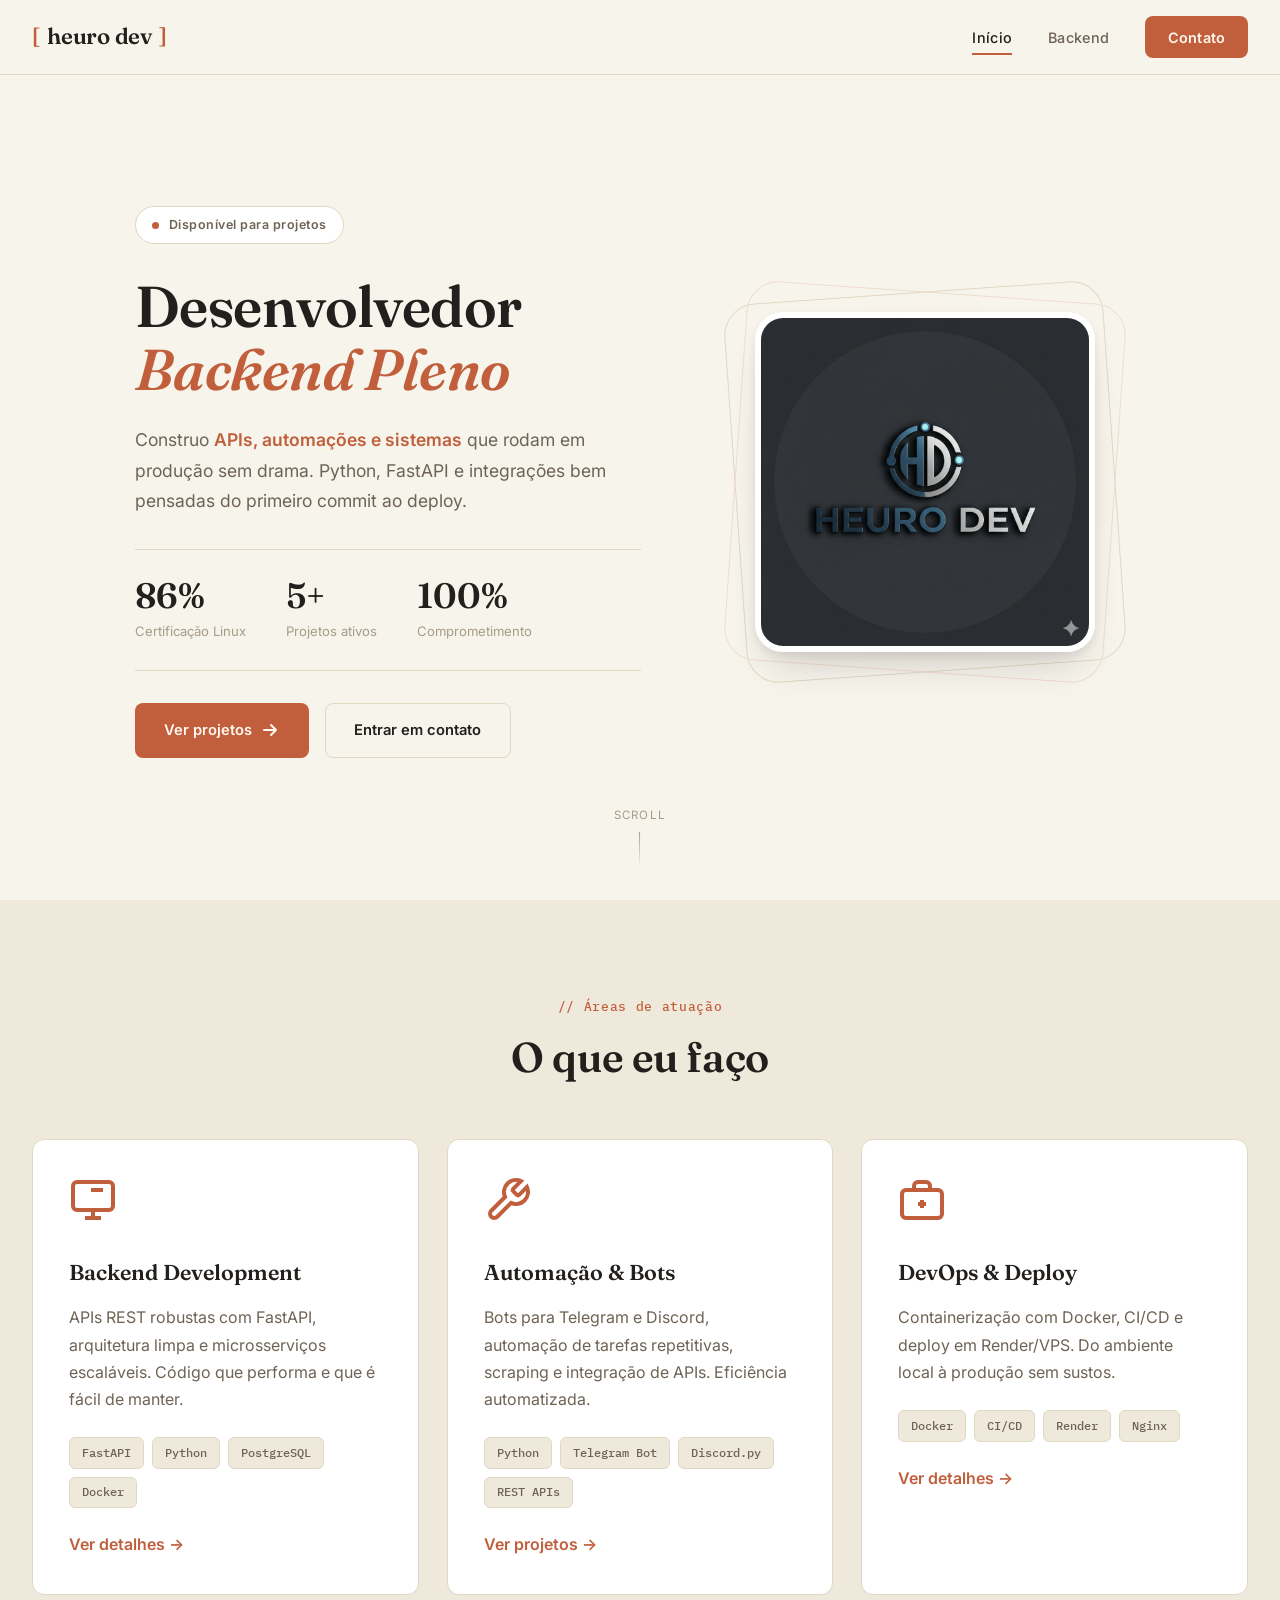
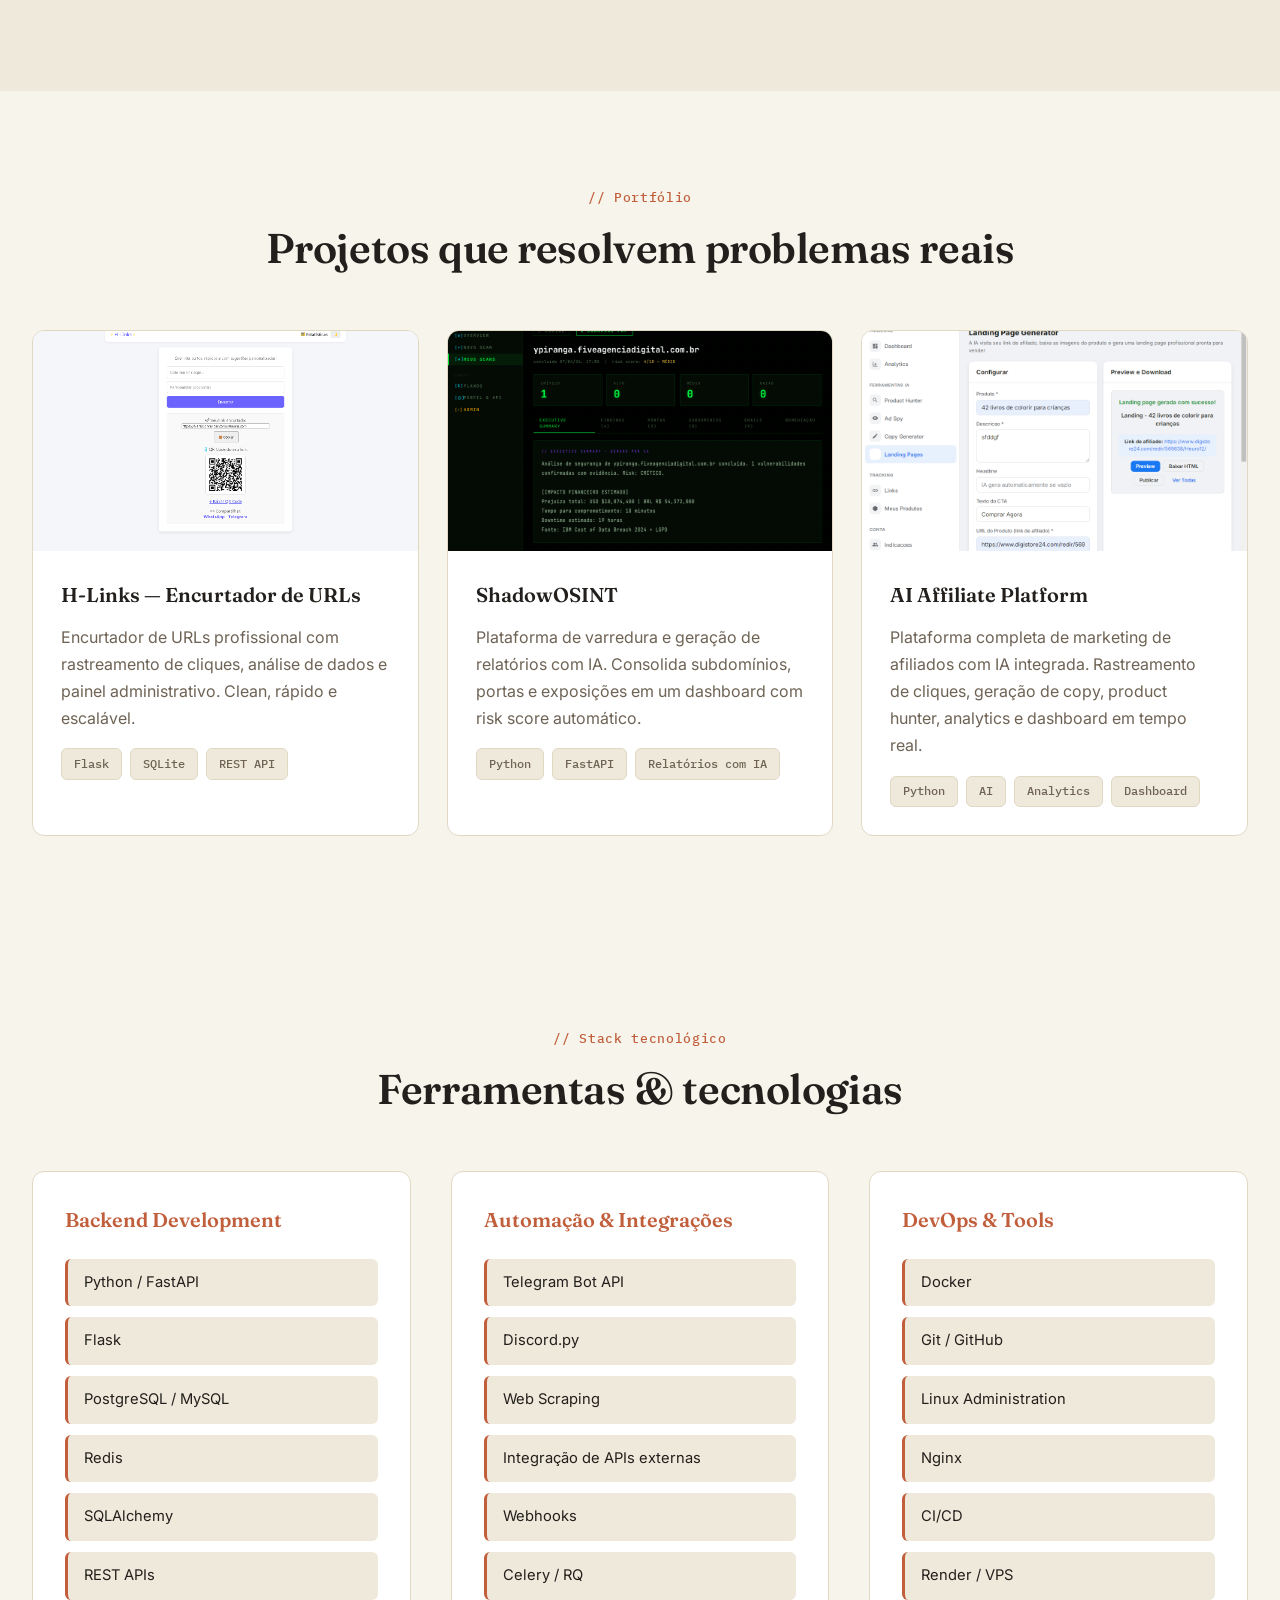
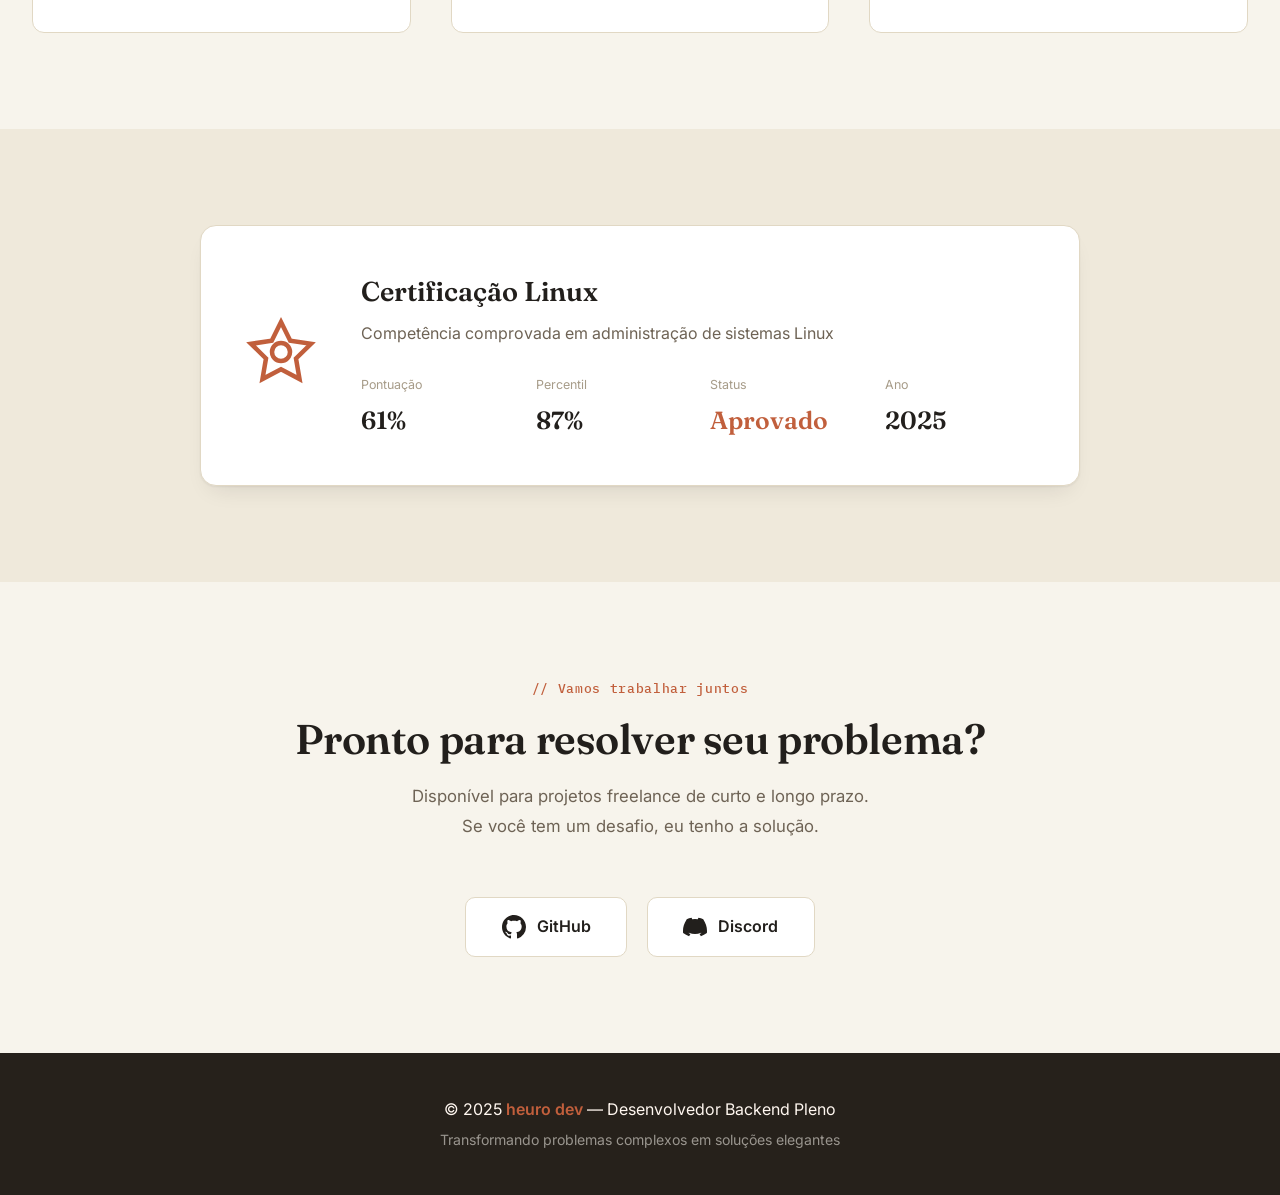
<file: index.html>
<!DOCTYPE html>
<html lang="pt-BR">
<head>
    <meta charset="UTF-8">
    <meta name="viewport" content="width=device-width, initial-scale=1.0">
    <title>Heuro Dev — Desenvolvedor Backend Pleno</title>
    <meta name="description" content="Desenvolvedor backend pleno especializado em Python, FastAPI e automação. APIs escaláveis, integrações e deploy de ponta a ponta.">
    <link rel="icon" type="image/svg+xml" href="favicon.svg">
    <link rel="icon" type="image/x-icon" href="favicon.ico">
    <link rel="apple-touch-icon" href="apple-touch-icon.png">
    <link rel="stylesheet" href="styles.css">
    <link rel="preconnect" href="https://fonts.googleapis.com">
    <link rel="preconnect" href="https://fonts.gstatic.com" crossorigin>
    <link href="https://fonts.googleapis.com/css2?family=Fraunces:ital,wght@0,500;0,600;0,700;1,500;1,600&family=Inter:wght@400;500;600;700&family=IBM+Plex+Mono:wght@400;500&display=swap" rel="stylesheet">
</head>
<body>

    <nav class="navbar">
        <div class="nav-container">
            <div class="nav-logo">
                <span class="logo-bracket">[</span>
                <span class="logo-text">heuro dev</span>
                <span class="logo-bracket">]</span>
            </div>
            <div class="nav-links">
                <a href="index.html" class="nav-link active">Início</a>
                <a href="backend.html" class="nav-link">Backend</a>
                <a href="#contact" class="nav-link nav-cta">Contato</a>
            </div>
            <div class="nav-toggle">
                <span></span>
                <span></span>
                <span></span>
            </div>
        </div>
    </nav>

    <section class="hero">
        <div class="hero-container">
            <div class="hero-content">
                <div class="hero-badge">
                    <span class="badge-pulse"></span>
                    Disponível para projetos
                </div>
                <h1 class="hero-title">
                    <span class="title-line">Desenvolvedor</span>
                    <span class="title-line title-gradient">Backend Pleno</span>
                </h1>
                <p class="hero-subtitle">
                    Construo <span class="highlight">APIs, automações e sistemas</span> que rodam em produção sem drama.
                    Python, FastAPI e integrações bem pensadas do primeiro commit ao deploy.
                </p>
                <div class="hero-stats">
                    <div class="stat-item">
                        <span class="stat-number">86%</span>
                        <span class="stat-label">Certificação Linux</span>
                    </div>
                    <div class="stat-item">
                        <span class="stat-number">5+</span>
                        <span class="stat-label">Projetos ativos</span>
                    </div>
                    <div class="stat-item">
                        <span class="stat-number">100%</span>
                        <span class="stat-label">Comprometimento</span>
                    </div>
                </div>
                <div class="hero-cta">
                    <a href="#projects" class="btn btn-primary">
                        <span>Ver projetos</span>
                        <svg width="20" height="20" viewBox="0 0 20 20" fill="none">
                            <path d="M4 10H16M16 10L11 5M16 10L11 15" stroke="currentColor" stroke-width="2" stroke-linecap="round" stroke-linejoin="round"/>
                        </svg>
                    </a>
                    <a href="#contact" class="btn btn-secondary">
                        <span>Entrar em contato</span>
                    </a>
                </div>
            </div>
            <div class="hero-image">
                <div class="image-glow"></div>
                <img src="hero-avatar.png" alt="Foto de Heuro" class="avatar-img">
                <div class="avatar-ring"></div>
                <div class="avatar-ring-2"></div>
            </div>
        </div>
        <div class="hero-scroll">
            <span>SCROLL</span>
            <div class="scroll-line"></div>
        </div>
    </section>

    <section class="expertise" id="expertise">
        <div class="container">
            <div class="section-header">
                <span class="section-tag">// Áreas de atuação</span>
                <h2 class="section-title">O que eu faço</h2>
            </div>
            <div class="expertise-grid">
                <div class="expertise-card">
                    <div class="card-icon">
                        <svg width="48" height="48" viewBox="0 0 24 24" fill="none" stroke="currentColor" stroke-width="2">
                            <rect x="2" y="3" width="20" height="14" rx="2"/>
                            <path d="M8 21H16"/>
                            <path d="M12 17V21"/>
                            <path d="M7 7H7.01"/>
                            <path d="M11 7H17"/>
                        </svg>
                    </div>
                    <h3 class="card-title">Backend Development</h3>
                    <p class="card-description">
                        APIs REST robustas com FastAPI, arquitetura limpa e microsserviços escaláveis.
                        Código que performa e que é fácil de manter.
                    </p>
                    <div class="card-tags">
                        <span class="tag">FastAPI</span>
                        <span class="tag">Python</span>
                        <span class="tag">PostgreSQL</span>
                        <span class="tag">Docker</span>
                    </div>
                    <a href="backend.html" class="card-link">
                        Ver detalhes →
                    </a>
                </div>

                <div class="expertise-card">
                    <div class="card-icon">
                        <svg width="48" height="48" viewBox="0 0 24 24" fill="none" stroke="currentColor" stroke-width="2">
                            <path d="M14.7 6.3a1 1 0 0 0 0 1.4l1.6 1.6a1 1 0 0 0 1.4 0l3.77-3.77a6 6 0 0 1-7.94 7.94l-6.91 6.91a2.12 2.12 0 0 1-3-3l6.91-6.91a6 6 0 0 1 7.94-7.94l-3.76 3.76z"/>
                        </svg>
                    </div>
                    <h3 class="card-title">Automação & Bots</h3>
                    <p class="card-description">
                        Bots para Telegram e Discord, automação de tarefas repetitivas, scraping
                        e integração de APIs. Eficiência automatizada.
                    </p>
                    <div class="card-tags">
                        <span class="tag">Python</span>
                        <span class="tag">Telegram Bot</span>
                        <span class="tag">Discord.py</span>
                        <span class="tag">REST APIs</span>
                    </div>
                    <a href="#projects" class="card-link">
                        Ver projetos →
                    </a>
                </div>

                <div class="expertise-card">
                    <div class="card-icon">
                        <svg width="48" height="48" viewBox="0 0 24 24" fill="none" stroke="currentColor" stroke-width="2">
                            <rect x="2" y="7" width="20" height="14" rx="2"/>
                            <path d="M16 7V5a2 2 0 00-2-2h-4a2 2 0 00-2 2v2"/>
                            <line x1="12" y1="12" x2="12" y2="16"/>
                            <line x1="10" y1="14" x2="14" y2="14"/>
                        </svg>
                    </div>
                    <h3 class="card-title">DevOps & Deploy</h3>
                    <p class="card-description">
                        Containerização com Docker, CI/CD e deploy em Render/VPS.
                        Do ambiente local à produção sem sustos.
                    </p>
                    <div class="card-tags">
                        <span class="tag">Docker</span>
                        <span class="tag">CI/CD</span>
                        <span class="tag">Render</span>
                        <span class="tag">Nginx</span>
                    </div>
                    <a href="backend.html" class="card-link">
                        Ver detalhes →
                    </a>
                </div>
            </div>
        </div>
    </section>

    <section class="projects" id="projects">
        <div class="container">
            <div class="section-header">
                <span class="section-tag">// Portfólio</span>
                <h2 class="section-title">Projetos que resolvem problemas reais</h2>
            </div>
            <div class="projects-grid">
                <div class="project-card">
                    <div class="project-image">
                        <img src="project-hlinks.png" alt="H-Links Project">
                        <div class="project-overlay">
                            <a href="https://h-links.onrender.com/" target="_blank" class="project-link">
                                Ver projeto
                            </a>
                        </div>
                    </div>
                    <div class="project-info">
                        <h3 class="project-title">H-Links — Encurtador de URLs</h3>
                        <p class="project-description">
                            Encurtador de URLs profissional com rastreamento de cliques,
                            análise de dados e painel administrativo. Clean, rápido e escalável.
                        </p>
                        <div class="project-tags">
                            <span class="tag">Flask</span>
                            <span class="tag">SQLite</span>
                            <span class="tag">REST API</span>
                        </div>
                    </div>
                </div>

                <div class="project-card">
                    <div class="project-image">
                        <img src="project-shadowosint.png" alt="ShadowOSINT Project">
                        <div class="project-overlay">
                            <a href="https://shadowosint.onrender.com" target="_blank" class="project-link">
                                Ver projeto
                            </a>
                        </div>
                    </div>
                    <div class="project-info">
                        <h3 class="project-title">ShadowOSINT</h3>
                        <p class="project-description">
                            Plataforma de varredura e geração de relatórios com IA. Consolida
                            subdomínios, portas e exposições em um dashboard com risk score automático.
                        </p>
                        <div class="project-tags">
                            <span class="tag">Python</span>
                            <span class="tag">FastAPI</span>
                            <span class="tag">Relatórios com IA</span>
                        </div>
                    </div>
                </div>

                <div class="project-card">
                    <div class="project-image">
                        <img src="project-aiaffiliate.png" alt="AI Affiliate Platform">
                        <div class="project-overlay">
                            <a href="https://ai-affiliate-platform-six6.onrender.com/" target="_blank" class="project-link">
                                Ver projeto
                            </a>
                        </div>
                    </div>
                    <div class="project-info">
                        <h3 class="project-title">AI Affiliate Platform</h3>
                        <p class="project-description">
                            Plataforma completa de marketing de afiliados com IA integrada.
                            Rastreamento de cliques, geração de copy, product hunter,
                            analytics e dashboard em tempo real.
                        </p>
                        <div class="project-tags">
                            <span class="tag">Python</span>
                            <span class="tag">AI</span>
                            <span class="tag">Analytics</span>
                            <span class="tag">Dashboard</span>
                        </div>
                    </div>
                </div>
            </div>
        </div>
    </section>

    <section class="skills">
        <div class="container">
            <div class="section-header">
                <span class="section-tag">// Stack tecnológico</span>
                <h2 class="section-title">Ferramentas & tecnologias</h2>
            </div>
            <div class="skills-categories">
                <div class="skill-category">
                    <h3 class="category-title">Backend Development</h3>
                    <div class="skill-list">
                        <div class="skill-item">Python / FastAPI</div>
                        <div class="skill-item">Flask</div>
                        <div class="skill-item">PostgreSQL / MySQL</div>
                        <div class="skill-item">Redis</div>
                        <div class="skill-item">SQLAlchemy</div>
                        <div class="skill-item">REST APIs</div>
                    </div>
                </div>

                <div class="skill-category">
                    <h3 class="category-title">Automação & Integrações</h3>
                    <div class="skill-list">
                        <div class="skill-item">Telegram Bot API</div>
                        <div class="skill-item">Discord.py</div>
                        <div class="skill-item">Web Scraping</div>
                        <div class="skill-item">Integração de APIs externas</div>
                        <div class="skill-item">Webhooks</div>
                        <div class="skill-item">Celery / RQ</div>
                    </div>
                </div>

                <div class="skill-category">
                    <h3 class="category-title">DevOps & Tools</h3>
                    <div class="skill-list">
                        <div class="skill-item">Docker</div>
                        <div class="skill-item">Git / GitHub</div>
                        <div class="skill-item">Linux Administration</div>
                        <div class="skill-item">Nginx</div>
                        <div class="skill-item">CI/CD</div>
                        <div class="skill-item">Render / VPS</div>
                    </div>
                </div>
            </div>
        </div>
    </section>

    <section class="certification">
        <div class="container">
            <div class="cert-card">
                <div class="cert-badge">
                    <svg width="72" height="72" viewBox="0 0 24 24" fill="none" stroke="currentColor" stroke-width="1.5">
                        <path d="M12 15a3 3 0 100-6 3 3 0 000 6z"/>
                        <path d="M12 2l3.09 6.26L22 9.27l-5 4.87 1.18 6.88L12 17.77l-6.18 3.25L7 14.14 2 9.27l6.91-1.01L12 2z"/>
                    </svg>
                </div>
                <div class="cert-info">
                    <h3 class="cert-title">Certificação Linux</h3>
                    <p class="cert-subtitle">Competência comprovada em administração de sistemas Linux</p>
                    <div class="cert-stats">
                        <div class="cert-stat">
                            <span class="cert-label">Pontuação</span>
                            <span class="cert-value">86%</span>
                        </div>
                        <div class="cert-stat">
                            <span class="cert-label">Percentil</span>
                            <span class="cert-value">87%</span>
                        </div>
                        <div class="cert-stat">
                            <span class="cert-label">Status</span>
                            <span class="cert-value cert-approved">Aprovado</span>
                        </div>
                        <div class="cert-stat">
                            <span class="cert-label">Ano</span>
                            <span class="cert-value">2025</span>
                        </div>
                    </div>
                </div>
            </div>
        </div>
    </section>

    <section class="contact" id="contact">
        <div class="container">
            <div class="section-header">
                <span class="section-tag">// Vamos trabalhar juntos</span>
                <h2 class="section-title">Pronto para resolver seu problema?</h2>
                <p class="section-description">
                    Disponível para projetos freelance de curto e longo prazo.<br>
                    Se você tem um desafio, eu tenho a solução.
                </p>
            </div>
            <div class="contact-cta">
                <a href="https://github.com/heuro12" target="_blank" class="contact-btn">
                    <svg width="24" height="24" viewBox="0 0 24 24" fill="currentColor">
                        <path d="M12 0C5.37 0 0 5.37 0 12c0 5.31 3.435 9.795 8.205 11.385.6.105.825-.255.825-.57 0-.285-.015-1.23-.015-2.235-3.015.555-3.795-.735-4.035-1.41-.135-.345-.72-1.41-1.23-1.695-.42-.225-1.02-.78-.015-.795.945-.015 1.62.87 1.845 1.23 1.08 1.815 2.805 1.305 3.495.99.105-.78.42-1.305.765-1.605-2.67-.3-5.46-1.335-5.46-5.925 0-1.305.465-2.385 1.23-3.225-.12-.3-.54-1.53.12-3.18 0 0 1.005-.315 3.3 1.23.96-.27 1.98-.405 3-.405s2.04.135 3 .405c2.295-1.56 3.3-1.23 3.3-1.23.66 1.65.24 2.88.12 3.18.765.84 1.23 1.905 1.23 3.225 0 4.605-2.805 5.625-5.475 5.925.435.375.81 1.095.81 2.22 0 1.605-.015 2.895-.015 3.3 0 .315.225.69.825.57A12.02 12.02 0 0024 12c0-6.63-5.37-12-12-12z"/>
                    </svg>
                    <span>GitHub</span>
                </a>
                <a href="https://discord.com/channels/@me/1477992252755284050" target="_blank" class="contact-btn">
                    <svg width="24" height="24" viewBox="0 0 24 24" fill="currentColor">
                        <path d="M20.317 4.37a19.79 19.79 0 00-4.885-1.515.074.074 0 00-.079.037c-.21.375-.444.864-.608 1.25a18.27 18.27 0 00-5.487 0 12.64 12.64 0 00-.617-1.25.077.077 0 00-.079-.037A19.74 19.74 0 003.677 4.37a.07.07 0 00-.032.027C.533 9.046-.32 13.58.099 18.057a.082.082 0 00.031.057 19.9 19.9 0 005.993 3.03.078.078 0 00.084-.028c.462-.63.874-1.295 1.226-1.994a.076.076 0 00-.041-.106 13.1 13.1 0 01-1.872-.892.077.077 0 01-.008-.128c.126-.094.252-.192.372-.291a.074.074 0 01.077-.01c3.928 1.793 8.18 1.793 12.061 0a.073.073 0 01.078.009c.12.099.246.198.373.292a.077.077 0 01-.006.128 12.3 12.3 0 01-1.873.891.076.076 0 00-.04.107c.36.698.772 1.362 1.225 1.993a.076.076 0 00.084.029 19.84 19.84 0 006.002-3.03.077.077 0 00.032-.055c.5-5.177-.838-9.674-3.549-13.66a.061.061 0 00-.031-.028z"/>
                    </svg>
                    <span>Discord</span>
                </a>
            </div>
        </div>
    </section>

    <footer class="footer">
        <div class="container">
            <div class="footer-content">
                <p class="footer-text">
                    © 2025 <span class="highlight">heuro dev</span> — Desenvolvedor Backend Pleno
                </p>
                <p class="footer-subtext">
                    Transformando problemas complexos em soluções elegantes
                </p>
            </div>
        </div>
    </footer>
    <script src="script.js"></script>
</body>
</html>
</file>
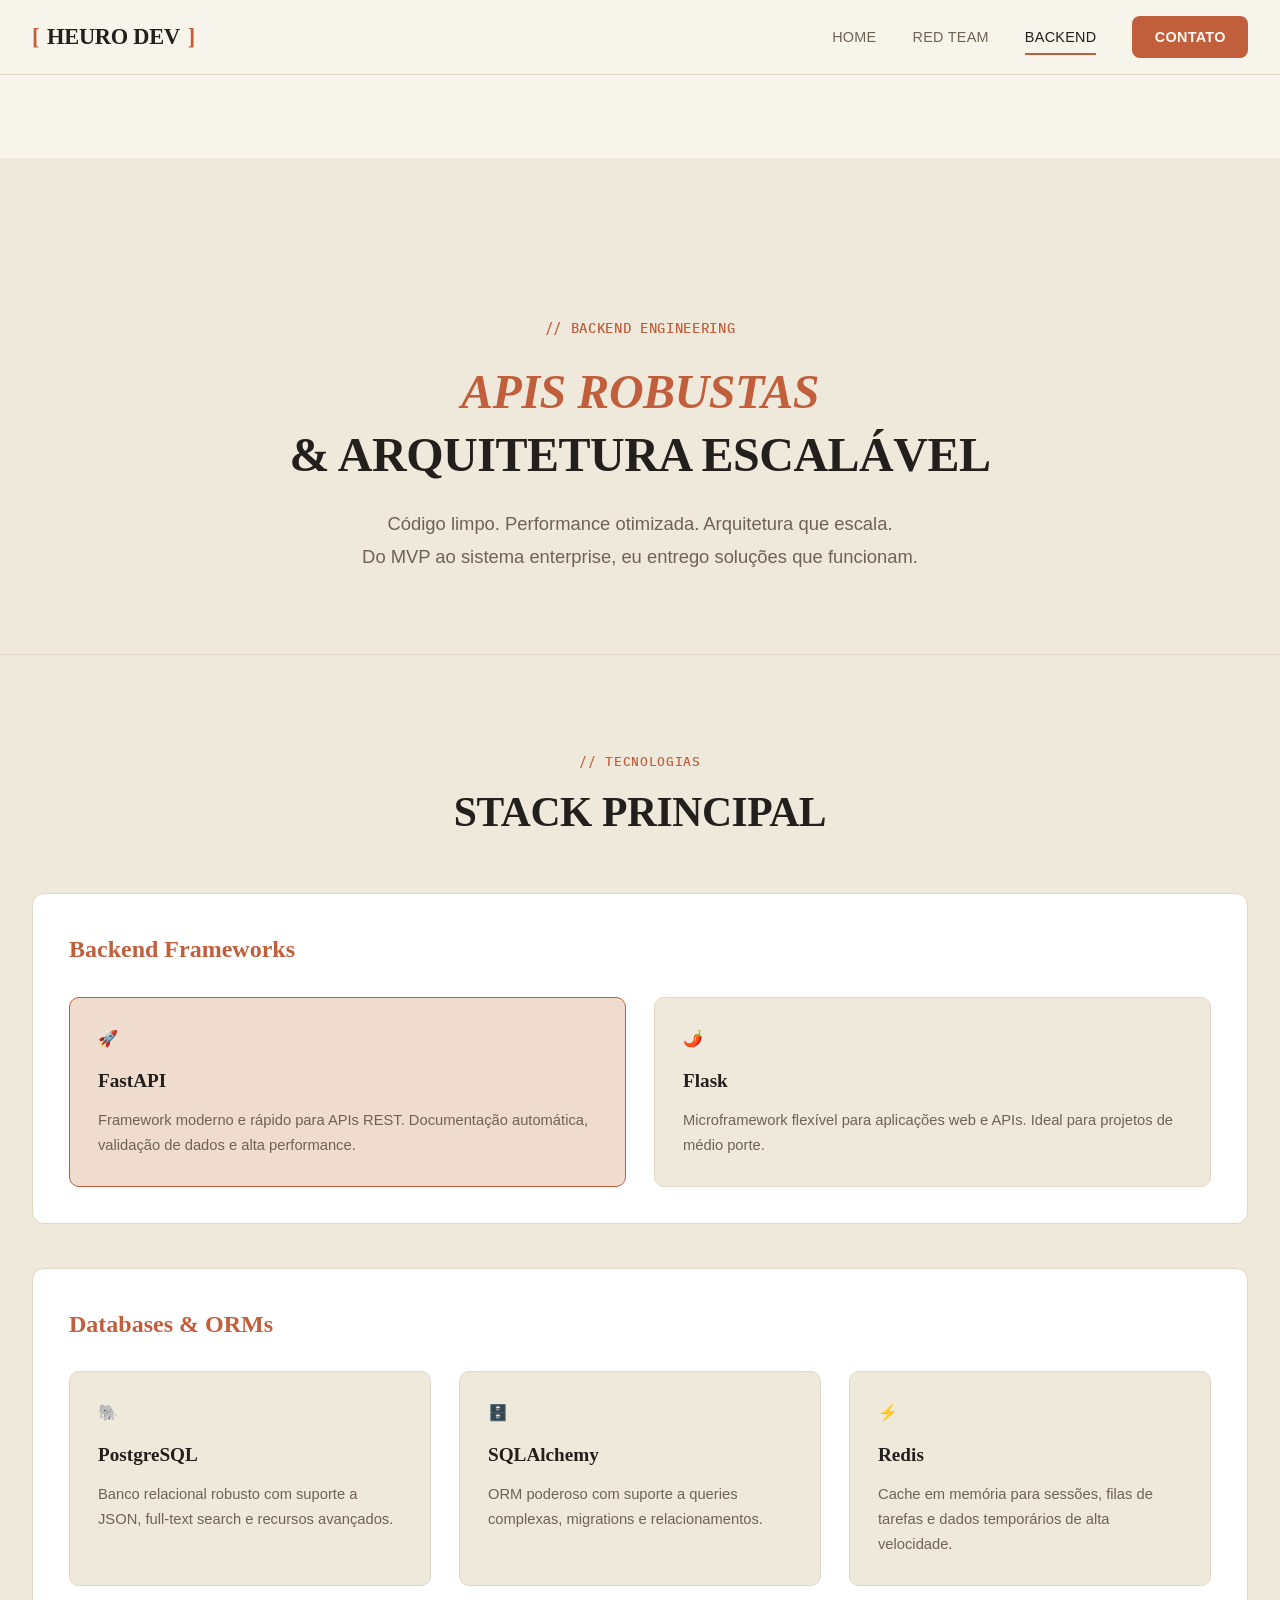
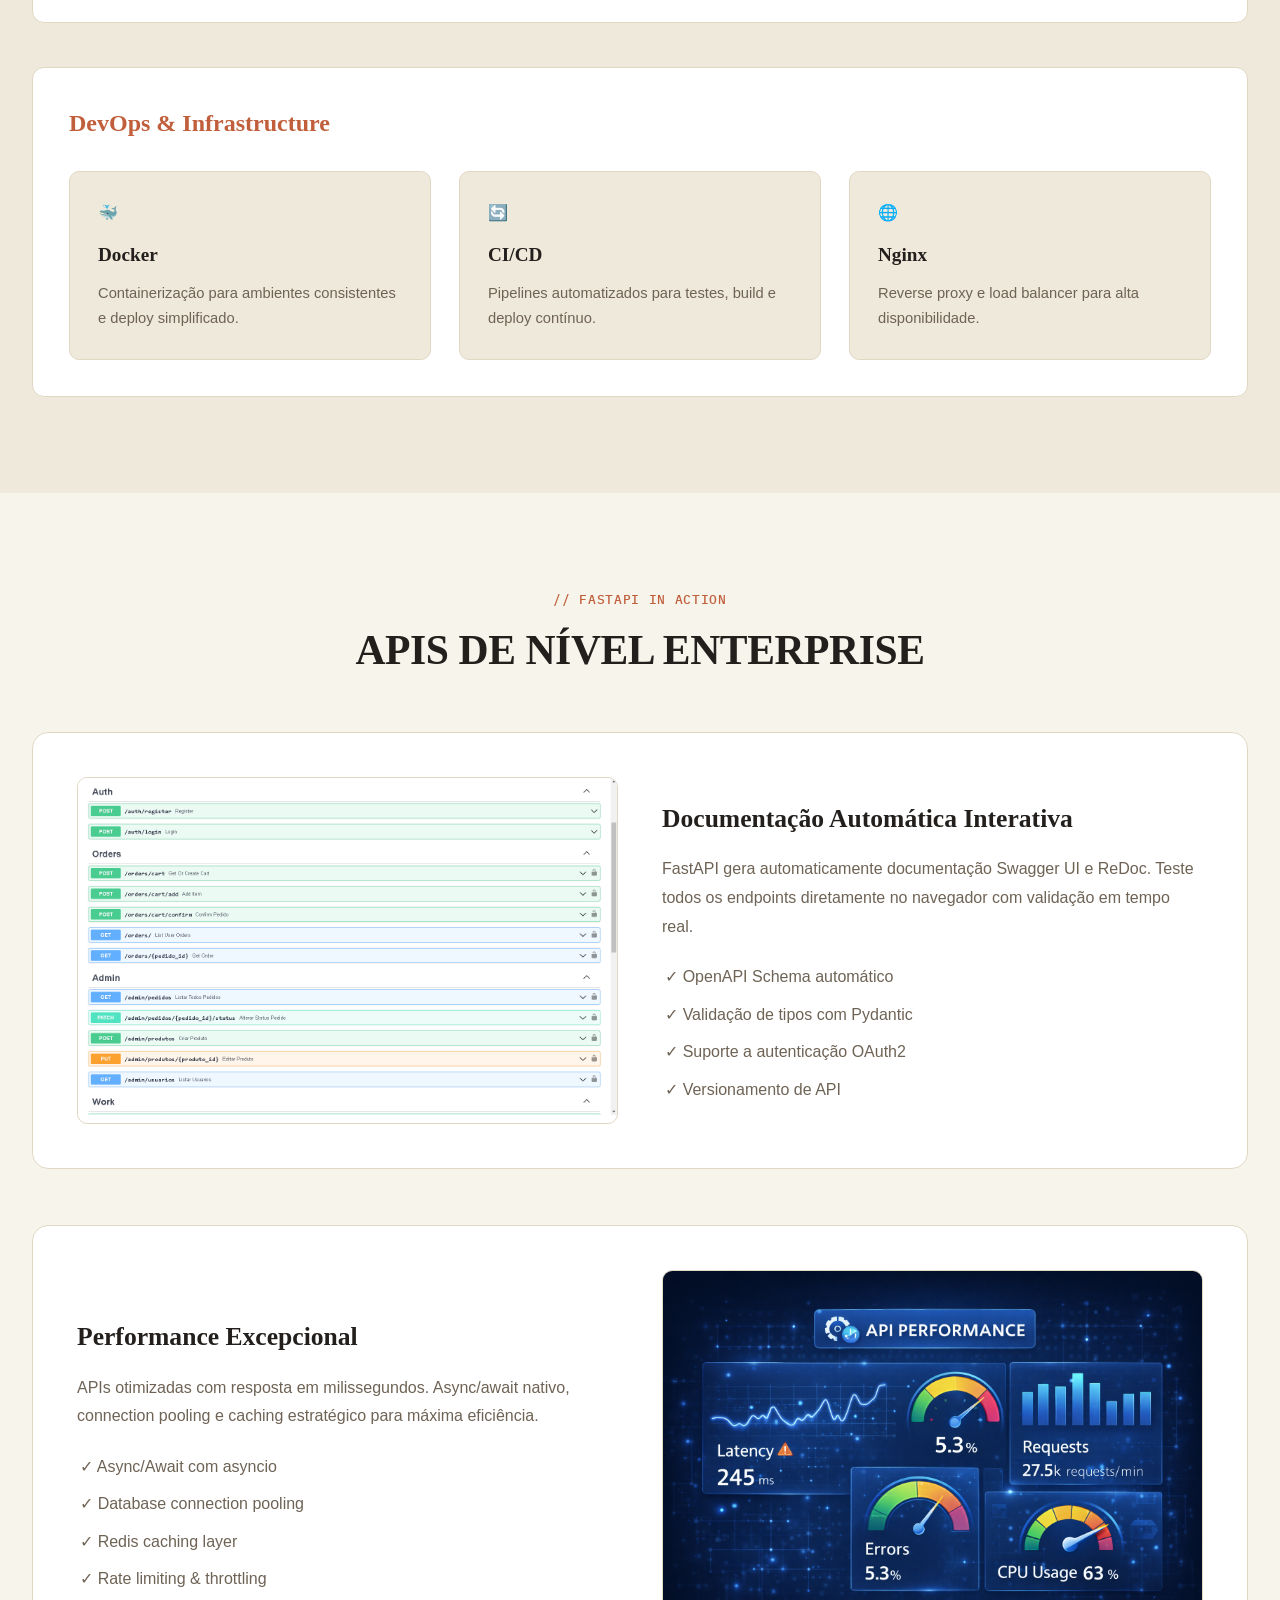
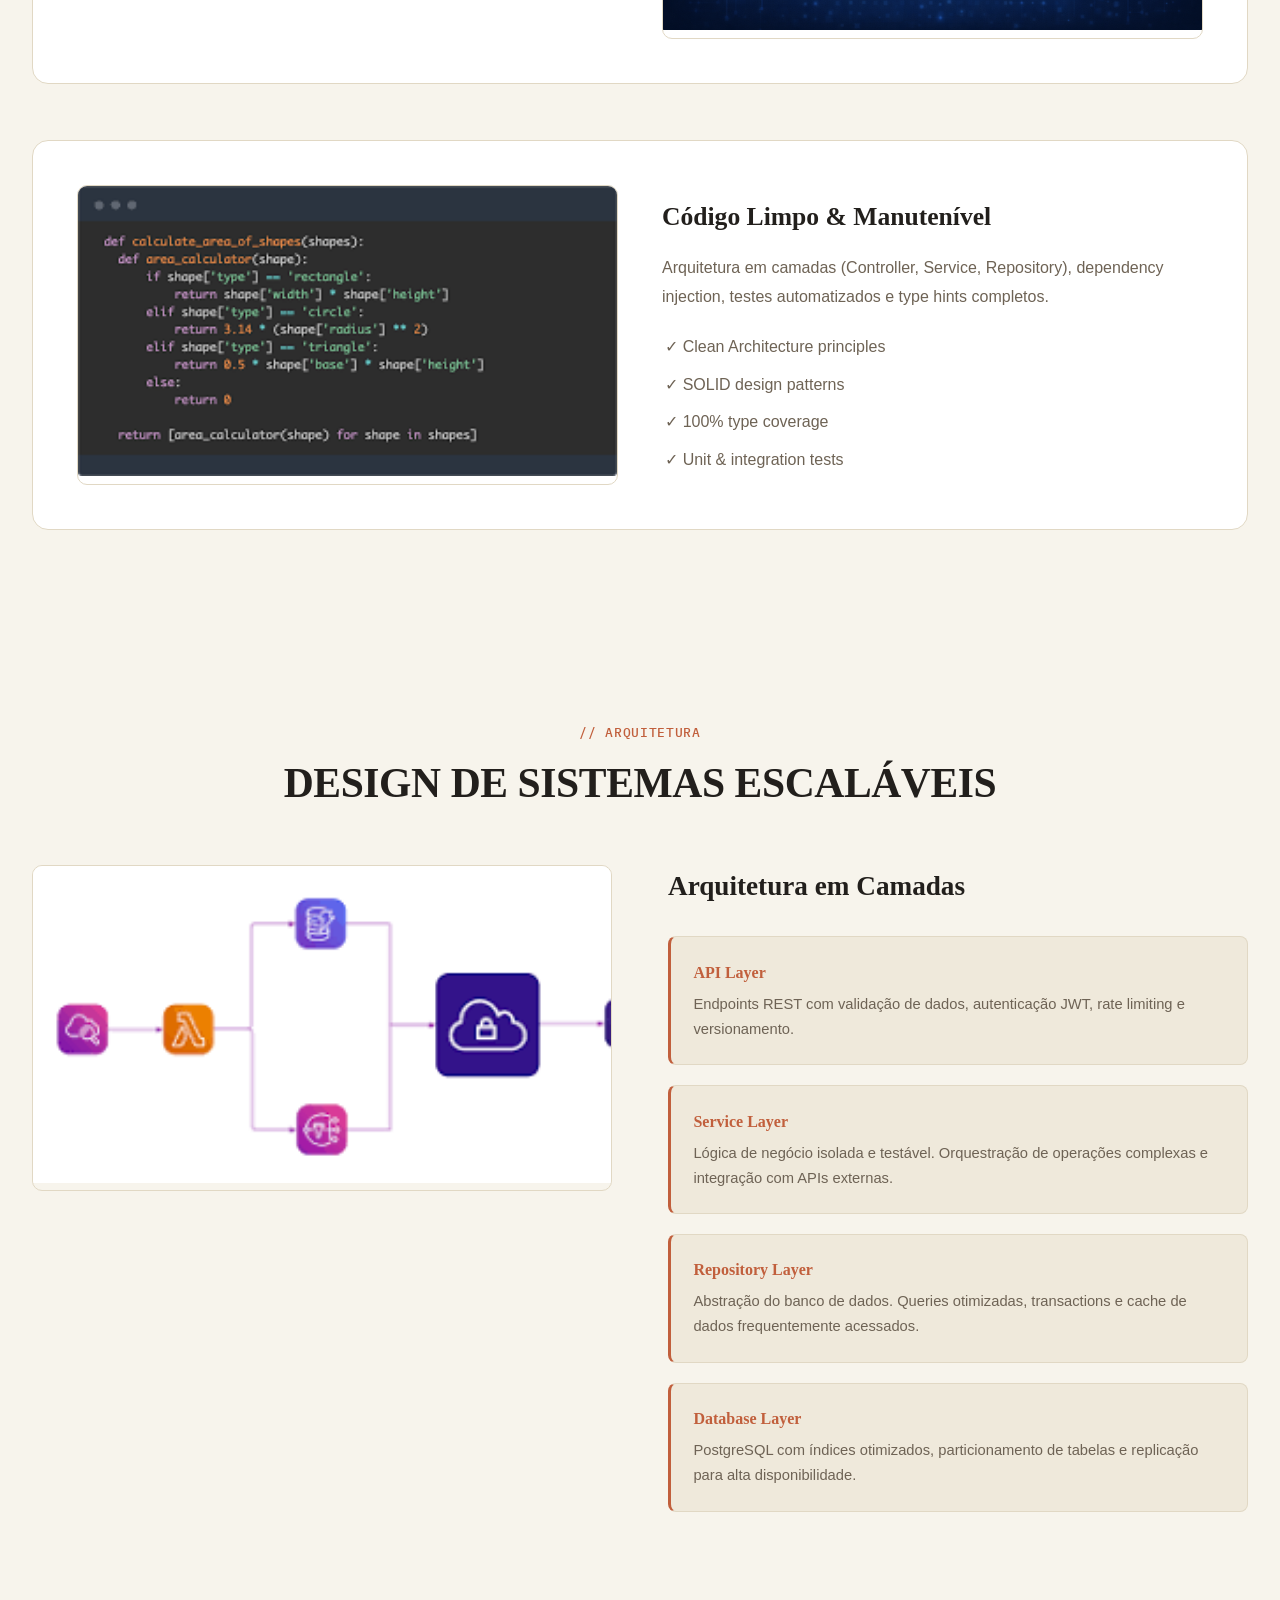
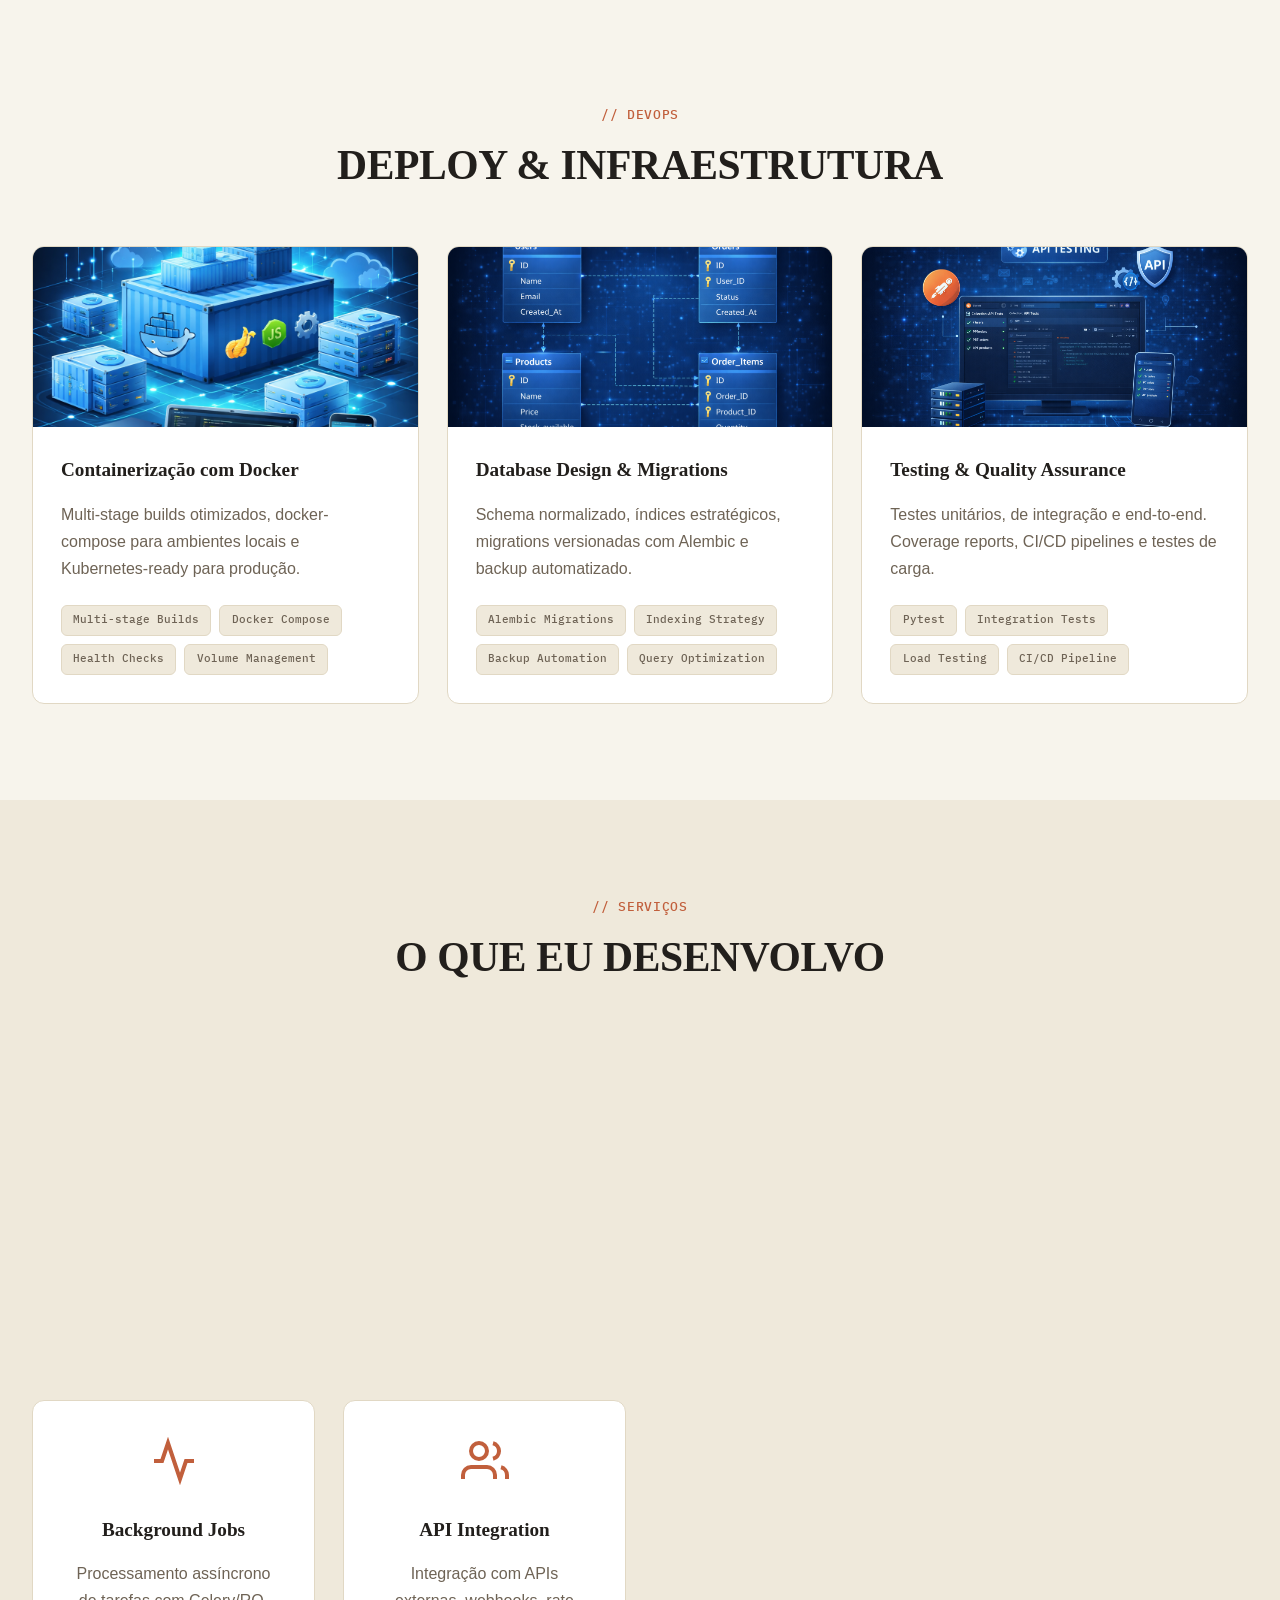
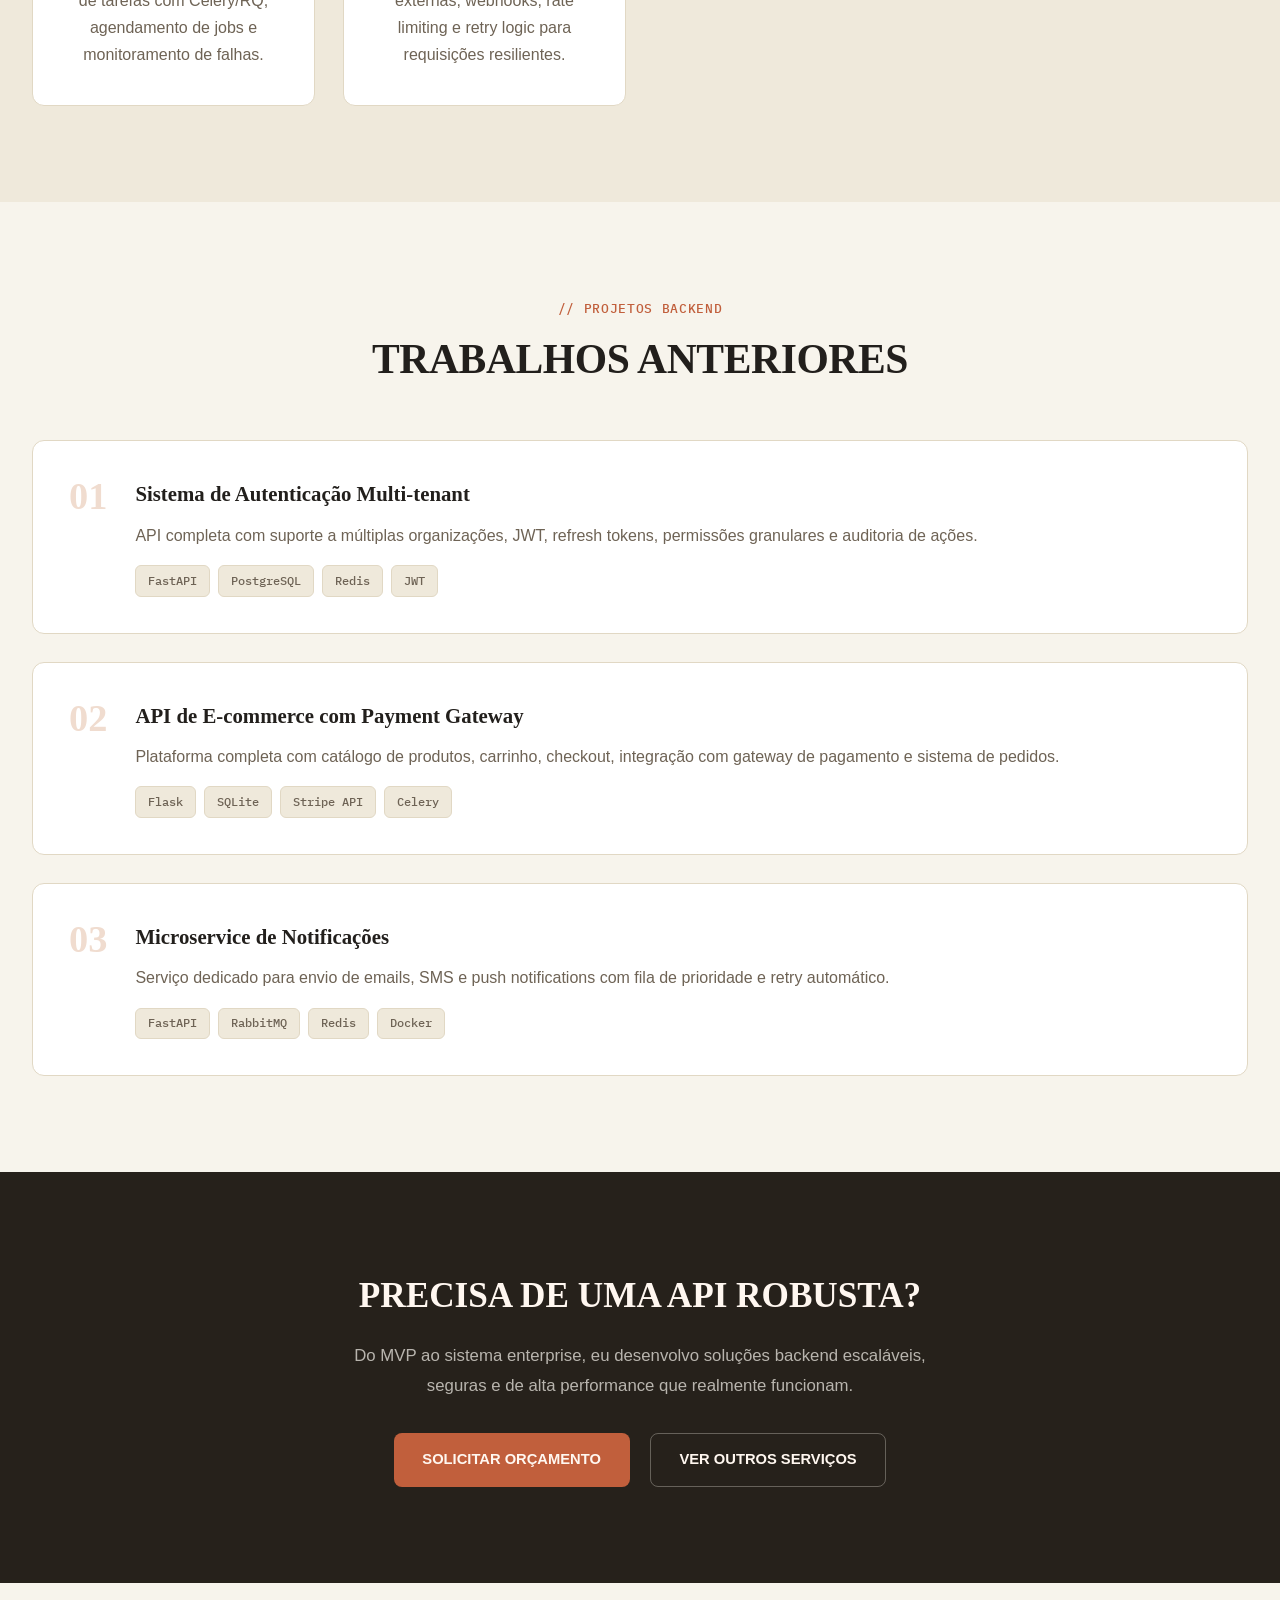
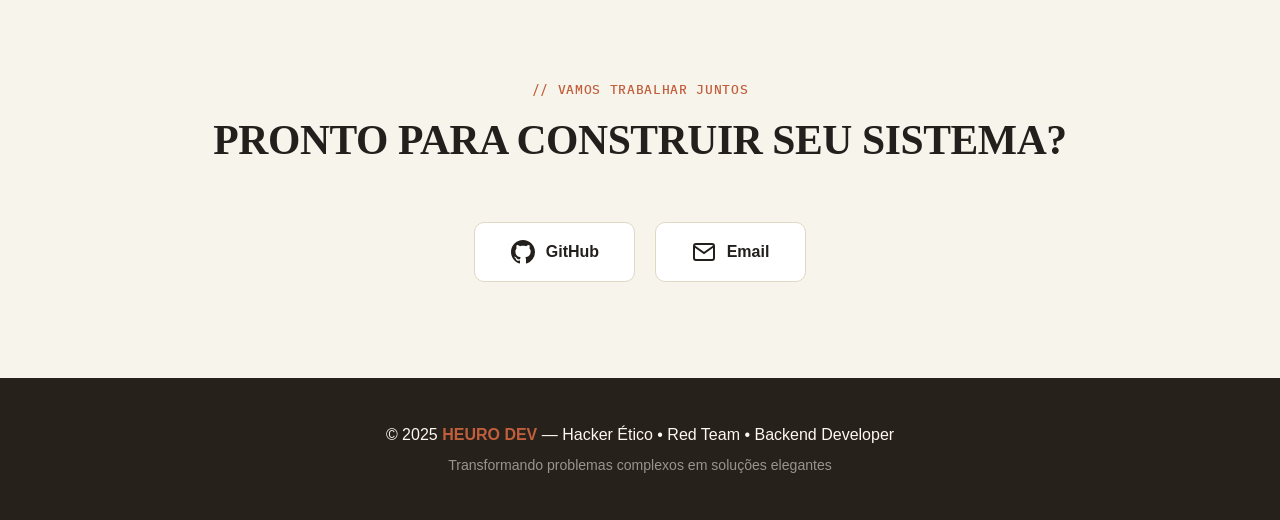
<file: Backend.html>
<!DOCTYPE html>
<html lang="pt-BR">
<head>
    <meta charset="UTF-8">
    <meta name="viewport" content="width=device-width, initial-scale=1.0">
    <title>Backend Development - Heuro</title>
    <link rel="stylesheet" href="styles.css">
    <link rel="preconnect" href="https://fonts.googleapis.com">
    <link rel="preconnect" href="https://fonts.gstatic.com" crossorigin>
    <link href="https://fonts.googleapis.com/css2?family=Orbitron:wght@400;500;700;900&family=IBM+Plex+Mono:wght@300;400;500;600&display=swap" rel="stylesheet">
</head>
<body>
 
    <canvas id="matrix-canvas"></canvas>

  
    <nav class="navbar">
        <div class="nav-container">
            <div class="nav-logo">
                <span class="logo-bracket">[</span>
                <span class="logo-text">HEURO DEV</span>
                <span class="logo-bracket">]</span>
            </div>
            <div class="nav-links">
                <a href="index.html" class="nav-link">HOME</a>
                <a href="redteam.html" class="nav-link">RED TEAM</a>
                <a href="backend.html" class="nav-link active">BACKEND</a>
                <a href="#contact" class="nav-link nav-cta">CONTATO</a>
            </div>
            <div class="nav-toggle">
                <span></span>
                <span></span>
                <span></span>
            </div>
        </div>
    </nav>

    
    <section class="page-hero">
        <div class="container">
            <div class="page-hero-content">
                <span class="page-tag">// BACKEND ENGINEERING</span>
                <h1 class="page-title">
                    <span class="title-gradient">APIS ROBUSTAS</span>
                    <span>& ARQUITETURA ESCALÁVEL</span>
                </h1>
                <p class="page-subtitle">
                    Código limpo. Performance otimizada. Arquitetura que escala.<br>
                    Do MVP ao sistema enterprise, eu entrego soluções que funcionam.
                </p>
            </div>
        </div>
    </section>

    
    <section class="tech-stack">
        <div class="container">
            <div class="section-header">
                <span class="section-tag">// TECNOLOGIAS</span>
                <h2 class="section-title">STACK PRINCIPAL</h2>
            </div>
            <div class="stack-showcase">
                <div class="stack-category">
                    <h3 class="stack-title">Backend Frameworks</h3>
                    <div class="stack-items">
                        <div class="stack-item featured">
                            <div class="stack-icon">🚀</div>
                            <h4>FastAPI</h4>
                            <p>Framework moderno e rápido para APIs REST. Documentação automática, validação de dados e alta performance.</p>
                        </div>
                        <div class="stack-item">
                            <div class="stack-icon">🌶️</div>
                            <h4>Flask</h4>
                            <p>Microframework flexível para aplicações web e APIs. Ideal para projetos de médio porte.</p>
                        </div>
                    </div>
                </div>

                <div class="stack-category">
                    <h3 class="stack-title">Databases & ORMs</h3>
                    <div class="stack-items">
                        <div class="stack-item">
                            <div class="stack-icon">🐘</div>
                            <h4>PostgreSQL</h4>
                            <p>Banco relacional robusto com suporte a JSON, full-text search e recursos avançados.</p>
                        </div>
                        <div class="stack-item">
                            <div class="stack-icon">🗄️</div>
                            <h4>SQLAlchemy</h4>
                            <p>ORM poderoso com suporte a queries complexas, migrations e relacionamentos.</p>
                        </div>
                        <div class="stack-item">
                            <div class="stack-icon">⚡</div>
                            <h4>Redis</h4>
                            <p>Cache em memória para sessões, filas de tarefas e dados temporários de alta velocidade.</p>
                        </div>
                    </div>
                </div>

                <div class="stack-category">
                    <h3 class="stack-title">DevOps & Infrastructure</h3>
                    <div class="stack-items">
                        <div class="stack-item">
                            <div class="stack-icon">🐳</div>
                            <h4>Docker</h4>
                            <p>Containerização para ambientes consistentes e deploy simplificado.</p>
                        </div>
                        <div class="stack-item">
                            <div class="stack-icon">🔄</div>
                            <h4>CI/CD</h4>
                            <p>Pipelines automatizados para testes, build e deploy contínuo.</p>
                        </div>
                        <div class="stack-item">
                            <div class="stack-icon">🌐</div>
                            <h4>Nginx</h4>
                            <p>Reverse proxy e load balancer para alta disponibilidade.</p>
                        </div>
                    </div>
                </div>
            </div>
        </div>
    </section>

  
    <section class="fastapi-showcase">
        <div class="container">
            <div class="section-header">
                <span class="section-tag">// FASTAPI IN ACTION</span>
                <h2 class="section-title">APIS DE NÍVEL ENTERPRISE</h2>
            </div>
            <div class="showcase-grid">
                <div class="showcase-card">
                    <div class="showcase-image">
                        <img src="fastapi-swagger.png" alt="FastAPI Swagger Documentation">
                    </div>
                    <div class="showcase-content">
                        <h3 class="showcase-title">Documentação Automática Interativa</h3>
                        <p class="showcase-description">
                            FastAPI gera automaticamente documentação Swagger UI e ReDoc. 
                            Teste todos os endpoints diretamente no navegador com validação em tempo real.
                        </p>
                        <ul class="showcase-features">
                            <li>✓ OpenAPI Schema automático</li>
                            <li>✓ Validação de tipos com Pydantic</li>
                            <li>✓ Suporte a autenticação OAuth2</li>
                            <li>✓ Versionamento de API</li>
                        </ul>
                    </div>
                </div>

                <div class="showcase-card reverse">
                    <div class="showcase-image">
                        <img src="api-performance.png" alt="API Performance Metrics">
                    </div>
                    <div class="showcase-content">
                        <h3 class="showcase-title">Performance Excepcional</h3>
                        <p class="showcase-description">
                            APIs otimizadas com resposta em milissegundos. Async/await nativo, 
                            connection pooling e caching estratégico para máxima eficiência.
                        </p>
                        <ul class="showcase-features">
                            <li>✓ Async/Await com asyncio</li>
                            <li>✓ Database connection pooling</li>
                            <li>✓ Redis caching layer</li>
                            <li>✓ Rate limiting & throttling</li>
                        </ul>
                    </div>
                </div>

                <div class="showcase-card">
                    <div class="showcase-image">
                        <img src="code-snippet.png" alt="Clean Code Example">
                    </div>
                    <div class="showcase-content">
                        <h3 class="showcase-title">Código Limpo & Manutenível</h3>
                        <p class="showcase-description">
                            Arquitetura em camadas (Controller, Service, Repository), 
                            dependency injection, testes automatizados e type hints completos.
                        </p>
                        <ul class="showcase-features">
                            <li>✓ Clean Architecture principles</li>
                            <li>✓ SOLID design patterns</li>
                            <li>✓ 100% type coverage</li>
                            <li>✓ Unit & integration tests</li>
                        </ul>
                    </div>
                </div>
            </div>
        </div>
    </section>

    <section class="architecture">
        <div class="container">
            <div class="section-header">
                <span class="section-tag">// ARQUITETURA</span>
                <h2 class="section-title">DESIGN DE SISTEMAS ESCALÁVEIS</h2>
            </div>
            <div class="architecture-content">
                <div class="architecture-diagram">
                    <img src="architecture-diagram.png" alt="System Architecture Diagram">
                </div>
                <div class="architecture-info">
                    <h3 class="architecture-title">Arquitetura em Camadas</h3>
                    <div class="architecture-layers">
                        <div class="layer-card">
                            <h4 class="layer-title">API Layer</h4>
                            <p class="layer-description">
                                Endpoints REST com validação de dados, autenticação JWT, 
                                rate limiting e versionamento.
                            </p>
                        </div>
                        <div class="layer-card">
                            <h4 class="layer-title">Service Layer</h4>
                            <p class="layer-description">
                                Lógica de negócio isolada e testável. Orquestração de operações 
                                complexas e integração com APIs externas.
                            </p>
                        </div>
                        <div class="layer-card">
                            <h4 class="layer-title">Repository Layer</h4>
                            <p class="layer-description">
                                Abstração do banco de dados. Queries otimizadas, transactions 
                                e cache de dados frequentemente acessados.
                            </p>
                        </div>
                        <div class="layer-card">
                            <h4 class="layer-title">Database Layer</h4>
                            <p class="layer-description">
                                PostgreSQL com índices otimizados, particionamento de tabelas 
                                e replicação para alta disponibilidade.
                            </p>
                        </div>
                    </div>
                </div>
            </div>
        </div>
    </section>

    <section class="devops">
        <div class="container">
            <div class="section-header">
                <span class="section-tag">// DEVOPS</span>
                <h2 class="section-title">DEPLOY & INFRAESTRUTURA</h2>
            </div>
            <div class="devops-grid">
                <div class="devops-card">
                    <div class="devops-image">
                        <img src="docker-containers.png" alt="Docker Containers">
                    </div>
                    <div class="devops-content">
                        <h3 class="devops-title">Containerização com Docker</h3>
                        <p class="devops-description">
                            Multi-stage builds otimizados, docker-compose para ambientes locais 
                            e Kubernetes-ready para produção.
                        </p>
                        <div class="devops-features">
                            <span class="feature-badge">Multi-stage Builds</span>
                            <span class="feature-badge">Docker Compose</span>
                            <span class="feature-badge">Health Checks</span>
                            <span class="feature-badge">Volume Management</span>
                        </div>
                    </div>
                </div>

                <div class="devops-card">
                    <div class="devops-image">
                        <img src="database-schema.png" alt="Database Schema">
                    </div>
                    <div class="devops-content">
                        <h3 class="devops-title">Database Design & Migrations</h3>
                        <p class="devops-description">
                            Schema normalizado, índices estratégicos, migrations versionadas com Alembic 
                            e backup automatizado.
                        </p>
                        <div class="devops-features">
                            <span class="feature-badge">Alembic Migrations</span>
                            <span class="feature-badge">Indexing Strategy</span>
                            <span class="feature-badge">Backup Automation</span>
                            <span class="feature-badge">Query Optimization</span>
                        </div>
                    </div>
                </div>

                <div class="devops-card">
                    <div class="devops-image">
                        <img src="postman-tests.png" alt="API Testing">
                    </div>
                    <div class="devops-content">
                        <h3 class="devops-title">Testing & Quality Assurance</h3>
                        <p class="devops-description">
                            Testes unitários, de integração e end-to-end. Coverage reports, 
                            CI/CD pipelines e testes de carga.
                        </p>
                        <div class="devops-features">
                            <span class="feature-badge">Pytest</span>
                            <span class="feature-badge">Integration Tests</span>
                            <span class="feature-badge">Load Testing</span>
                            <span class="feature-badge">CI/CD Pipeline</span>
                        </div>
                    </div>
                </div>
            </div>
        </div>
    </section>

    
    <section class="services">
        <div class="container">
            <div class="section-header">
                <span class="section-tag">// SERVIÇOS</span>
                <h2 class="section-title">O QUE EU DESENVOLVO</h2>
            </div>
            <div class="services-grid">
                <div class="service-card">
                    <div class="service-icon">
                        <svg width="48" height="48" viewBox="0 0 24 24" fill="none" stroke="currentColor" stroke-width="2">
                            <path d="M21 16V8a2 2 0 00-1-1.73l-7-4a2 2 0 00-2 0l-7 4A2 2 0 003 8v8a2 2 0 001 1.73l7 4a2 2 0 002 0l7-4A2 2 0 0021 16z"/>
                            <polyline points="3.27 6.96 12 12.01 20.73 6.96"/>
                            <line x1="12" y1="22.08" x2="12" y2="12"/>
                        </svg>
                    </div>
                    <h3 class="service-title">REST APIs</h3>
                    <p class="service-description">
                        APIs RESTful completas com autenticação, autorização, validação, 
                        documentação interativa e versionamento.
                    </p>
                </div>

                <div class="service-card">
                    <div class="service-icon">
                        <svg width="48" height="48" viewBox="0 0 24 24" fill="none" stroke="currentColor" stroke-width="2">
                            <circle cx="12" cy="12" r="10"/>
                            <path d="M12 2a15.3 15.3 0 014 10 15.3 15.3 0 01-4 10 15.3 15.3 0 01-4-10 15.3 15.3 0 014-10z"/>
                            <line x1="2" y1="12" x2="22" y2="12"/>
                        </svg>
                    </div>
                    <h3 class="service-title">Microservices</h3>
                    <p class="service-description">
                        Arquitetura de microsserviços com comunicação via REST/gRPC, 
                        service discovery e circuit breakers.
                    </p>
                </div>

                <div class="service-card">
                    <div class="service-icon">
                        <svg width="48" height="48" viewBox="0 0 24 24" fill="none" stroke="currentColor" stroke-width="2">
                            <path d="M14 2H6a2 2 0 00-2 2v16a2 2 0 002 2h12a2 2 0 002-2V8z"/>
                            <polyline points="14 2 14 8 20 8"/>
                            <line x1="12" y1="18" x2="12" y2="12"/>
                            <line x1="9" y1="15" x2="15" y2="15"/>
                        </svg>
                    </div>
                    <h3 class="service-title">CRUD Systems</h3>
                    <p class="service-description">
                        Sistemas completos de gerenciamento com autenticação, 
                        autorização baseada em roles e auditoria de ações.
                    </p>
                </div>

                <div class="service-card">
                    <div class="service-icon">
                        <svg width="48" height="48" viewBox="0 0 24 24" fill="none" stroke="currentColor" stroke-width="2">
                            <path d="M12 22s8-4 8-10V5l-8-3-8 3v7c0 6 8 10 8 10z"/>
                        </svg>
                    </div>
                    <h3 class="service-title">Authentication Systems</h3>
                    <p class="service-description">
                        Sistemas de autenticação seguros com JWT, OAuth2, 
                        refresh tokens e proteção contra ataques comuns.
                    </p>
                </div>

                <div class="service-card">
                    <div class="service-icon">
                        <svg width="48" height="48" viewBox="0 0 24 24" fill="none" stroke="currentColor" stroke-width="2">
                            <polyline points="22 12 18 12 15 21 9 3 6 12 2 12"/>
                        </svg>
                    </div>
                    <h3 class="service-title">Background Jobs</h3>
                    <p class="service-description">
                        Processamento assíncrono de tarefas com Celery/RQ, 
                        agendamento de jobs e monitoramento de falhas.
                    </p>
                </div>

                <div class="service-card">
                    <div class="service-icon">
                        <svg width="48" height="48" viewBox="0 0 24 24" fill="none" stroke="currentColor" stroke-width="2">
                            <path d="M17 21v-2a4 4 0 00-4-4H5a4 4 0 00-4 4v2"/>
                            <circle cx="9" cy="7" r="4"/>
                            <path d="M23 21v-2a4 4 0 00-3-3.87"/>
                            <path d="M16 3.13a4 4 0 010 7.75"/>
                        </svg>
                    </div>
                    <h3 class="service-title">API Integration</h3>
                    <p class="service-description">
                        Integração com APIs externas, webhooks, rate limiting 
                        e retry logic para requisições resilientes.
                    </p>
                </div>
            </div>
        </div>
    </section>

    <section class="backend-projects">
        <div class="container">
            <div class="section-header">
                <span class="section-tag">// PROJETOS BACKEND</span>
                <h2 class="section-title">TRABALHOS ANTERIORES</h2>
            </div>
            <div class="backend-projects-list">
                <div class="backend-project">
                    <div class="project-number">01</div>
                    <div class="project-details">
                        <h3 class="project-name">Sistema de Autenticação Multi-tenant</h3>
                        <p class="project-desc">
                            API completa com suporte a múltiplas organizações, JWT, refresh tokens, 
                            permissões granulares e auditoria de ações.
                        </p>
                        <div class="project-tech">
                            <span class="tech-tag">FastAPI</span>
                            <span class="tech-tag">PostgreSQL</span>
                            <span class="tech-tag">Redis</span>
                            <span class="tech-tag">JWT</span>
                        </div>
                    </div>
                </div>

                <div class="backend-project">
                    <div class="project-number">02</div>
                    <div class="project-details">
                        <h3 class="project-name">API de E-commerce com Payment Gateway</h3>
                        <p class="project-desc">
                            Plataforma completa com catálogo de produtos, carrinho, checkout, 
                            integração com gateway de pagamento e sistema de pedidos.
                        </p>
                        <div class="project-tech">
                            <span class="tech-tag">Flask</span>
                            <span class="tech-tag">SQLite</span>
                            <span class="tech-tag">Stripe API</span>
                            <span class="tech-tag">Celery</span>
                        </div>
                    </div>
                </div>

                <div class="backend-project">
                    <div class="project-number">03</div>
                    <div class="project-details">
                        <h3 class="project-name">Microservice de Notificações</h3>
                        <p class="project-desc">
                            Serviço dedicado para envio de emails, SMS e push notifications 
                            com fila de prioridade e retry automático.
                        </p>
                        <div class="project-tech">
                            <span class="tech-tag">FastAPI</span>
                            <span class="tech-tag">RabbitMQ</span>
                            <span class="tech-tag">Redis</span>
                            <span class="tech-tag">Docker</span>
                        </div>
                    </div>
                </div>
            </div>
        </div>
    </section>

    
    <section class="cta-section">
        <div class="container">
            <div class="cta-content">
                <h2 class="cta-title">PRECISA DE UMA API ROBUSTA?</h2>
                <p class="cta-description">
                    Do MVP ao sistema enterprise, eu desenvolvo soluções backend escaláveis,<br>
                    seguras e de alta performance que realmente funcionam.
                </p>
                <div class="cta-buttons">
                    <a href="#contact" class="btn btn-primary">
                        <span>SOLICITAR ORÇAMENTO</span>
                    </a>
                    <a href="index.html" class="btn btn-secondary">
                        <span>VER OUTROS SERVIÇOS</span>
                    </a>
                </div>
            </div>
        </div>
    </section>

    
    <section class="contact" id="contact">
        <div class="container">
            <div class="section-header">
                <span class="section-tag">// VAMOS TRABALHAR JUNTOS</span>
                <h2 class="section-title">PRONTO PARA CONSTRUIR SEU SISTEMA?</h2>
            </div>
            <div class="contact-cta">
                <a href="https://github.com/heuro12" target="_blank" class="contact-btn">
                    <svg width="24" height="24" viewBox="0 0 24 24" fill="currentColor">
                        <path d="M12 0C5.37 0 0 5.37 0 12c0 5.31 3.435 9.795 8.205 11.385.6.105.825-.255.825-.57 0-.285-.015-1.23-.015-2.235-3.015.555-3.795-.735-4.035-1.41-.135-.345-.72-1.41-1.23-1.695-.42-.225-1.02-.78-.015-.795.945-.015 1.62.87 1.845 1.23 1.08 1.815 2.805 1.305 3.495.99.105-.78.42-1.305.765-1.605-2.67-.3-5.46-1.335-5.46-5.925 0-1.305.465-2.385 1.23-3.225-.12-.3-.54-1.53.12-3.18 0 0 1.005-.315 3.3 1.23.96-.27 1.98-.405 3-.405s2.04.135 3 .405c2.295-1.56 3.3-1.23 3.3-1.23.66 1.65.24 2.88.12 3.18.765.84 1.23 1.905 1.23 3.225 0 4.605-2.805 5.625-5.475 5.925.435.375.81 1.095.81 2.22 0 1.605-.015 2.895-.015 3.3 0 .315.225.69.825.57A12.02 12.02 0 0024 12c0-6.63-5.37-12-12-12z"/>
                    </svg>
                    <span>GitHub</span>
                </a>
                <a href="/cdn-cgi/l/email-protection#11797464637e777a51767c70787d3f727e7c" class="contact-btn">
                    <svg width="24" height="24" viewBox="0 0 24 24" fill="none" stroke="currentColor" stroke-width="2">
                        <path d="M4 4h16c1.1 0 2 .9 2 2v12c0 1.1-.9 2-2 2H4c-1.1 0-2-.9-2-2V6c0-1.1.9-2 2-2z"/>
                        <polyline points="22,6 12,13 2,6"/>
                    </svg>
                    <span>Email</span>
                </a>
            </div>
        </div>
    </section>

   
    <footer class="footer">
        <div class="container">
            <div class="footer-content">
                <p class="footer-text">
                    © 2025 <span class="highlight">HEURO DEV</span> — Hacker Ético • Red Team • Backend Developer
                </p>
                <p class="footer-subtext">
                    Transformando problemas complexos em soluções elegantes
                </p>
            </div>
        </div>
    </footer>
    <script src="security.js"></script>
    <script src="script.js"></script>
</body>
</html>
</file>
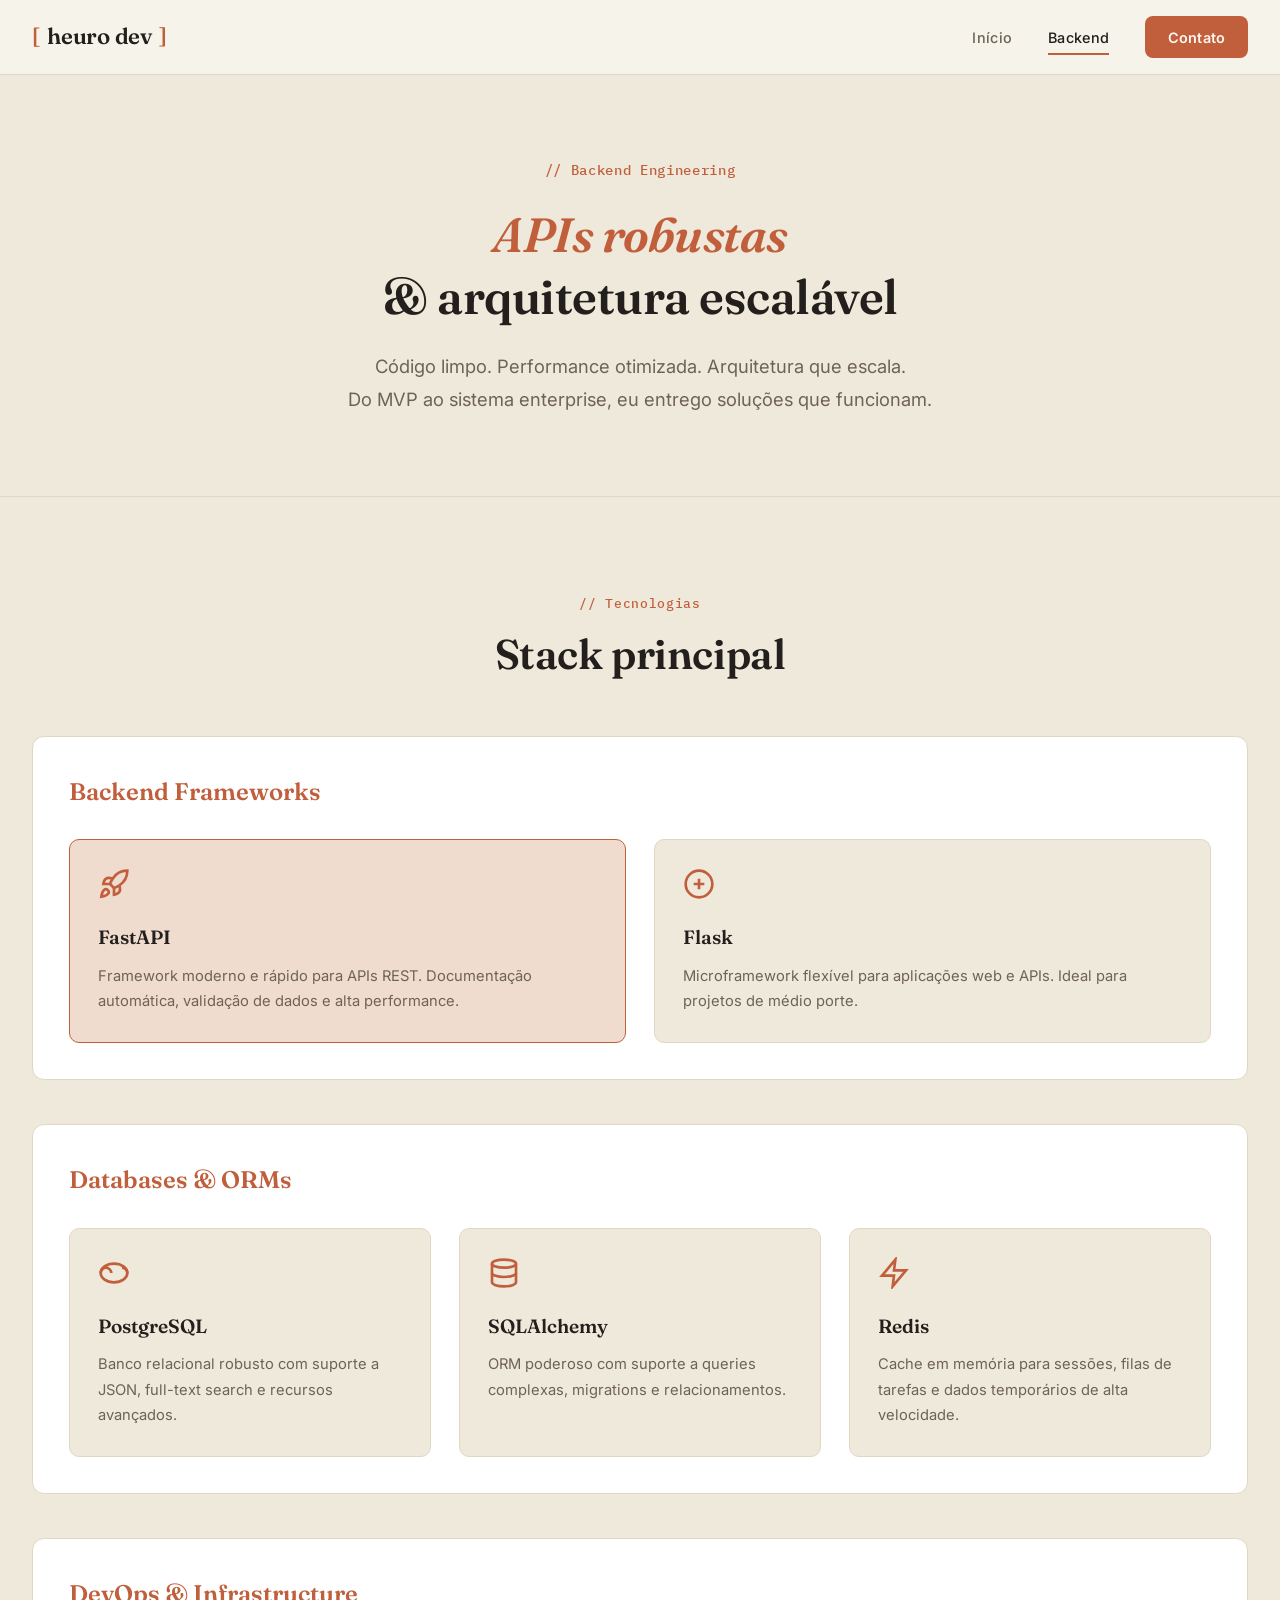
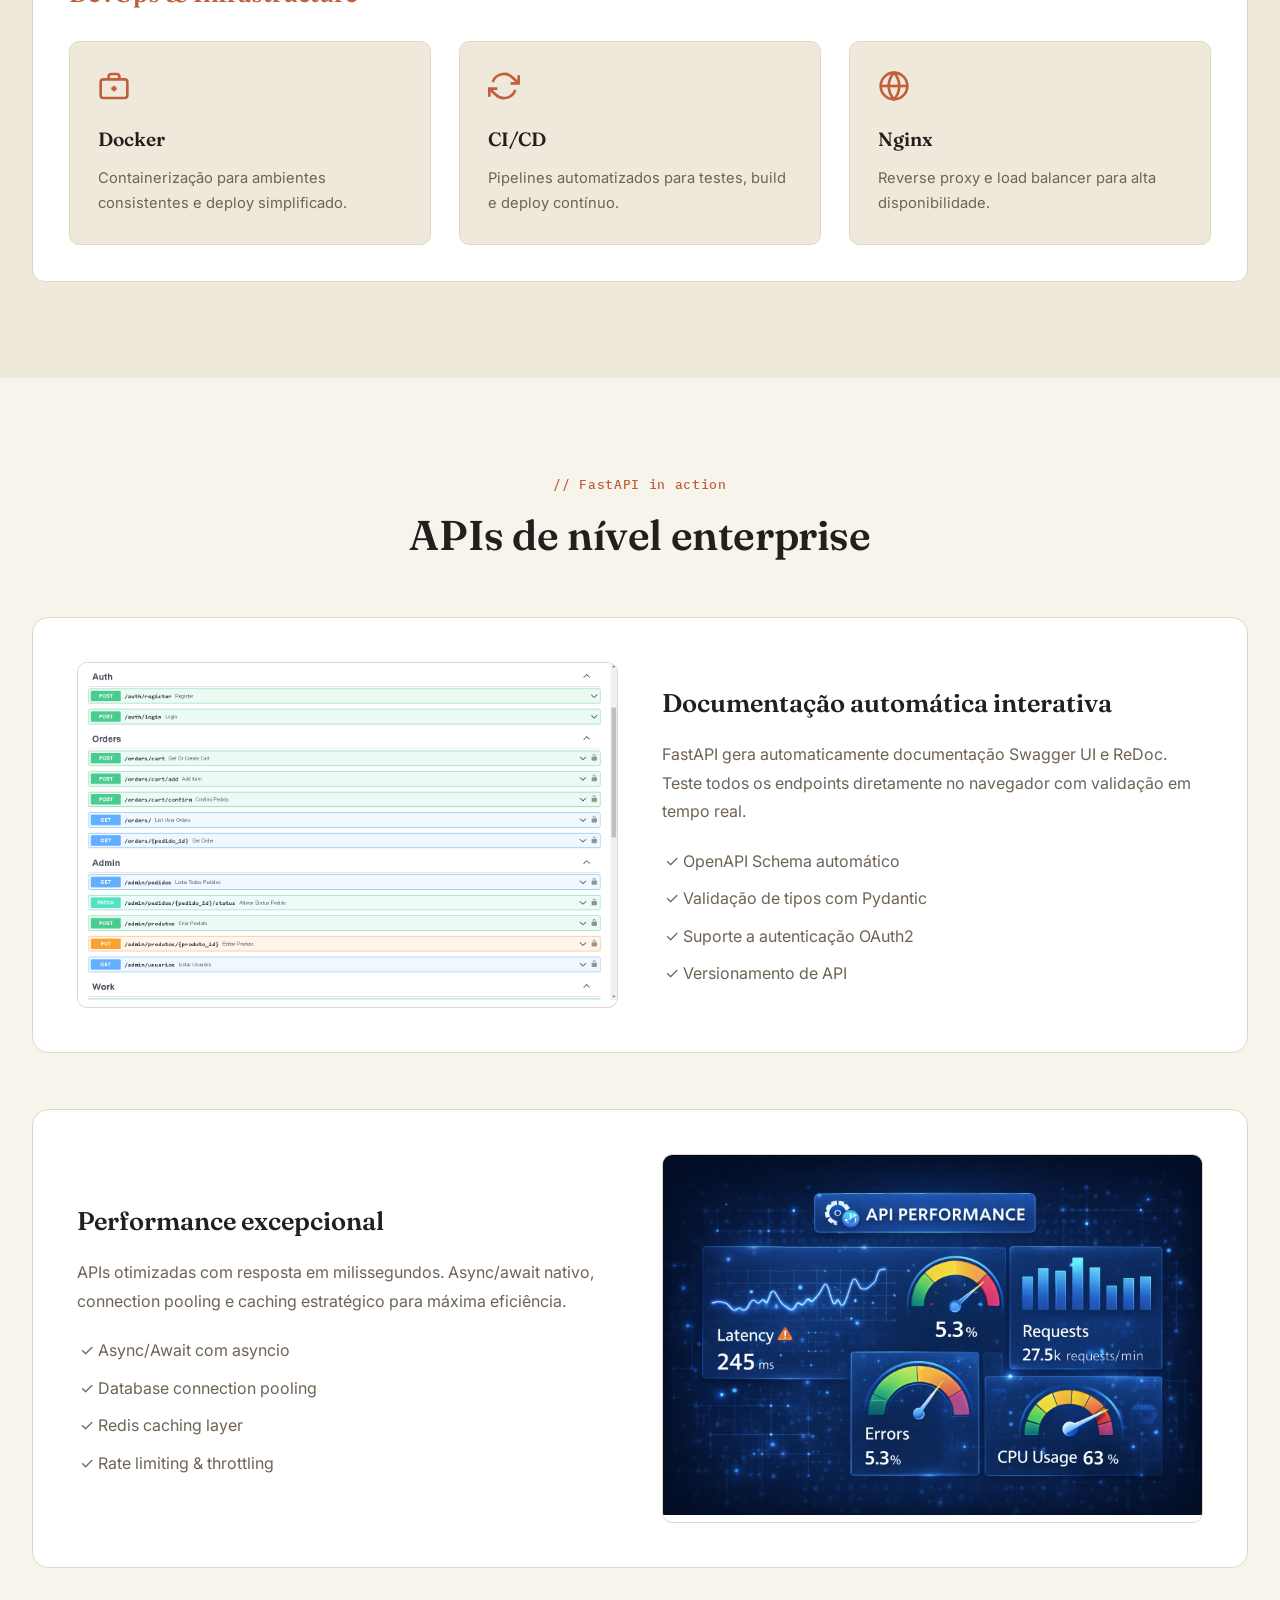
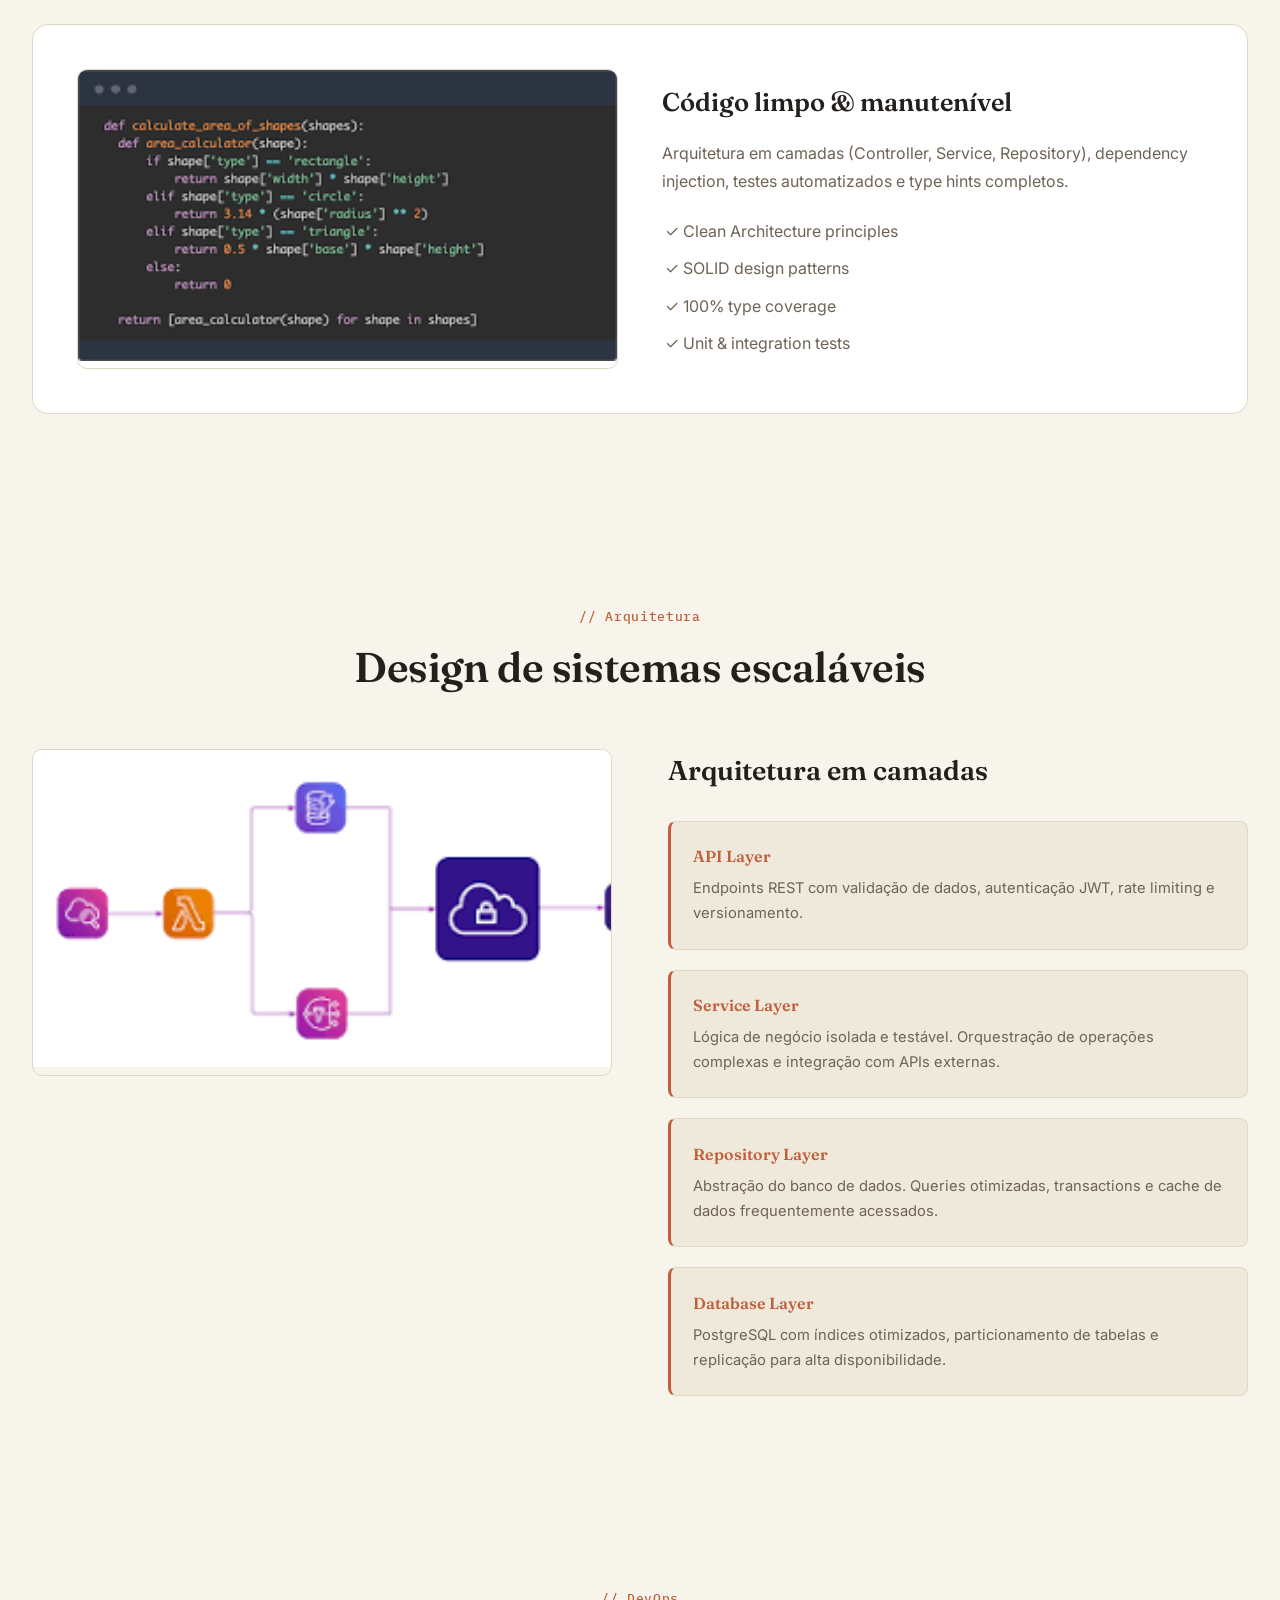
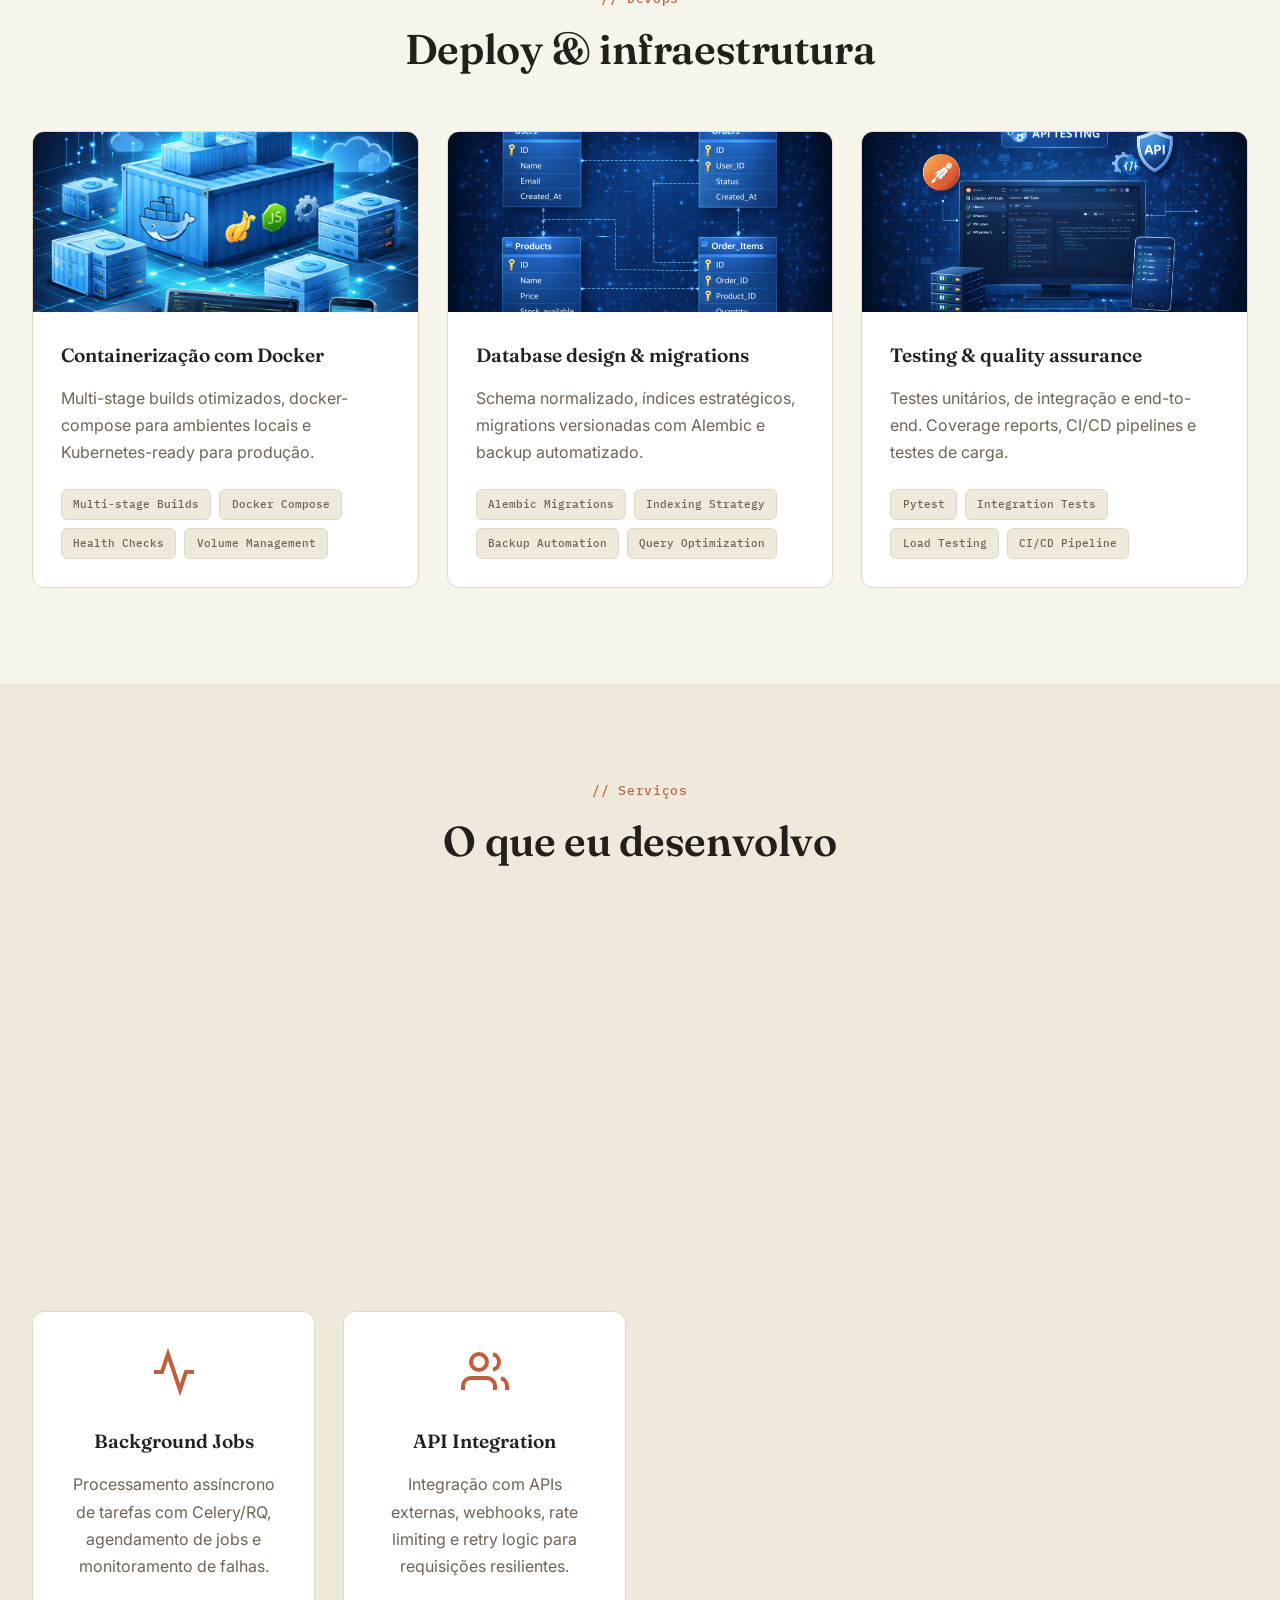
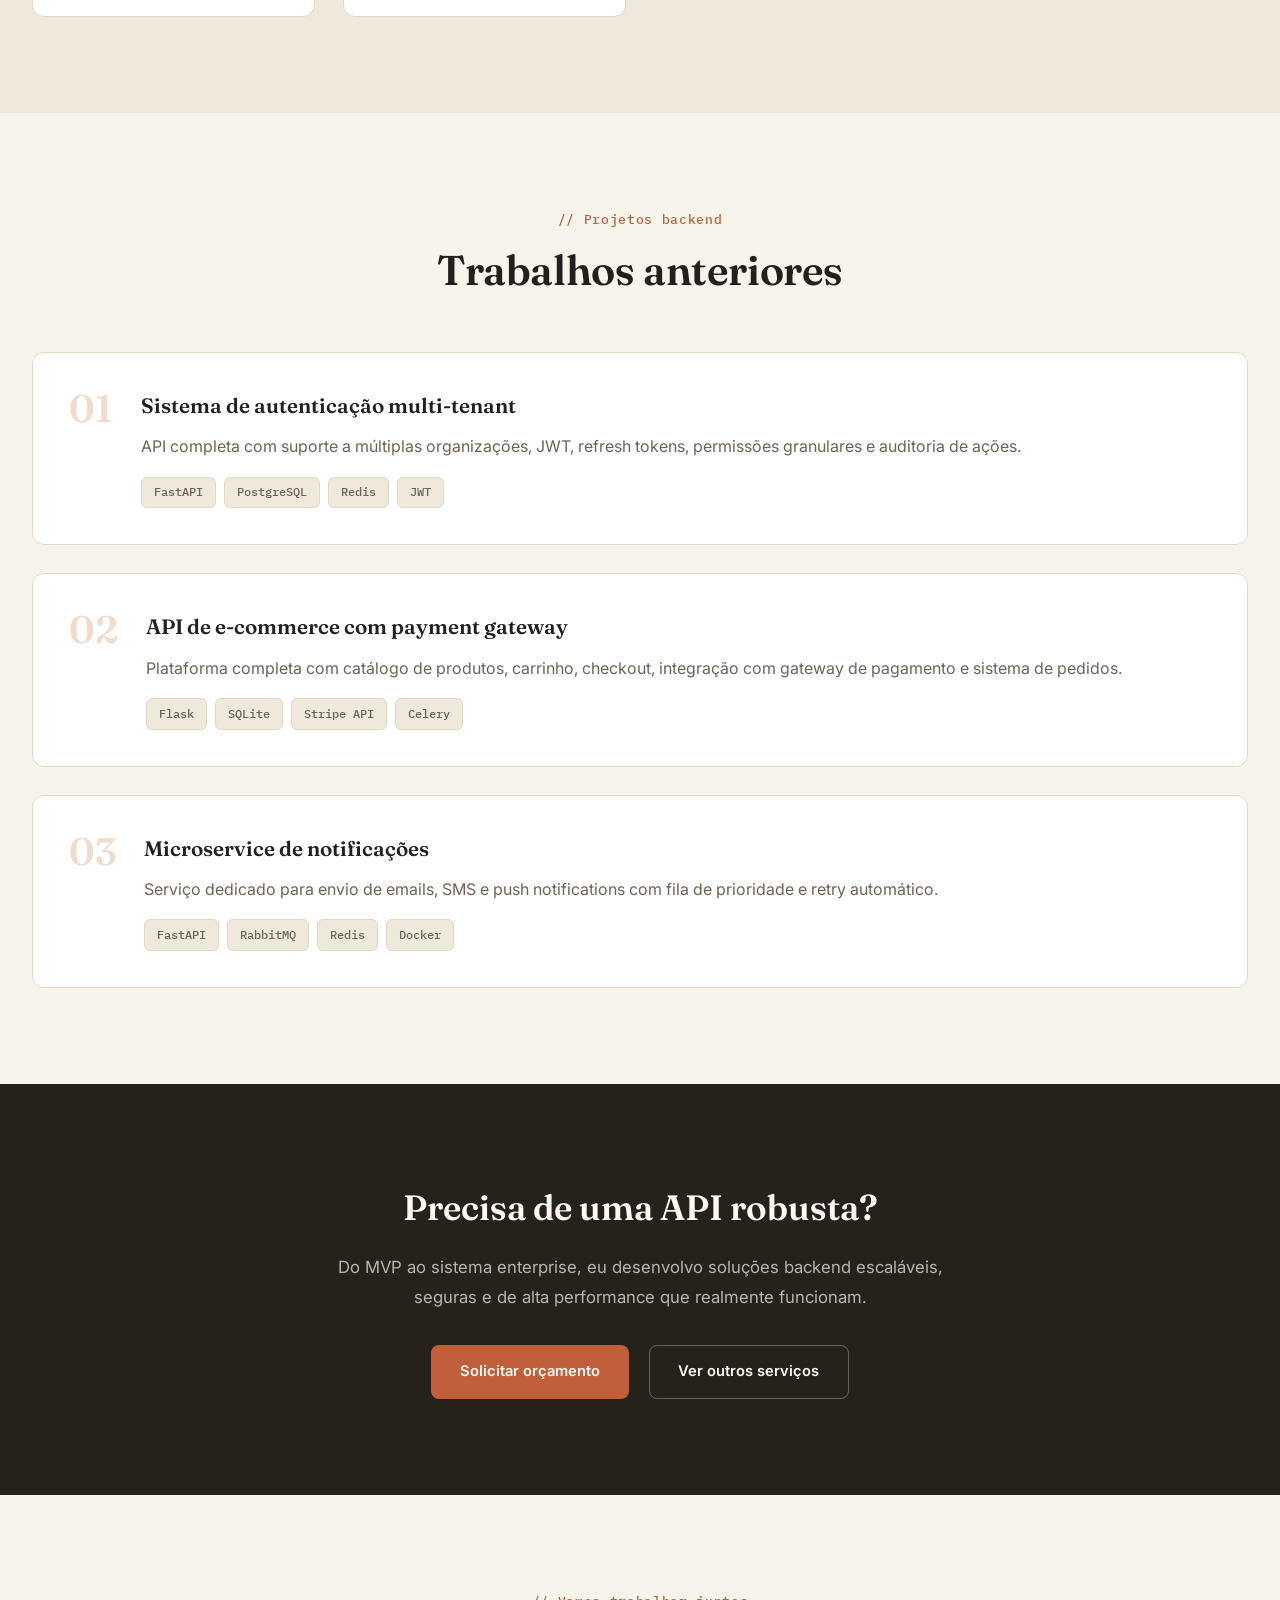
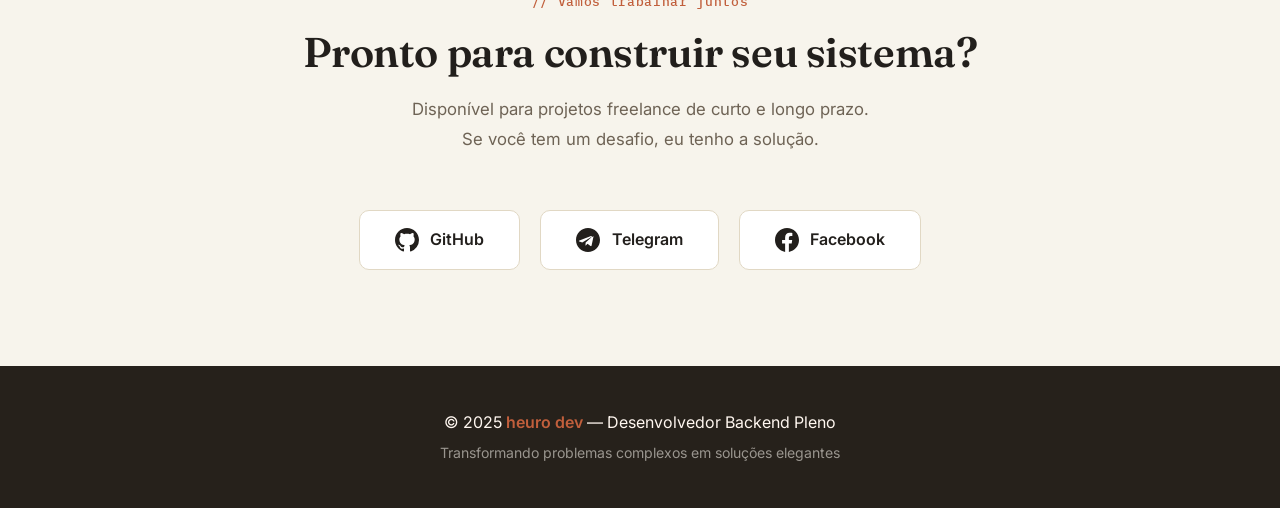
<file: backend.html>
<!DOCTYPE html>
<html lang="pt-BR">
<head>
    <meta charset="UTF-8">
    <meta name="viewport" content="width=device-width, initial-scale=1.0">
    <title>Backend Development — Heuro Dev</title>
    <meta name="description" content="APIs REST com FastAPI, arquitetura em camadas, deploy e infraestrutura. Veja como Heuro constrói backends escaláveis.">
    <link rel="icon" type="image/svg+xml" href="favicon.svg">
    <link rel="icon" type="image/x-icon" href="favicon.ico">
    <link rel="apple-touch-icon" href="apple-touch-icon.png">
    <link rel="stylesheet" href="styles.css">
    <link rel="preconnect" href="https://fonts.googleapis.com">
    <link rel="preconnect" href="https://fonts.gstatic.com" crossorigin>
    <link href="https://fonts.googleapis.com/css2?family=Fraunces:ital,wght@0,500;0,600;0,700;1,500;1,600&family=Inter:wght@400;500;600;700&family=IBM+Plex+Mono:wght@400;500&display=swap" rel="stylesheet">
</head>
<body>

    <nav class="navbar">
        <div class="nav-container">
            <div class="nav-logo">
                <span class="logo-bracket">[</span>
                <span class="logo-text">heuro dev</span>
                <span class="logo-bracket">]</span>
            </div>
            <div class="nav-links">
                <a href="index.html" class="nav-link">Início</a>
                <a href="backend.html" class="nav-link active">Backend</a>
                <a href="#contact" class="nav-link nav-cta">Contato</a>
            </div>
            <div class="nav-toggle">
                <span></span>
                <span></span>
                <span></span>
            </div>
        </div>
    </nav>

    <section class="page-hero">
        <div class="container">
            <div class="page-hero-content">
                <span class="page-tag">// Backend Engineering</span>
                <h1 class="page-title">
                    <span class="title-gradient">APIs robustas</span>
                    <span>& arquitetura escalável</span>
                </h1>
                <p class="page-subtitle">
                    Código limpo. Performance otimizada. Arquitetura que escala.<br>
                    Do MVP ao sistema enterprise, eu entrego soluções que funcionam.
                </p>
            </div>
        </div>
    </section>

    <section class="tech-stack">
        <div class="container">
            <div class="section-header">
                <span class="section-tag">// Tecnologias</span>
                <h2 class="section-title">Stack principal</h2>
            </div>
            <div class="stack-showcase">
                <div class="stack-category">
                    <h3 class="stack-title">Backend Frameworks</h3>
                    <div class="stack-items">
                        <div class="stack-item featured">
                            <div class="stack-icon"><svg width="32" height="32" viewBox="0 0 24 24" fill="none" stroke="currentColor" stroke-width="2"><path d="M4.5 16.5c-1.5 1.26-2 5-2 5s3.74-.5 5-2c.71-.84.7-2.13-.09-2.91a2.18 2.18 0 00-2.91-.09z"/><path d="M12 15l-3-3a22 22 0 012-3.95A12.88 12.88 0 0122 2c0 2.72-.78 7.5-6 11a22.35 22.35 0 01-4 2z"/><path d="M9 12H4s.55-3.03 2-4c1.62-1.08 5 0 5 0"/><path d="M12 15v5s3.03-.55 4-2c1.08-1.62 0-5 0-5"/></svg></div>
                            <h4>FastAPI</h4>
                            <p>Framework moderno e rápido para APIs REST. Documentação automática, validação de dados e alta performance.</p>
                        </div>
                        <div class="stack-item">
                            <div class="stack-icon"><svg width="32" height="32" viewBox="0 0 24 24" fill="none" stroke="currentColor" stroke-width="2"><path d="M12 2C6.48 2 2 6.48 2 12s4.48 10 10 10 10-4.48 10-10S17.52 2 12 2z"/><path d="M8 12h8M12 8v8"/></svg></div>
                            <h4>Flask</h4>
                            <p>Microframework flexível para aplicações web e APIs. Ideal para projetos de médio porte.</p>
                        </div>
                    </div>
                </div>

                <div class="stack-category">
                    <h3 class="stack-title">Databases & ORMs</h3>
                    <div class="stack-items">
                        <div class="stack-item">
                            <div class="stack-icon"><svg width="32" height="32" viewBox="0 0 24 24" fill="none" stroke="currentColor" stroke-width="2"><ellipse cx="12" cy="12" rx="10" ry="7"/><path d="M2 12c0-2 2-4 4-4s4 2 4 4"/><path d="M18 8c2 0 4 2 4 4"/></svg></div>
                            <h4>PostgreSQL</h4>
                            <p>Banco relacional robusto com suporte a JSON, full-text search e recursos avançados.</p>
                        </div>
                        <div class="stack-item">
                            <div class="stack-icon"><svg width="32" height="32" viewBox="0 0 24 24" fill="none" stroke="currentColor" stroke-width="2"><ellipse cx="12" cy="5" rx="9" ry="3"/><path d="M21 12c0 1.66-4 3-9 3s-9-1.34-9-3"/><path d="M3 5v14c0 1.66 4 3 9 3s9-1.34 9-3V5"/></svg></div>
                            <h4>SQLAlchemy</h4>
                            <p>ORM poderoso com suporte a queries complexas, migrations e relacionamentos.</p>
                        </div>
                        <div class="stack-item">
                            <div class="stack-icon"><svg width="32" height="32" viewBox="0 0 24 24" fill="none" stroke="currentColor" stroke-width="2"><polygon points="13 2 3 14 12 14 11 22 21 10 12 10 13 2"/></svg></div>
                            <h4>Redis</h4>
                            <p>Cache em memória para sessões, filas de tarefas e dados temporários de alta velocidade.</p>
                        </div>
                    </div>
                </div>

                <div class="stack-category">
                    <h3 class="stack-title">DevOps & Infrastructure</h3>
                    <div class="stack-items">
                        <div class="stack-item">
                            <div class="stack-icon"><svg width="32" height="32" viewBox="0 0 24 24" fill="none" stroke="currentColor" stroke-width="2"><rect x="2" y="7" width="20" height="14" rx="2"/><path d="M16 7V5a2 2 0 00-2-2h-4a2 2 0 00-2 2v2"/><line x1="12" y1="12" x2="12" y2="16"/><line x1="10" y1="14" x2="14" y2="14"/></svg></div>
                            <h4>Docker</h4>
                            <p>Containerização para ambientes consistentes e deploy simplificado.</p>
                        </div>
                        <div class="stack-item">
                            <div class="stack-icon"><svg width="32" height="32" viewBox="0 0 24 24" fill="none" stroke="currentColor" stroke-width="2"><polyline points="23 4 23 10 17 10"/><polyline points="1 20 1 14 7 14"/><path d="M3.51 9a9 9 0 0114.85-3.36L23 10M1 14l4.64 4.36A9 9 0 0020.49 15"/></svg></div>
                            <h4>CI/CD</h4>
                            <p>Pipelines automatizados para testes, build e deploy contínuo.</p>
                        </div>
                        <div class="stack-item">
                            <div class="stack-icon"><svg width="32" height="32" viewBox="0 0 24 24" fill="none" stroke="currentColor" stroke-width="2"><circle cx="12" cy="12" r="10"/><line x1="2" y1="12" x2="22" y2="12"/><path d="M12 2a15.3 15.3 0 014 10 15.3 15.3 0 01-4 10 15.3 15.3 0 01-4-10 15.3 15.3 0 014-10z"/></svg></div>
                            <h4>Nginx</h4>
                            <p>Reverse proxy e load balancer para alta disponibilidade.</p>
                        </div>
                    </div>
                </div>
            </div>
        </div>
    </section>

    <section class="fastapi-showcase">
        <div class="container">
            <div class="section-header">
                <span class="section-tag">// FastAPI in action</span>
                <h2 class="section-title">APIs de nível enterprise</h2>
            </div>
            <div class="showcase-grid">
                <div class="showcase-card">
                    <div class="showcase-image">
                        <img src="fastapi-swagger.png" alt="FastAPI Swagger Documentation">
                    </div>
                    <div class="showcase-content">
                        <h3 class="showcase-title">Documentação automática interativa</h3>
                        <p class="showcase-description">
                            FastAPI gera automaticamente documentação Swagger UI e ReDoc.
                            Teste todos os endpoints diretamente no navegador com validação em tempo real.
                        </p>
                        <ul class="showcase-features">
                            <li>✓ OpenAPI Schema automático</li>
                            <li>✓ Validação de tipos com Pydantic</li>
                            <li>✓ Suporte a autenticação OAuth2</li>
                            <li>✓ Versionamento de API</li>
                        </ul>
                    </div>
                </div>

                <div class="showcase-card reverse">
                    <div class="showcase-image">
                        <img src="api-performance.png" alt="API Performance Metrics">
                    </div>
                    <div class="showcase-content">
                        <h3 class="showcase-title">Performance excepcional</h3>
                        <p class="showcase-description">
                            APIs otimizadas com resposta em milissegundos. Async/await nativo,
                            connection pooling e caching estratégico para máxima eficiência.
                        </p>
                        <ul class="showcase-features">
                            <li>✓ Async/Await com asyncio</li>
                            <li>✓ Database connection pooling</li>
                            <li>✓ Redis caching layer</li>
                            <li>✓ Rate limiting & throttling</li>
                        </ul>
                    </div>
                </div>

                <div class="showcase-card">
                    <div class="showcase-image">
                        <img src="code-snippet.png" alt="Clean Code Example">
                    </div>
                    <div class="showcase-content">
                        <h3 class="showcase-title">Código limpo & manutenível</h3>
                        <p class="showcase-description">
                            Arquitetura em camadas (Controller, Service, Repository),
                            dependency injection, testes automatizados e type hints completos.
                        </p>
                        <ul class="showcase-features">
                            <li>✓ Clean Architecture principles</li>
                            <li>✓ SOLID design patterns</li>
                            <li>✓ 100% type coverage</li>
                            <li>✓ Unit & integration tests</li>
                        </ul>
                    </div>
                </div>
            </div>
        </div>
    </section>

    <section class="architecture">
        <div class="container">
            <div class="section-header">
                <span class="section-tag">// Arquitetura</span>
                <h2 class="section-title">Design de sistemas escaláveis</h2>
            </div>
            <div class="architecture-content">
                <div class="architecture-diagram">
                    <img src="architecture-diagram.png" alt="System Architecture Diagram">
                </div>
                <div class="architecture-info">
                    <h3 class="architecture-title">Arquitetura em camadas</h3>
                    <div class="architecture-layers">
                        <div class="layer-card">
                            <h4 class="layer-title">API Layer</h4>
                            <p class="layer-description">Endpoints REST com validação de dados, autenticação JWT, rate limiting e versionamento.</p>
                        </div>
                        <div class="layer-card">
                            <h4 class="layer-title">Service Layer</h4>
                            <p class="layer-description">Lógica de negócio isolada e testável. Orquestração de operações complexas e integração com APIs externas.</p>
                        </div>
                        <div class="layer-card">
                            <h4 class="layer-title">Repository Layer</h4>
                            <p class="layer-description">Abstração do banco de dados. Queries otimizadas, transactions e cache de dados frequentemente acessados.</p>
                        </div>
                        <div class="layer-card">
                            <h4 class="layer-title">Database Layer</h4>
                            <p class="layer-description">PostgreSQL com índices otimizados, particionamento de tabelas e replicação para alta disponibilidade.</p>
                        </div>
                    </div>
                </div>
            </div>
        </div>
    </section>

    <section class="devops">
        <div class="container">
            <div class="section-header">
                <span class="section-tag">// DevOps</span>
                <h2 class="section-title">Deploy & infraestrutura</h2>
            </div>
            <div class="devops-grid">
                <div class="devops-card">
                    <div class="devops-image"><img src="docker-containers.png" alt="Docker Containers"></div>
                    <div class="devops-content">
                        <h3 class="devops-title">Containerização com Docker</h3>
                        <p class="devops-description">Multi-stage builds otimizados, docker-compose para ambientes locais e Kubernetes-ready para produção.</p>
                        <div class="devops-features">
                            <span class="feature-badge">Multi-stage Builds</span>
                            <span class="feature-badge">Docker Compose</span>
                            <span class="feature-badge">Health Checks</span>
                            <span class="feature-badge">Volume Management</span>
                        </div>
                    </div>
                </div>
                <div class="devops-card">
                    <div class="devops-image"><img src="database-schema.png" alt="Database Schema"></div>
                    <div class="devops-content">
                        <h3 class="devops-title">Database design & migrations</h3>
                        <p class="devops-description">Schema normalizado, índices estratégicos, migrations versionadas com Alembic e backup automatizado.</p>
                        <div class="devops-features">
                            <span class="feature-badge">Alembic Migrations</span>
                            <span class="feature-badge">Indexing Strategy</span>
                            <span class="feature-badge">Backup Automation</span>
                            <span class="feature-badge">Query Optimization</span>
                        </div>
                    </div>
                </div>
                <div class="devops-card">
                    <div class="devops-image"><img src="postman-tests.png" alt="API Testing"></div>
                    <div class="devops-content">
                        <h3 class="devops-title">Testing & quality assurance</h3>
                        <p class="devops-description">Testes unitários, de integração e end-to-end. Coverage reports, CI/CD pipelines e testes de carga.</p>
                        <div class="devops-features">
                            <span class="feature-badge">Pytest</span>
                            <span class="feature-badge">Integration Tests</span>
                            <span class="feature-badge">Load Testing</span>
                            <span class="feature-badge">CI/CD Pipeline</span>
                        </div>
                    </div>
                </div>
            </div>
        </div>
    </section>

    <section class="services">
        <div class="container">
            <div class="section-header">
                <span class="section-tag">// Serviços</span>
                <h2 class="section-title">O que eu desenvolvo</h2>
            </div>
            <div class="services-grid">
                <div class="service-card">
                    <div class="service-icon"><svg width="48" height="48" viewBox="0 0 24 24" fill="none" stroke="currentColor" stroke-width="2"><path d="M21 16V8a2 2 0 00-1-1.73l-7-4a2 2 0 00-2 0l-7 4A2 2 0 003 8v8a2 2 0 001 1.73l7 4a2 2 0 002 0l7-4A2 2 0 0021 16z"/><polyline points="3.27 6.96 12 12.01 20.73 6.96"/><line x1="12" y1="22.08" x2="12" y2="12"/></svg></div>
                    <h3 class="service-title">REST APIs</h3>
                    <p class="service-description">APIs RESTful completas com autenticação, autorização, validação, documentação interativa e versionamento.</p>
                </div>
                <div class="service-card">
                    <div class="service-icon"><svg width="48" height="48" viewBox="0 0 24 24" fill="none" stroke="currentColor" stroke-width="2"><circle cx="12" cy="12" r="10"/><path d="M12 2a15.3 15.3 0 014 10 15.3 15.3 0 01-4 10 15.3 15.3 0 01-4-10 15.3 15.3 0 014-10z"/><line x1="2" y1="12" x2="22" y2="12"/></svg></div>
                    <h3 class="service-title">Microservices</h3>
                    <p class="service-description">Arquitetura de microsserviços com comunicação via REST/gRPC, service discovery e circuit breakers.</p>
                </div>
                <div class="service-card">
                    <div class="service-icon"><svg width="48" height="48" viewBox="0 0 24 24" fill="none" stroke="currentColor" stroke-width="2"><path d="M14 2H6a2 2 0 00-2 2v16a2 2 0 002 2h12a2 2 0 002-2V8z"/><polyline points="14 2 14 8 20 8"/><line x1="12" y1="18" x2="12" y2="12"/><line x1="9" y1="15" x2="15" y2="15"/></svg></div>
                    <h3 class="service-title">CRUD Systems</h3>
                    <p class="service-description">Sistemas completos de gerenciamento com autenticação, autorização baseada em roles e auditoria de ações.</p>
                </div>
                <div class="service-card">
                    <div class="service-icon"><svg width="48" height="48" viewBox="0 0 24 24" fill="none" stroke="currentColor" stroke-width="2"><path d="M12 22s8-4 8-10V5l-8-3-8 3v7c0 6 8 10 8 10z"/></svg></div>
                    <h3 class="service-title">Authentication Systems</h3>
                    <p class="service-description">Sistemas de autenticação seguros com JWT, OAuth2, refresh tokens e proteção contra ataques comuns.</p>
                </div>
                <div class="service-card">
                    <div class="service-icon"><svg width="48" height="48" viewBox="0 0 24 24" fill="none" stroke="currentColor" stroke-width="2"><polyline points="22 12 18 12 15 21 9 3 6 12 2 12"/></svg></div>
                    <h3 class="service-title">Background Jobs</h3>
                    <p class="service-description">Processamento assíncrono de tarefas com Celery/RQ, agendamento de jobs e monitoramento de falhas.</p>
                </div>
                <div class="service-card">
                    <div class="service-icon"><svg width="48" height="48" viewBox="0 0 24 24" fill="none" stroke="currentColor" stroke-width="2"><path d="M17 21v-2a4 4 0 00-4-4H5a4 4 0 00-4 4v2"/><circle cx="9" cy="7" r="4"/><path d="M23 21v-2a4 4 0 00-3-3.87"/><path d="M16 3.13a4 4 0 010 7.75"/></svg></div>
                    <h3 class="service-title">API Integration</h3>
                    <p class="service-description">Integração com APIs externas, webhooks, rate limiting e retry logic para requisições resilientes.</p>
                </div>
            </div>
        </div>
    </section>

    <section class="backend-projects">
        <div class="container">
            <div class="section-header">
                <span class="section-tag">// Projetos backend</span>
                <h2 class="section-title">Trabalhos anteriores</h2>
            </div>
            <div class="backend-projects-list">
                <div class="backend-project">
                    <div class="project-number">01</div>
                    <div class="project-details">
                        <h3 class="project-name">Sistema de autenticação multi-tenant</h3>
                        <p class="project-desc">API completa com suporte a múltiplas organizações, JWT, refresh tokens, permissões granulares e auditoria de ações.</p>
                        <div class="project-tech">
                            <span class="tech-tag">FastAPI</span><span class="tech-tag">PostgreSQL</span><span class="tech-tag">Redis</span><span class="tech-tag">JWT</span>
                        </div>
                    </div>
                </div>
                <div class="backend-project">
                    <div class="project-number">02</div>
                    <div class="project-details">
                        <h3 class="project-name">API de e-commerce com payment gateway</h3>
                        <p class="project-desc">Plataforma completa com catálogo de produtos, carrinho, checkout, integração com gateway de pagamento e sistema de pedidos.</p>
                        <div class="project-tech">
                            <span class="tech-tag">Flask</span><span class="tech-tag">SQLite</span><span class="tech-tag">Stripe API</span><span class="tech-tag">Celery</span>
                        </div>
                    </div>
                </div>
                <div class="backend-project">
                    <div class="project-number">03</div>
                    <div class="project-details">
                        <h3 class="project-name">Microservice de notificações</h3>
                        <p class="project-desc">Serviço dedicado para envio de emails, SMS e push notifications com fila de prioridade e retry automático.</p>
                        <div class="project-tech">
                            <span class="tech-tag">FastAPI</span><span class="tech-tag">RabbitMQ</span><span class="tech-tag">Redis</span><span class="tech-tag">Docker</span>
                        </div>
                    </div>
                </div>
            </div>
        </div>
    </section>

    <section class="cta-section">
        <div class="container">
            <div class="cta-content">
                <h2 class="cta-title">Precisa de uma API robusta?</h2>
                <p class="cta-description">
                    Do MVP ao sistema enterprise, eu desenvolvo soluções backend escaláveis,<br>
                    seguras e de alta performance que realmente funcionam.
                </p>
                <div class="cta-buttons">
                    <a href="#contact" class="btn btn-primary"><span>Solicitar orçamento</span></a>
                    <a href="index.html" class="btn btn-secondary"><span>Ver outros serviços</span></a>
                </div>
            </div>
        </div>
    </section>

    <section class="contact" id="contact">
        <div class="container">
            <div class="section-header">
                <span class="section-tag">// Vamos trabalhar juntos</span>
                <h2 class="section-title">Pronto para construir seu sistema?</h2>
                <p class="section-description">
                    Disponível para projetos freelance de curto e longo prazo.<br>
                    Se você tem um desafio, eu tenho a solução.
                </p>
            </div>
            <div class="contact-cta">
                <a href="https://github.com/heuro12" target="_blank" class="contact-btn">
                    <svg width="24" height="24" viewBox="0 0 24 24" fill="currentColor">
                        <path d="M12 0C5.37 0 0 5.37 0 12c0 5.31 3.435 9.795 8.205 11.385.6.105.825-.255.825-.57 0-.285-.015-1.23-.015-2.235-3.015.555-3.795-.735-4.035-1.41-.135-.345-.72-1.41-1.23-1.695-.42-.225-1.02-.78-.015-.795.945-.015 1.62.87 1.845 1.23 1.08 1.815 2.805 1.305 3.495.99.105-.78.42-1.305.765-1.605-2.67-.3-5.46-1.335-5.46-5.925 0-1.305.465-2.385 1.23-3.225-.12-.3-.54-1.53.12-3.18 0 0 1.005-.315 3.3 1.23.96-.27 1.98-.405 3-.405s2.04.135 3 .405c2.295-1.56 3.3-1.23 3.3-1.23.66 1.65.24 2.88.12 3.18.765.84 1.23 1.905 1.23 3.225 0 4.605-2.805 5.625-5.475 5.925.435.375.81 1.095.81 2.22 0 1.605-.015 2.895-.015 3.3 0 .315.225.69.825.57A12.02 12.02 0 0024 12c0-6.63-5.37-12-12-12z"/>
                    </svg>
                    <span>GitHub</span>
                </a>
                <a href="https://t.me/HEURODEV" target="_blank" class="contact-btn">
                    <svg width="24" height="24" viewBox="0 0 24 24" fill="currentColor">
                        <path d="M12 0C5.373 0 0 5.373 0 12s5.373 12 12 12 12-5.373 12-12S18.627 0 12 0zm5.562 8.247l-1.97 9.289c-.145.658-.537.818-1.084.508l-3-2.21-1.447 1.394c-.16.16-.295.295-.605.295l.213-3.053 5.56-5.023c.242-.213-.054-.333-.373-.12L6.26 14.4l-2.95-.924c-.64-.203-.654-.64.136-.954l11.57-4.461c.537-.194 1.006.131.547 1.186z"/>
                    </svg>
                    <span>Telegram</span>
                </a>
                <a href="https://www.facebook.com/profile.php?id=61559349458783" target="_blank" class="contact-btn">
                    <svg width="24" height="24" viewBox="0 0 24 24" fill="currentColor">
                        <path d="M24 12.073c0-6.627-5.373-12-12-12s-12 5.373-12 12c0 5.99 4.388 10.954 10.125 11.854v-8.385H7.078v-3.47h3.047V9.43c0-3.007 1.792-4.669 4.533-4.669 1.312 0 2.686.235 2.686.235v2.953H15.83c-1.491 0-1.956.925-1.956 1.874v2.25h3.328l-.532 3.47h-2.796v8.385C19.612 23.027 24 18.062 24 12.073z"/>
                    </svg>
                    <span>Facebook</span>
                </a>
            </div>
        </div>
    </section>

    <footer class="footer">
        <div class="container">
            <div class="footer-content">
                <p class="footer-text">
                    © 2025 <span class="highlight">heuro dev</span> — Desenvolvedor Backend Pleno
                </p>
                <p class="footer-subtext">
                    Transformando problemas complexos em soluções elegantes
                </p>
            </div>
        </div>
    </footer>

    <script src="script.js"></script>
</body>
</html>
</file>
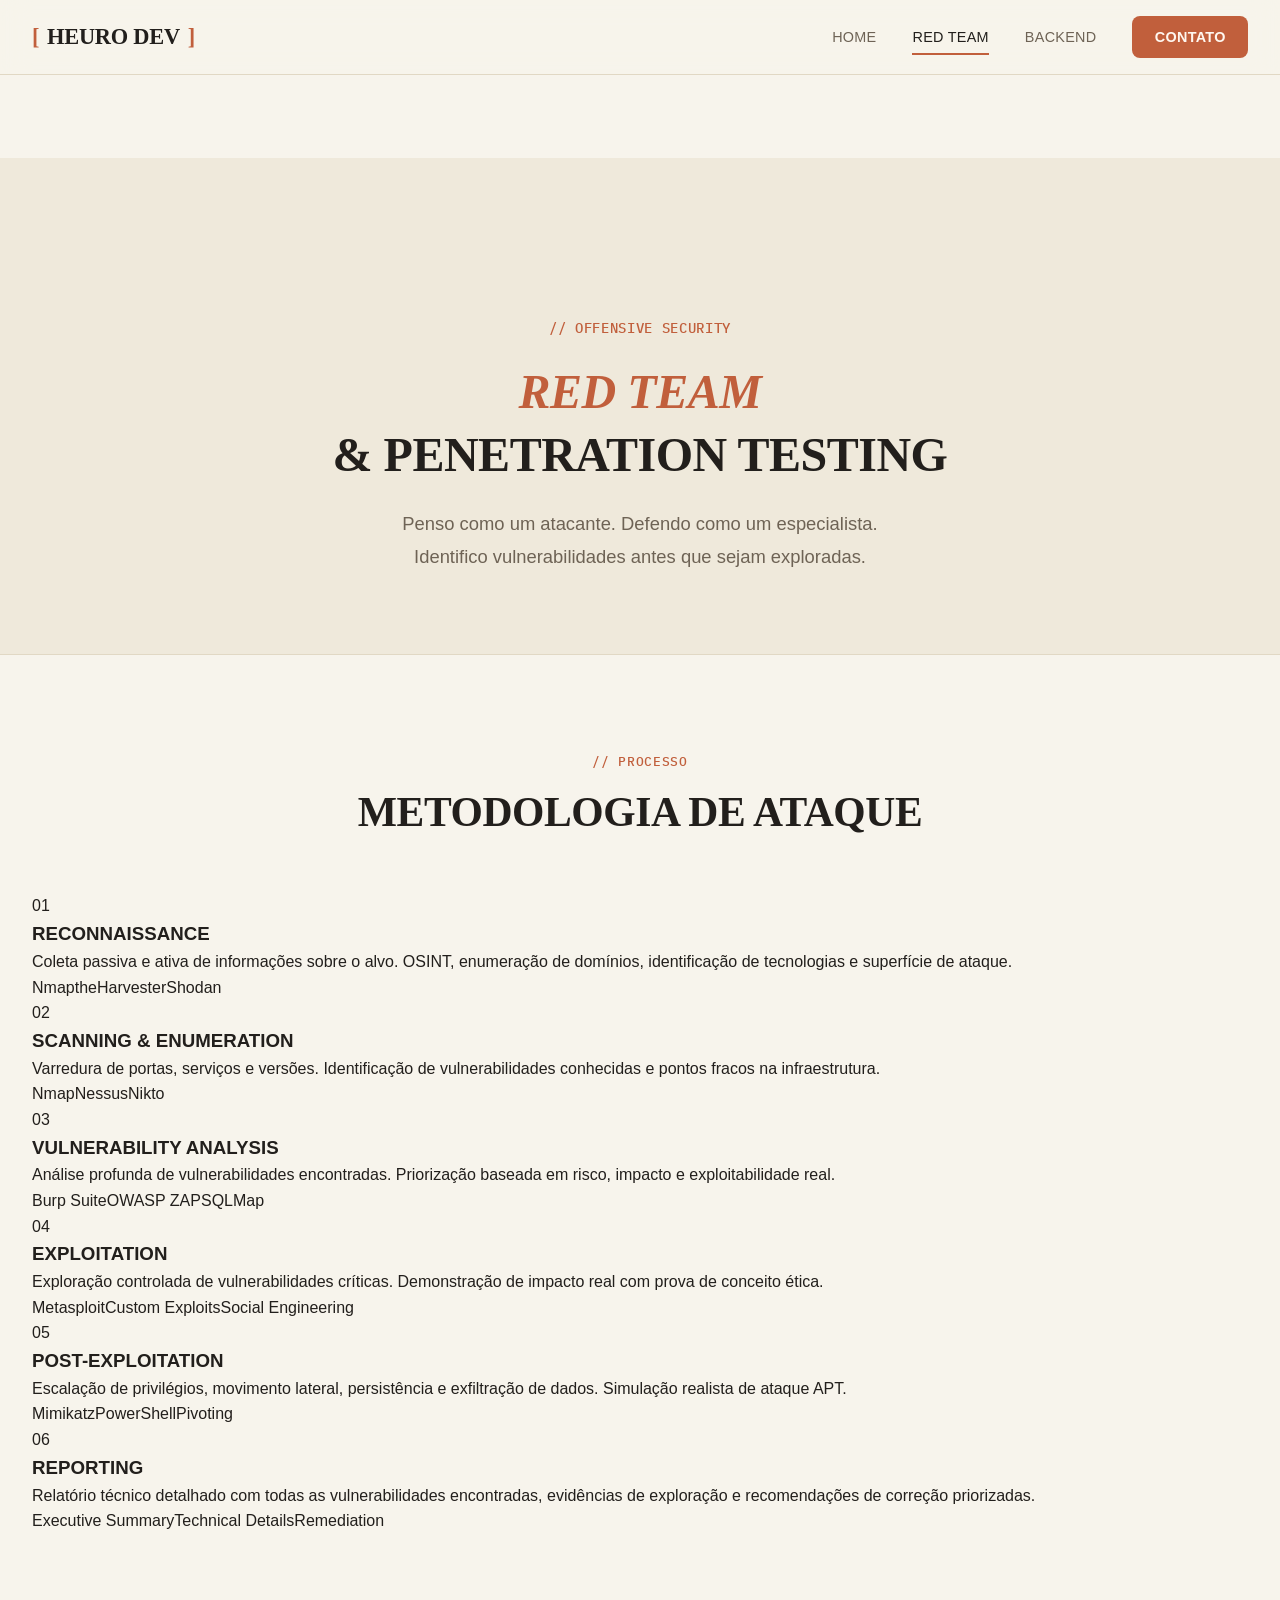
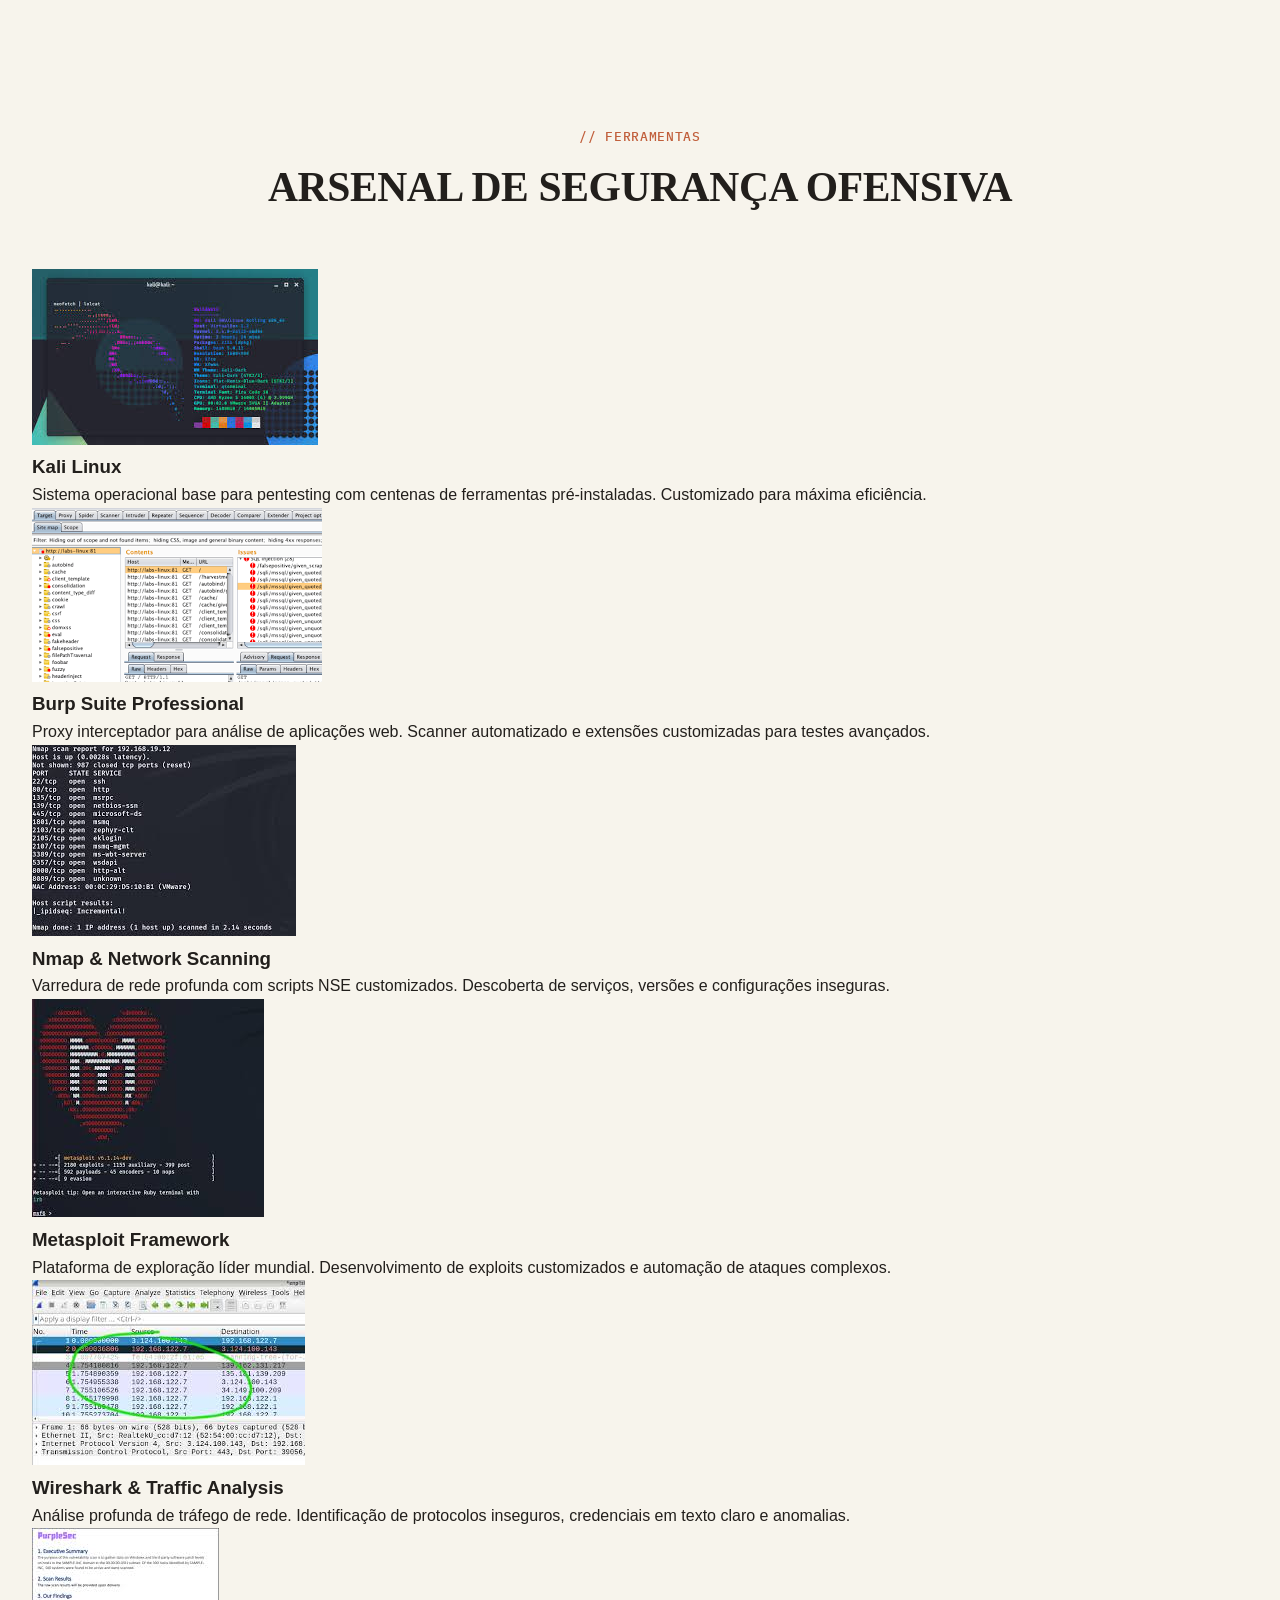
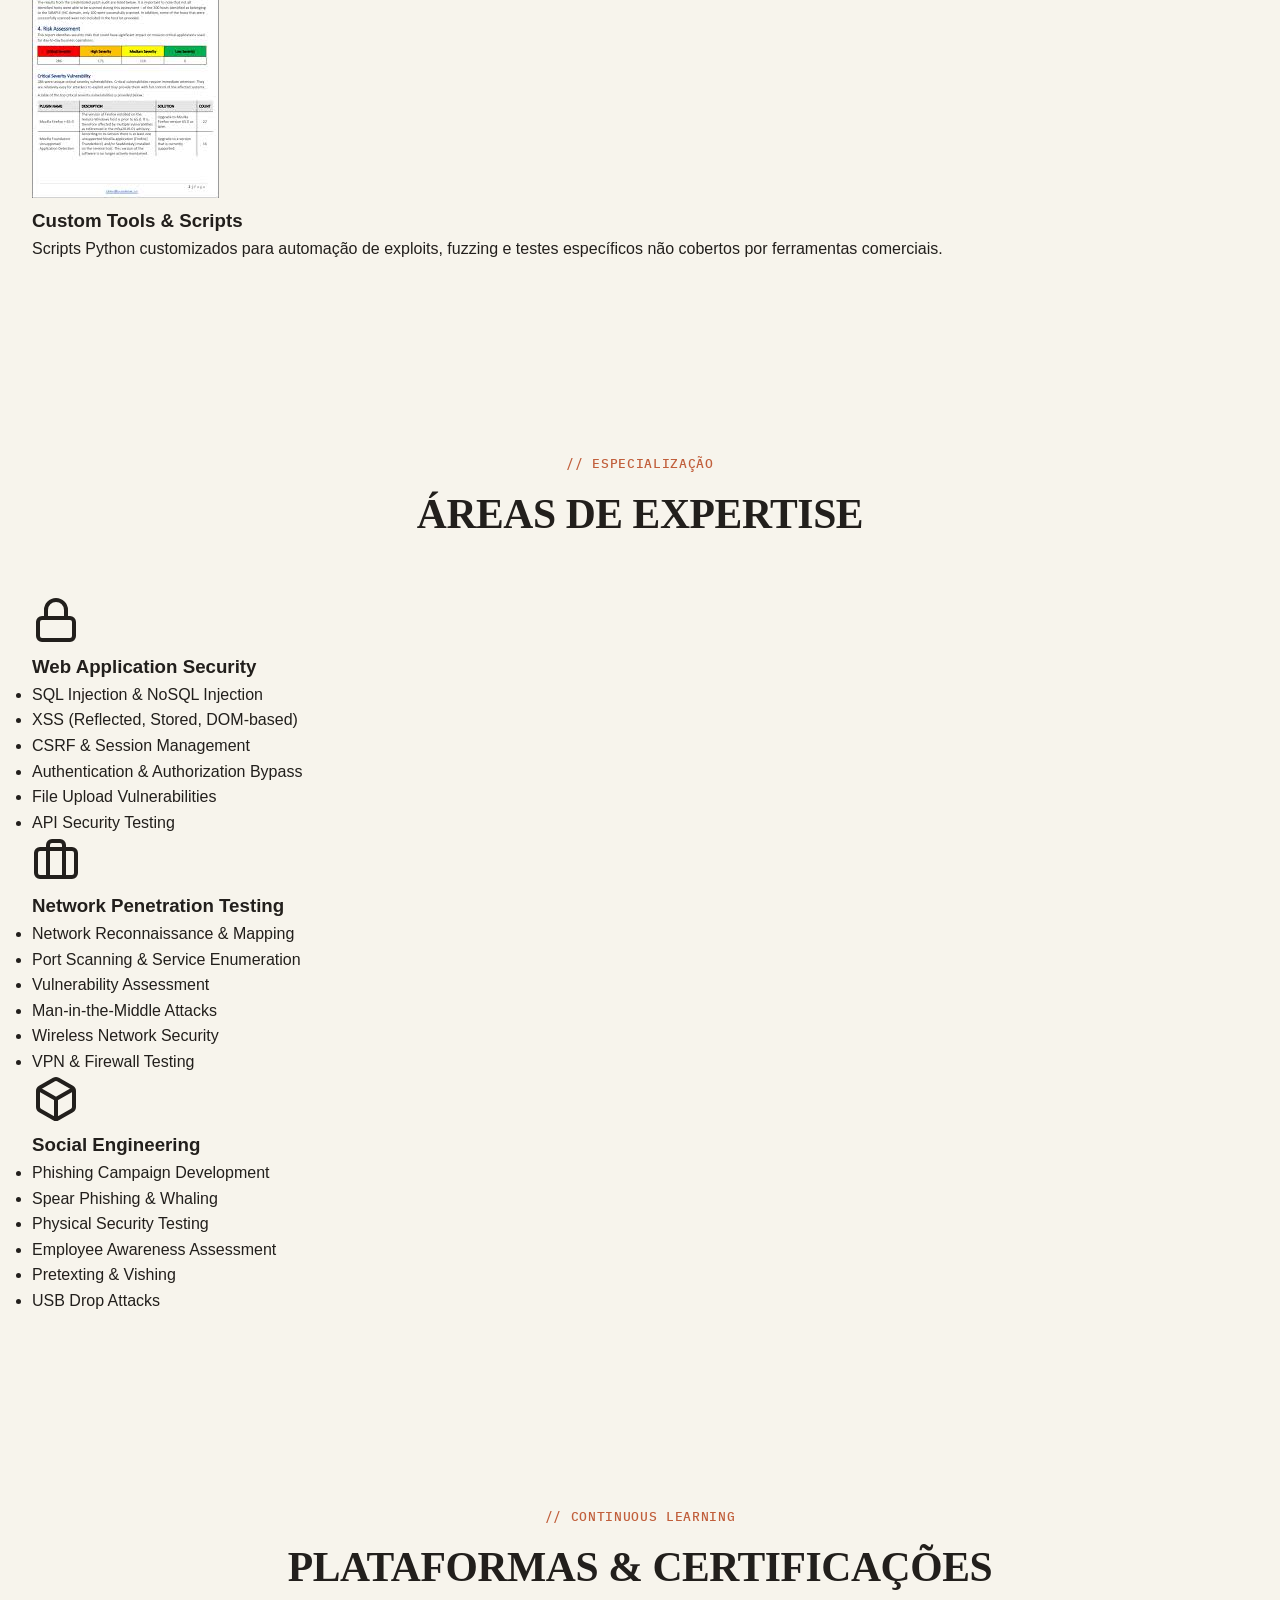
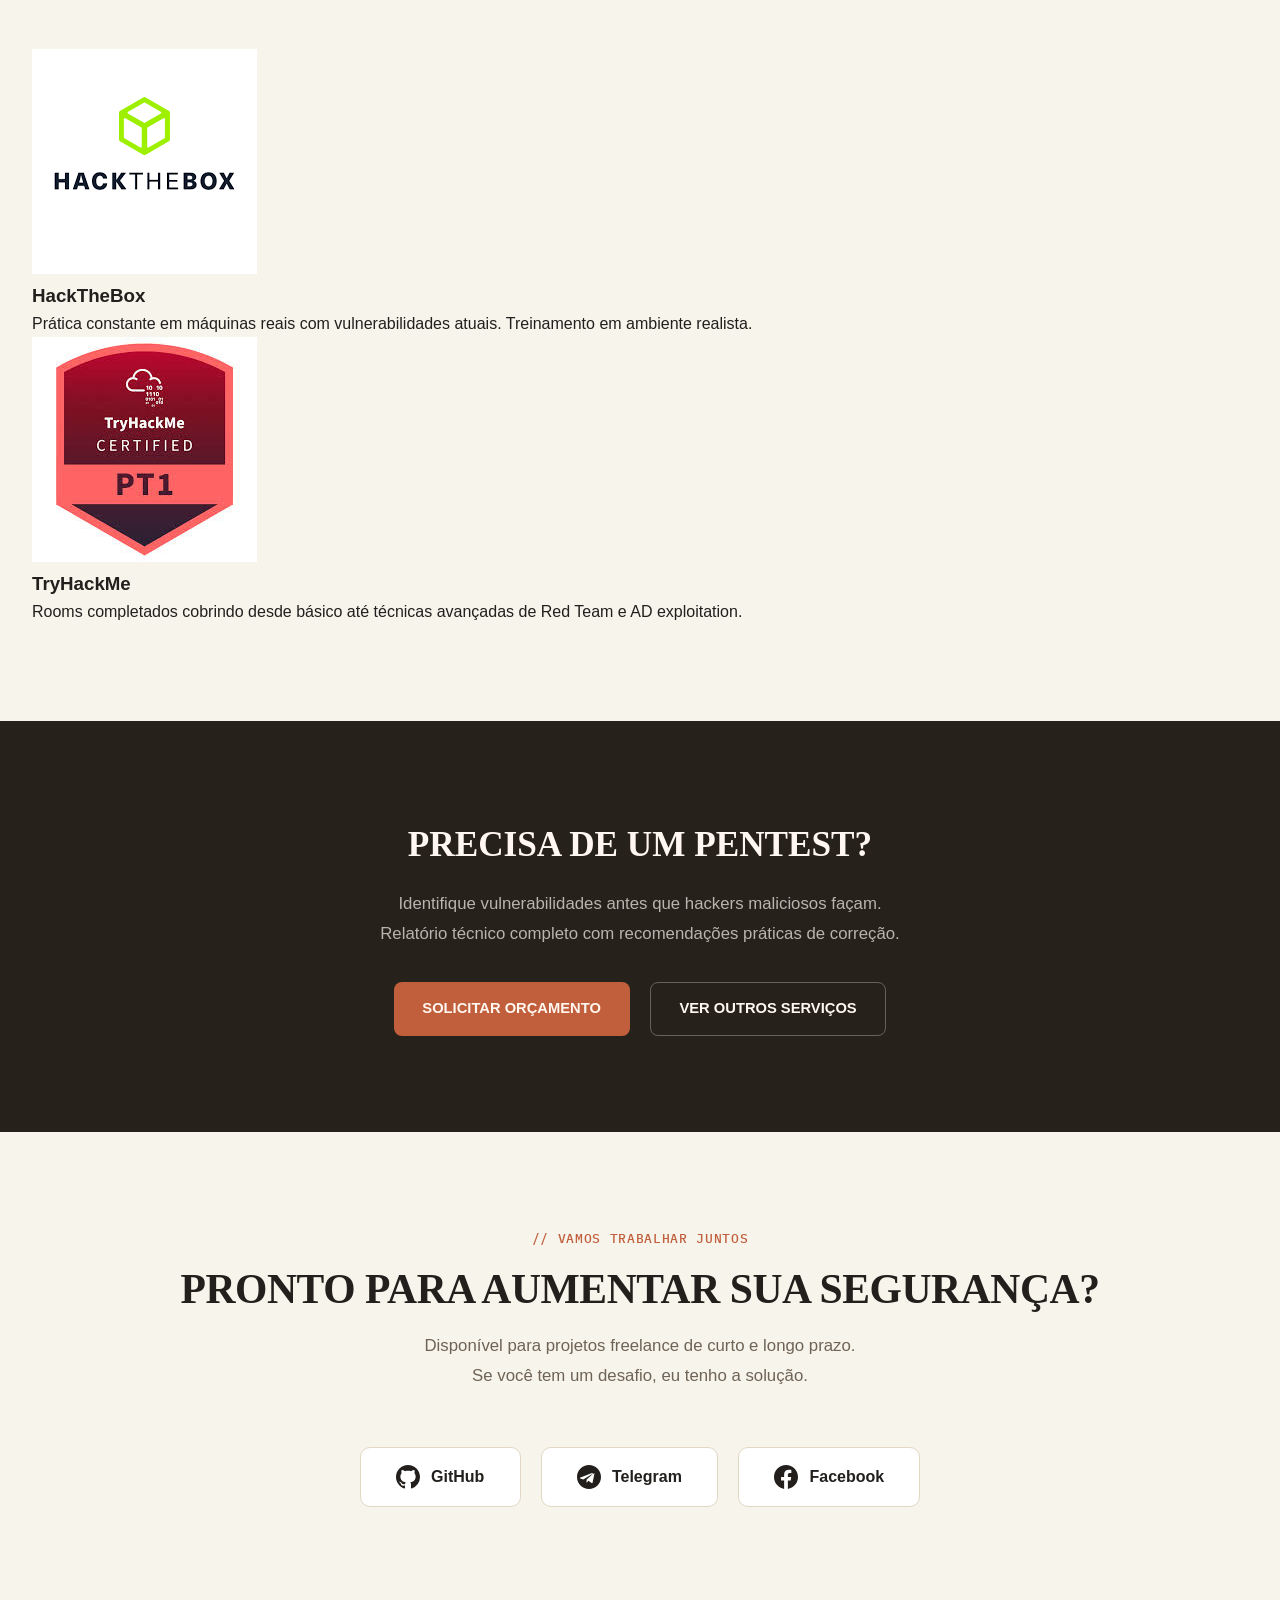
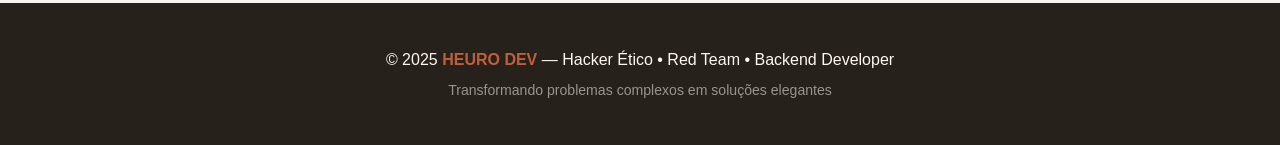
<file: redteam.html>
<!DOCTYPE html>
<html lang="pt-BR">
<head>
    <meta charset="UTF-8">
    <meta name="viewport" content="width=device-width, initial-scale=1.0">
    <title>Red Team & Security - Heuro</title>
    <link rel="stylesheet" href="styles.css">
    <link rel="preconnect" href="https://fonts.googleapis.com">
    <link rel="preconnect" href="https://fonts.gstatic.com" crossorigin>
    <link href="https://fonts.googleapis.com/css2?family=Orbitron:wght@400;500;700;900&family=IBM+Plex+Mono:wght@300;400;500;600&display=swap" rel="stylesheet">
</head>
<body>
    
    <canvas id="matrix-canvas"></canvas>

   
    <nav class="navbar">
        <div class="nav-container">
            <div class="nav-logo">
                <span class="logo-bracket">[</span>
                <span class="logo-text">HEURO DEV</span>
                <span class="logo-bracket">]</span>
            </div>
            <div class="nav-links">
                <a href="index.html" class="nav-link">HOME</a>
                <a href="redteam.html" class="nav-link active">RED TEAM</a>
                <a href="backend.html" class="nav-link">BACKEND</a>
                <a href="#contact" class="nav-link nav-cta">CONTATO</a>
            </div>
            <div class="nav-toggle">
                <span></span>
                <span></span>
                <span></span>
            </div>
        </div>
    </nav>

    
    <section class="page-hero">
        <div class="container">
            <div class="page-hero-content">
                <span class="page-tag">// OFFENSIVE SECURITY</span>
                <h1 class="page-title">
                    <span class="title-gradient">RED TEAM</span>
                    <span>& PENETRATION TESTING</span>
                </h1>
                <p class="page-subtitle">
                    Penso como um atacante. Defendo como um especialista.<br>
                    Identifico vulnerabilidades antes que sejam exploradas.
                </p>
            </div>
        </div>
    </section>

    <section class="methodology">
        <div class="container">
            <div class="section-header">
                <span class="section-tag">// PROCESSO</span>
                <h2 class="section-title">METODOLOGIA DE ATAQUE</h2>
            </div>
            <div class="methodology-grid">
                <div class="method-card">
                    <div class="method-number">01</div>
                    <h3 class="method-title">RECONNAISSANCE</h3>
                    <p class="method-description">Coleta passiva e ativa de informações sobre o alvo. OSINT, enumeração de domínios, identificação de tecnologias e superfície de ataque.</p>
                    <div class="method-tools">
                        <span class="tool-badge">Nmap</span><span class="tool-badge">theHarvester</span><span class="tool-badge">Shodan</span>
                    </div>
                </div>
                <div class="method-card">
                    <div class="method-number">02</div>
                    <h3 class="method-title">SCANNING & ENUMERATION</h3>
                    <p class="method-description">Varredura de portas, serviços e versões. Identificação de vulnerabilidades conhecidas e pontos fracos na infraestrutura.</p>
                    <div class="method-tools">
                        <span class="tool-badge">Nmap</span><span class="tool-badge">Nessus</span><span class="tool-badge">Nikto</span>
                    </div>
                </div>
                <div class="method-card">
                    <div class="method-number">03</div>
                    <h3 class="method-title">VULNERABILITY ANALYSIS</h3>
                    <p class="method-description">Análise profunda de vulnerabilidades encontradas. Priorização baseada em risco, impacto e exploitabilidade real.</p>
                    <div class="method-tools">
                        <span class="tool-badge">Burp Suite</span><span class="tool-badge">OWASP ZAP</span><span class="tool-badge">SQLMap</span>
                    </div>
                </div>
                <div class="method-card">
                    <div class="method-number">04</div>
                    <h3 class="method-title">EXPLOITATION</h3>
                    <p class="method-description">Exploração controlada de vulnerabilidades críticas. Demonstração de impacto real com prova de conceito ética.</p>
                    <div class="method-tools">
                        <span class="tool-badge">Metasploit</span><span class="tool-badge">Custom Exploits</span><span class="tool-badge">Social Engineering</span>
                    </div>
                </div>
                <div class="method-card">
                    <div class="method-number">05</div>
                    <h3 class="method-title">POST-EXPLOITATION</h3>
                    <p class="method-description">Escalação de privilégios, movimento lateral, persistência e exfiltração de dados. Simulação realista de ataque APT.</p>
                    <div class="method-tools">
                        <span class="tool-badge">Mimikatz</span><span class="tool-badge">PowerShell</span><span class="tool-badge">Pivoting</span>
                    </div>
                </div>
                <div class="method-card">
                    <div class="method-number">06</div>
                    <h3 class="method-title">REPORTING</h3>
                    <p class="method-description">Relatório técnico detalhado com todas as vulnerabilidades encontradas, evidências de exploração e recomendações de correção priorizadas.</p>
                    <div class="method-tools">
                        <span class="tool-badge">Executive Summary</span><span class="tool-badge">Technical Details</span><span class="tool-badge">Remediation</span>
                    </div>
                </div>
            </div>
        </div>
    </section>

    <section class="arsenal">
        <div class="container">
            <div class="section-header">
                <span class="section-tag">// FERRAMENTAS</span>
                <h2 class="section-title">ARSENAL DE SEGURANÇA OFENSIVA</h2>
            </div>
            <div class="arsenal-grid">
                <div class="arsenal-card">
                    <div class="arsenal-image"><img src="kali-terminal.png" alt="Kali Linux Terminal"></div>
                    <div class="arsenal-info">
                        <h3 class="arsenal-title">Kali Linux</h3>
                        <p class="arsenal-description">Sistema operacional base para pentesting com centenas de ferramentas pré-instaladas. Customizado para máxima eficiência.</p>
                    </div>
                </div>
                <div class="arsenal-card">
                    <div class="arsenal-image"><img src="burpsuite-scan.png" alt="Burp Suite Scan"></div>
                    <div class="arsenal-info">
                        <h3 class="arsenal-title">Burp Suite Professional</h3>
                        <p class="arsenal-description">Proxy interceptador para análise de aplicações web. Scanner automatizado e extensões customizadas para testes avançados.</p>
                    </div>
                </div>
                <div class="arsenal-card">
                    <div class="arsenal-image"><img src="nmap-results.png" alt="Nmap Scan Results"></div>
                    <div class="arsenal-info">
                        <h3 class="arsenal-title">Nmap & Network Scanning</h3>
                        <p class="arsenal-description">Varredura de rede profunda com scripts NSE customizados. Descoberta de serviços, versões e configurações inseguras.</p>
                    </div>
                </div>
                <div class="arsenal-card">
                    <div class="arsenal-image"><img src="metasploit-console.png" alt="Metasploit Console"></div>
                    <div class="arsenal-info">
                        <h3 class="arsenal-title">Metasploit Framework</h3>
                        <p class="arsenal-description">Plataforma de exploração líder mundial. Desenvolvimento de exploits customizados e automação de ataques complexos.</p>
                    </div>
                </div>
                <div class="arsenal-card">
                    <div class="arsenal-image"><img src="wireshark-traffic.png" alt="Wireshark Network Traffic"></div>
                    <div class="arsenal-info">
                        <h3 class="arsenal-title">Wireshark & Traffic Analysis</h3>
                        <p class="arsenal-description">Análise profunda de tráfego de rede. Identificação de protocolos inseguros, credenciais em texto claro e anomalias.</p>
                    </div>
                </div>
                <div class="arsenal-card">
                    <div class="arsenal-image"><img src="vulnerability-report.png" alt="Vulnerability Report"></div>
                    <div class="arsenal-info">
                        <h3 class="arsenal-title">Custom Tools & Scripts</h3>
                        <p class="arsenal-description">Scripts Python customizados para automação de exploits, fuzzing e testes específicos não cobertos por ferramentas comerciais.</p>
                    </div>
                </div>
            </div>
        </div>
    </section>

    
    <section class="expertise-areas">
        <div class="container">
            <div class="section-header">
                <span class="section-tag">// ESPECIALIZAÇÃO</span>
                <h2 class="section-title">ÁREAS DE EXPERTISE</h2>
            </div>
            <div class="areas-grid">
                <div class="area-card">
                    <div class="area-icon"><svg width="48" height="48" viewBox="0 0 24 24" fill="none" stroke="currentColor" stroke-width="2"><rect x="3" y="11" width="18" height="11" rx="2" ry="2"/><path d="M7 11V7a5 5 0 0110 0v4"/></svg></div>
                    <h3 class="area-title">Web Application Security</h3>
                    <ul class="area-list">
                        <li>SQL Injection & NoSQL Injection</li>
                        <li>XSS (Reflected, Stored, DOM-based)</li>
                        <li>CSRF & Session Management</li>
                        <li>Authentication & Authorization Bypass</li>
                        <li>File Upload Vulnerabilities</li>
                        <li>API Security Testing</li>
                    </ul>
                </div>
                <div class="area-card">
                    <div class="area-icon"><svg width="48" height="48" viewBox="0 0 24 24" fill="none" stroke="currentColor" stroke-width="2"><rect x="2" y="7" width="20" height="14" rx="2" ry="2"/><path d="M16 21V5a2 2 0 00-2-2h-4a2 2 0 00-2 2v16"/></svg></div>
                    <h3 class="area-title">Network Penetration Testing</h3>
                    <ul class="area-list">
                        <li>Network Reconnaissance & Mapping</li>
                        <li>Port Scanning & Service Enumeration</li>
                        <li>Vulnerability Assessment</li>
                        <li>Man-in-the-Middle Attacks</li>
                        <li>Wireless Network Security</li>
                        <li>VPN & Firewall Testing</li>
                    </ul>
                </div>
                <div class="area-card">
                    <div class="area-icon"><svg width="48" height="48" viewBox="0 0 24 24" fill="none" stroke="currentColor" stroke-width="2"><path d="M21 16V8a2 2 0 00-1-1.73l-7-4a2 2 0 00-2 0l-7 4A2 2 0 003 8v8a2 2 0 001 1.73l7 4a2 2 0 002 0l7-4A2 2 0 0021 16z"/><polyline points="3.27 6.96 12 12.01 20.73 6.96"/><line x1="12" y1="22.08" x2="12" y2="12"/></svg></div>
                    <h3 class="area-title">Social Engineering</h3>
                    <ul class="area-list">
                        <li>Phishing Campaign Development</li>
                        <li>Spear Phishing & Whaling</li>
                        <li>Physical Security Testing</li>
                        <li>Employee Awareness Assessment</li>
                        <li>Pretexting & Vishing</li>
                        <li>USB Drop Attacks</li>
                    </ul>
                </div>
            </div>
        </div>
    </section>

    
    <section class="platforms">
        <div class="container">
            <div class="section-header">
                <span class="section-tag">// CONTINUOUS LEARNING</span>
                <h2 class="section-title">PLATAFORMAS & CERTIFICAÇÕES</h2>
            </div>
            <div class="platforms-grid">
                <div class="platform-card">
                    <img src="htb-badge.png" alt="HackTheBox Badge" class="platform-badge">
                    <h3 class="platform-name">HackTheBox</h3>
                    <p class="platform-description">Prática constante em máquinas reais com vulnerabilidades atuais. Treinamento em ambiente realista.</p>
                </div>
                <div class="platform-card">
                    <img src="tryhackme-badge.png" alt="TryHackMe Badge" class="platform-badge">
                    <h3 class="platform-name">TryHackMe</h3>
                    <p class="platform-description">Rooms completados cobrindo desde básico até técnicas avançadas de Red Team e AD exploitation.</p>
                </div>
            </div>
        </div>
    </section>

    
    <section class="cta-section">
        <div class="container">
            <div class="cta-content">
                <h2 class="cta-title">PRECISA DE UM PENTEST?</h2>
                <p class="cta-description">
                    Identifique vulnerabilidades antes que hackers maliciosos façam.<br>
                    Relatório técnico completo com recomendações práticas de correção.
                </p>
                <div class="cta-buttons">
                    <a href="#contact" class="btn btn-primary"><span>SOLICITAR ORÇAMENTO</span></a>
                    <a href="index.html" class="btn btn-secondary"><span>VER OUTROS SERVIÇOS</span></a>
                </div>
            </div>
        </div>
    </section>

    
    <section class="contact" id="contact">
        <div class="container">
            <div class="section-header">
                <span class="section-tag">// VAMOS TRABALHAR JUNTOS</span>
                <h2 class="section-title">PRONTO PARA AUMENTAR SUA SEGURANÇA?</h2>
                <p class="section-description">
                    Disponível para projetos freelance de curto e longo prazo.<br>
                    Se você tem um desafio, eu tenho a solução.
                </p>
            </div>
            <div class="contact-cta">
                <a href="https://github.com/heuro12" target="_blank" class="contact-btn">
                    <svg width="24" height="24" viewBox="0 0 24 24" fill="currentColor">
                        <path d="M12 0C5.37 0 0 5.37 0 12c0 5.31 3.435 9.795 8.205 11.385.6.105.825-.255.825-.57 0-.285-.015-1.23-.015-2.235-3.015.555-3.795-.735-4.035-1.41-.135-.345-.72-1.41-1.23-1.695-.42-.225-1.02-.78-.015-.795.945-.015 1.62.87 1.845 1.23 1.08 1.815 2.805 1.305 3.495.99.105-.78.42-1.305.765-1.605-2.67-.3-5.46-1.335-5.46-5.925 0-1.305.465-2.385 1.23-3.225-.12-.3-.54-1.53.12-3.18 0 0 1.005-.315 3.3 1.23.96-.27 1.98-.405 3-.405s2.04.135 3 .405c2.295-1.56 3.3-1.23 3.3-1.23.66 1.65.24 2.88.12 3.18.765.84 1.23 1.905 1.23 3.225 0 4.605-2.805 5.625-5.475 5.925.435.375.81 1.095.81 2.22 0 1.605-.015 2.895-.015 3.3 0 .315.225.69.825.57A12.02 12.02 0 0024 12c0-6.63-5.37-12-12-12z"/>
                    </svg>
                    <span>GitHub</span>
                </a>
                <a href="https://t.me/HEURODEV" target="_blank" class="contact-btn">
                    <svg width="24" height="24" viewBox="0 0 24 24" fill="currentColor">
                        <path d="M12 0C5.373 0 0 5.373 0 12s5.373 12 12 12 12-5.373 12-12S18.627 0 12 0zm5.562 8.247l-1.97 9.289c-.145.658-.537.818-1.084.508l-3-2.21-1.447 1.394c-.16.16-.295.295-.605.295l.213-3.053 5.56-5.023c.242-.213-.054-.333-.373-.12L6.26 14.4l-2.95-.924c-.64-.203-.654-.64.136-.954l11.57-4.461c.537-.194 1.006.131.547 1.186z"/>
                    </svg>
                    <span>Telegram</span>
                </a>
                <a href="https://www.facebook.com/profile.php?id=61559349458783" target="_blank" class="contact-btn">
                    <svg width="24" height="24" viewBox="0 0 24 24" fill="currentColor">
                        <path d="M24 12.073c0-6.627-5.373-12-12-12s-12 5.373-12 12c0 5.99 4.388 10.954 10.125 11.854v-8.385H7.078v-3.47h3.047V9.43c0-3.007 1.792-4.669 4.533-4.669 1.312 0 2.686.235 2.686.235v2.953H15.83c-1.491 0-1.956.925-1.956 1.874v2.25h3.328l-.532 3.47h-2.796v8.385C19.612 23.027 24 18.062 24 12.073z"/>
                    </svg>
                    <span>Facebook</span>
                </a>
            </div>
        </div>
    </section>

 
    <footer class="footer">
        <div class="container">
            <div class="footer-content">
                <p class="footer-text">
                    © 2025 <span class="highlight">HEURO DEV</span> — Hacker Ético • Red Team • Backend Developer
                </p>
                <p class="footer-subtext">
                    Transformando problemas complexos em soluções elegantes
                </p>
            </div>
        </div>
    </footer>

    <script src="security.js"></script>
    <script src="script.js"></script>
</body>
</html>
</file>
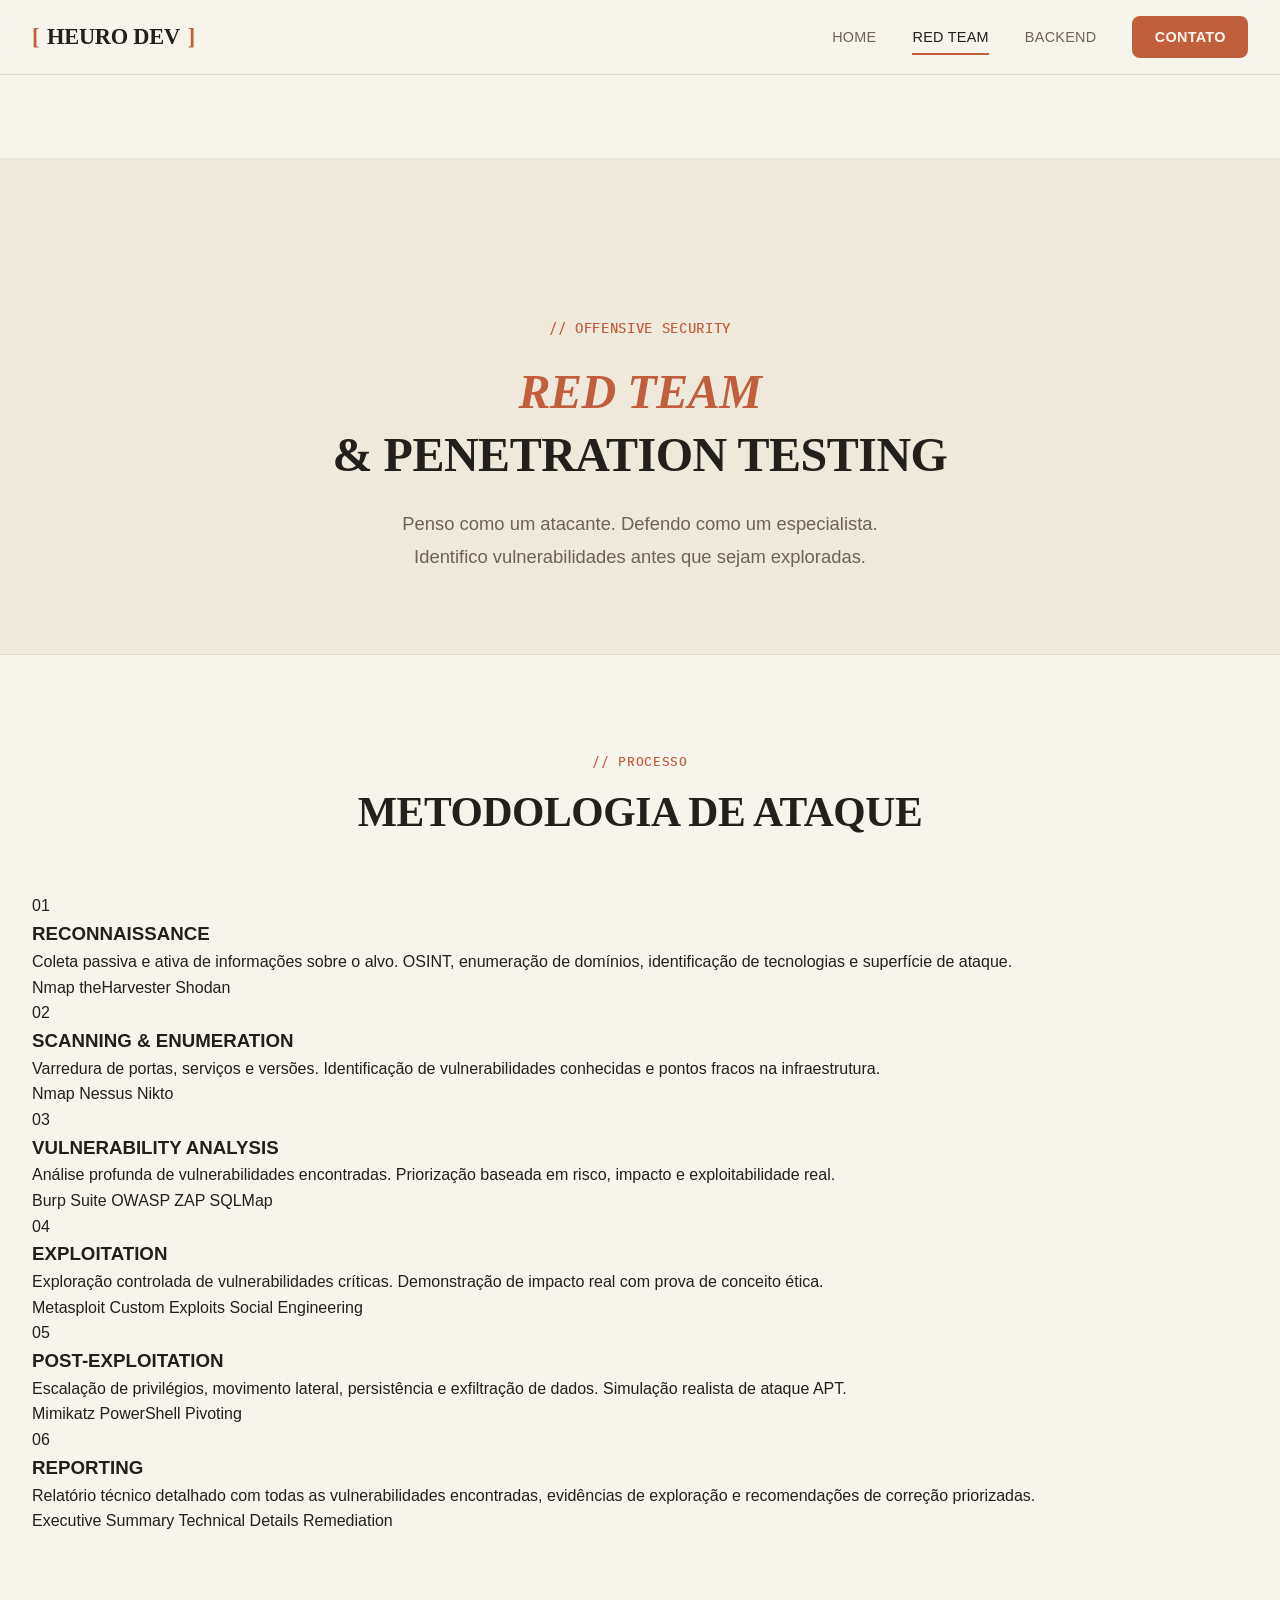
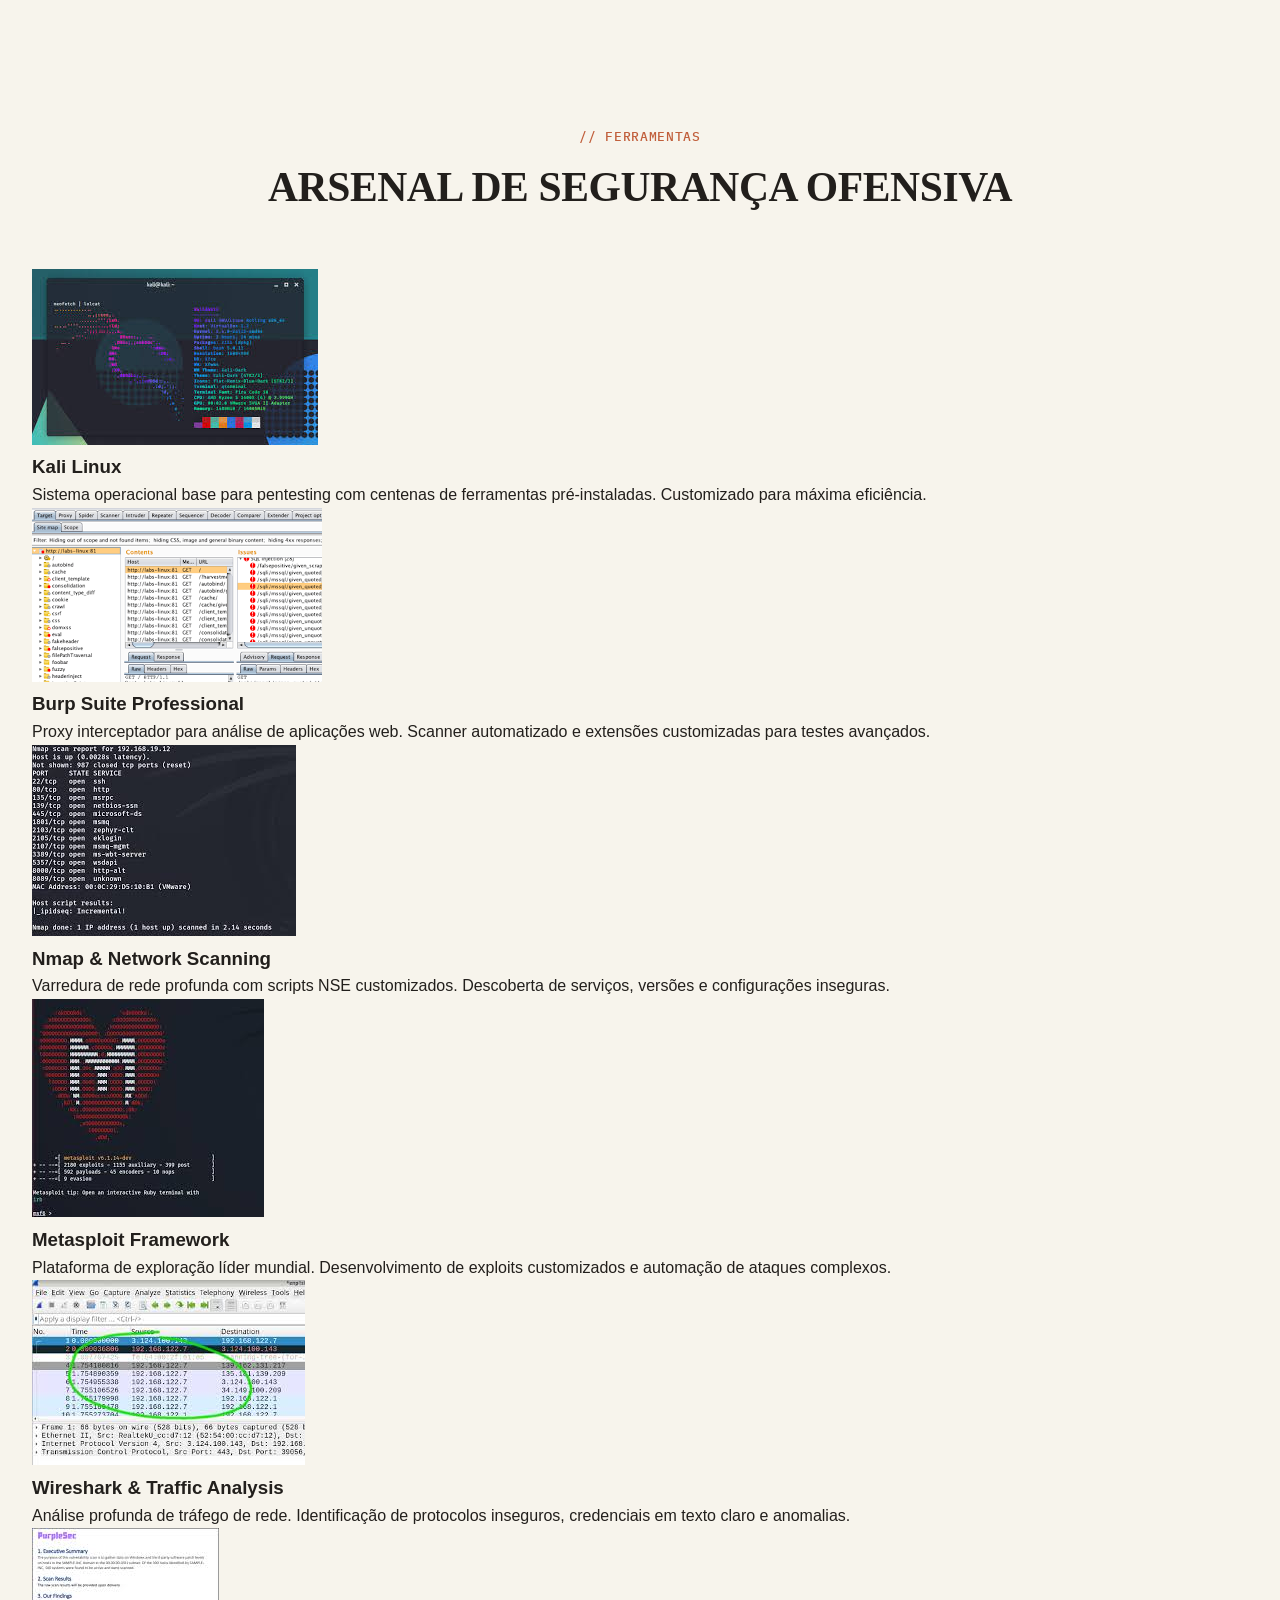
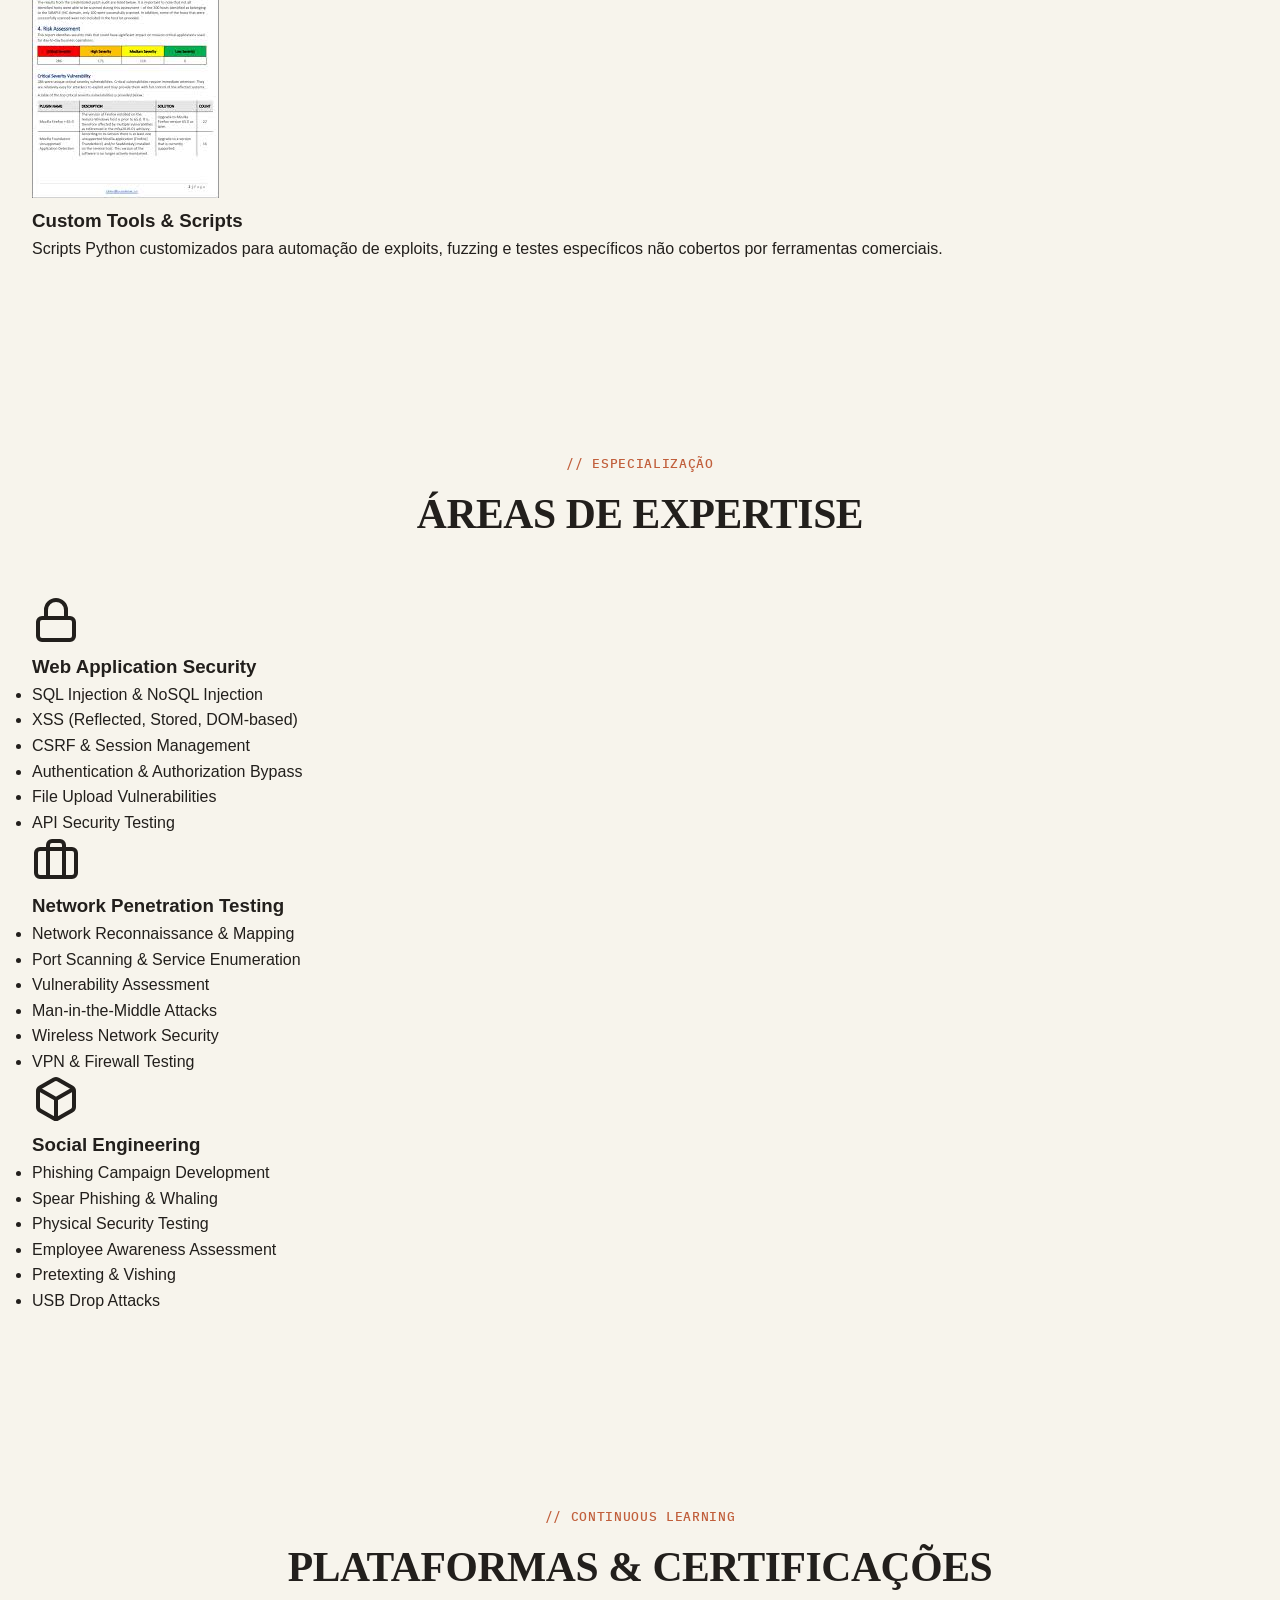
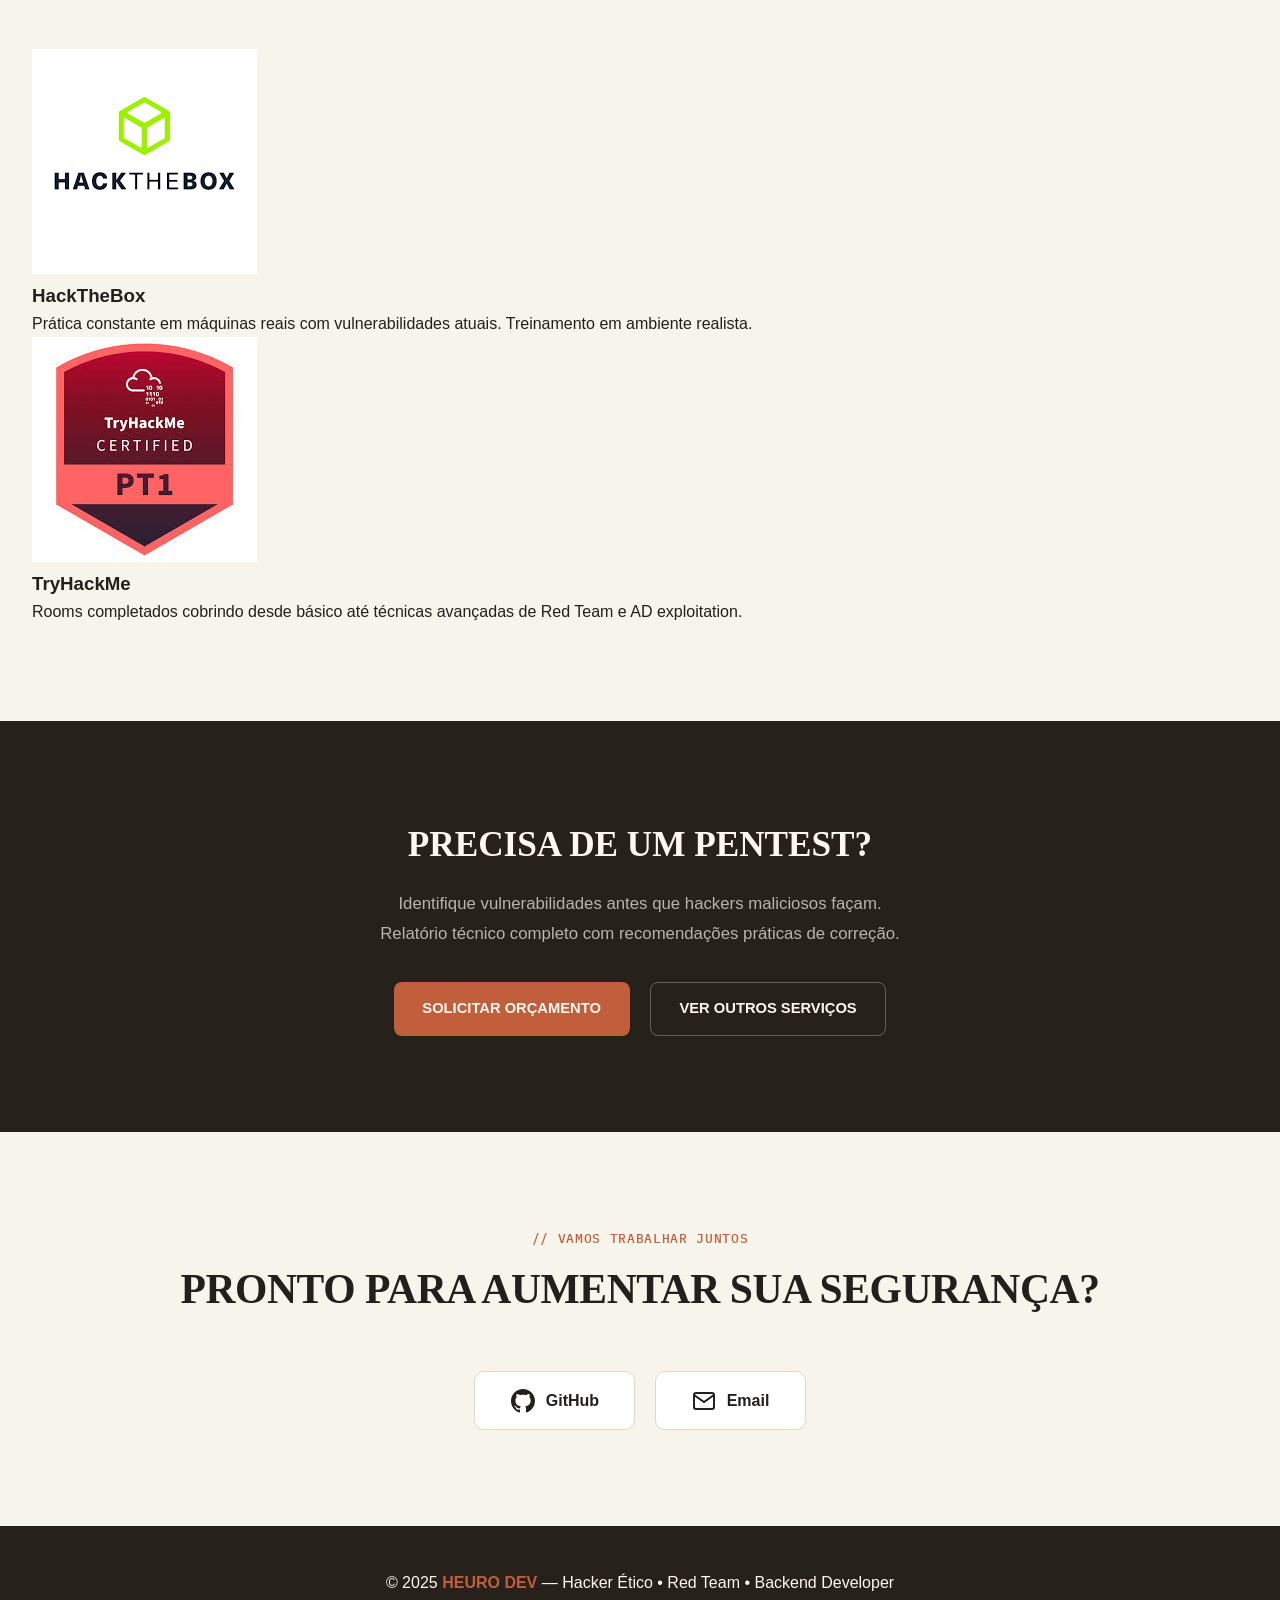
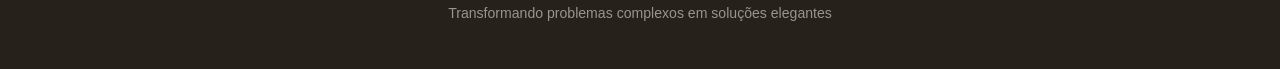
<file: Redteam.html>
<!DOCTYPE html>
<html lang="pt-BR">
<head>
    <meta charset="UTF-8">
    <meta name="viewport" content="width=device-width, initial-scale=1.0">
    <title>Red Team & Security - Heuro</title>
    <link rel="stylesheet" href="styles.css">
    <link rel="preconnect" href="https://fonts.googleapis.com">
    <link rel="preconnect" href="https://fonts.gstatic.com" crossorigin>
    <link href="https://fonts.googleapis.com/css2?family=Orbitron:wght@400;500;700;900&family=IBM+Plex+Mono:wght@300;400;500;600&display=swap" rel="stylesheet">
</head>
<body>
    
    <canvas id="matrix-canvas"></canvas>

   
    <nav class="navbar">
        <div class="nav-container">
            <div class="nav-logo">
                <span class="logo-bracket">[</span>
                <span class="logo-text">HEURO DEV</span>
                <span class="logo-bracket">]</span>
            </div>
            <div class="nav-links">
                <a href="index.html" class="nav-link">HOME</a>
                <a href="redteam.html" class="nav-link active">RED TEAM</a>
                <a href="backend.html" class="nav-link">BACKEND</a>
                <a href="#contact" class="nav-link nav-cta">CONTATO</a>
            </div>
            <div class="nav-toggle">
                <span></span>
                <span></span>
                <span></span>
            </div>
        </div>
    </nav>

    
    <section class="page-hero">
        <div class="container">
            <div class="page-hero-content">
                <span class="page-tag">// OFFENSIVE SECURITY</span>
                <h1 class="page-title">
                    <span class="title-gradient">RED TEAM</span>
                    <span>& PENETRATION TESTING</span>
                </h1>
                <p class="page-subtitle">
                    Penso como um atacante. Defendo como um especialista.<br>
                    Identifico vulnerabilidades antes que sejam exploradas.
                </p>
            </div>
        </div>
    </section>

    <section class="methodology">
        <div class="container">
            <div class="section-header">
                <span class="section-tag">// PROCESSO</span>
                <h2 class="section-title">METODOLOGIA DE ATAQUE</h2>
            </div>
            <div class="methodology-grid">
                <div class="method-card">
                    <div class="method-number">01</div>
                    <h3 class="method-title">RECONNAISSANCE</h3>
                    <p class="method-description">
                        Coleta passiva e ativa de informações sobre o alvo. 
                        OSINT, enumeração de domínios, identificação de tecnologias e superfície de ataque.
                    </p>
                    <div class="method-tools">
                        <span class="tool-badge">Nmap</span>
                        <span class="tool-badge">theHarvester</span>
                        <span class="tool-badge">Shodan</span>
                    </div>
                </div>

                <div class="method-card">
                    <div class="method-number">02</div>
                    <h3 class="method-title">SCANNING & ENUMERATION</h3>
                    <p class="method-description">
                        Varredura de portas, serviços e versões. Identificação de vulnerabilidades 
                        conhecidas e pontos fracos na infraestrutura.
                    </p>
                    <div class="method-tools">
                        <span class="tool-badge">Nmap</span>
                        <span class="tool-badge">Nessus</span>
                        <span class="tool-badge">Nikto</span>
                    </div>
                </div>

                <div class="method-card">
                    <div class="method-number">03</div>
                    <h3 class="method-title">VULNERABILITY ANALYSIS</h3>
                    <p class="method-description">
                        Análise profunda de vulnerabilidades encontradas. Priorização baseada em risco, 
                        impacto e exploitabilidade real.
                    </p>
                    <div class="method-tools">
                        <span class="tool-badge">Burp Suite</span>
                        <span class="tool-badge">OWASP ZAP</span>
                        <span class="tool-badge">SQLMap</span>
                    </div>
                </div>

                <div class="method-card">
                    <div class="method-number">04</div>
                    <h3 class="method-title">EXPLOITATION</h3>
                    <p class="method-description">
                        Exploração controlada de vulnerabilidades críticas. Demonstração de impacto real 
                        com prova de conceito ética.
                    </p>
                    <div class="method-tools">
                        <span class="tool-badge">Metasploit</span>
                        <span class="tool-badge">Custom Exploits</span>
                        <span class="tool-badge">Social Engineering</span>
                    </div>
                </div>

                <div class="method-card">
                    <div class="method-number">05</div>
                    <h3 class="method-title">POST-EXPLOITATION</h3>
                    <p class="method-description">
                        Escalação de privilégios, movimento lateral, persistência e exfiltração de dados. 
                        Simulação realista de ataque APT.
                    </p>
                    <div class="method-tools">
                        <span class="tool-badge">Mimikatz</span>
                        <span class="tool-badge">PowerShell</span>
                        <span class="tool-badge">Pivoting</span>
                    </div>
                </div>

                <div class="method-card">
                    <div class="method-number">06</div>
                    <h3 class="method-title">REPORTING</h3>
                    <p class="method-description">
                        Relatório técnico detalhado com todas as vulnerabilidades encontradas, 
                        evidências de exploração e recomendações de correção priorizadas.
                    </p>
                    <div class="method-tools">
                        <span class="tool-badge">Executive Summary</span>
                        <span class="tool-badge">Technical Details</span>
                        <span class="tool-badge">Remediation</span>
                    </div>
                </div>
            </div>
        </div>
    </section>


    <section class="arsenal">
        <div class="container">
            <div class="section-header">
                <span class="section-tag">// FERRAMENTAS</span>
                <h2 class="section-title">ARSENAL DE SEGURANÇA OFENSIVA</h2>
            </div>
            <div class="arsenal-grid">
                <div class="arsenal-card">
                    <div class="arsenal-image">
                        <img src="kali-terminal.png" alt="Kali Linux Terminal">
                    </div>
                    <div class="arsenal-info">
                        <h3 class="arsenal-title">Kali Linux</h3>
                        <p class="arsenal-description">
                            Sistema operacional base para pentesting com centenas de ferramentas 
                            pré-instaladas. Customizado para máxima eficiência.
                        </p>
                    </div>
                </div>

                <div class="arsenal-card">
                    <div class="arsenal-image">
                        <img src="burpsuite-scan.png" alt="Burp Suite Scan">
                    </div>
                    <div class="arsenal-info">
                        <h3 class="arsenal-title">Burp Suite Professional</h3>
                        <p class="arsenal-description">
                            Proxy interceptador para análise de aplicações web. Scanner automatizado 
                            e extensões customizadas para testes avançados.
                        </p>
                    </div>
                </div>

                <div class="arsenal-card">
                    <div class="arsenal-image">
                        <img src="nmap-results.png" alt="Nmap Scan Results">
                    </div>
                    <div class="arsenal-info">
                        <h3 class="arsenal-title">Nmap & Network Scanning</h3>
                        <p class="arsenal-description">
                            Varredura de rede profunda com scripts NSE customizados. 
                            Descoberta de serviços, versões e configurações inseguras.
                        </p>
                    </div>
                </div>

                <div class="arsenal-card">
                    <div class="arsenal-image">
                        <img src="metasploit-console.png" alt="Metasploit Console">
                    </div>
                    <div class="arsenal-info">
                        <h3 class="arsenal-title">Metasploit Framework</h3>
                        <p class="arsenal-description">
                            Plataforma de exploração líder mundial. Desenvolvimento de exploits customizados 
                            e automação de ataques complexos.
                        </p>
                    </div>
                </div>

                <div class="arsenal-card">
                    <div class="arsenal-image">
                        <img src="wireshark-traffic.png" alt="Wireshark Network Traffic">
                    </div>
                    <div class="arsenal-info">
                        <h3 class="arsenal-title">Wireshark & Traffic Analysis</h3>
                        <p class="arsenal-description">
                            Análise profunda de tráfego de rede. Identificação de protocolos inseguros, 
                            credenciais em texto claro e anomalias.
                        </p>
                    </div>
                </div>

                <div class="arsenal-card">
                    <div class="arsenal-image">
                        <img src="vulnerability-report.png" alt="Vulnerability Report">
                    </div>
                    <div class="arsenal-info">
                        <h3 class="arsenal-title">Custom Tools & Scripts</h3>
                        <p class="arsenal-description">
                            Scripts Python customizados para automação de exploits, 
                            fuzzing e testes específicos não cobertos por ferramentas comerciais.
                        </p>
                    </div>
                </div>
            </div>
        </div>
    </section>

    
    <section class="expertise-areas">
        <div class="container">
            <div class="section-header">
                <span class="section-tag">// ESPECIALIZAÇÃO</span>
                <h2 class="section-title">ÁREAS DE EXPERTISE</h2>
            </div>
            <div class="areas-grid">
                <div class="area-card">
                    <div class="area-icon">
                        <svg width="48" height="48" viewBox="0 0 24 24" fill="none" stroke="currentColor" stroke-width="2">
                            <rect x="3" y="11" width="18" height="11" rx="2" ry="2"/>
                            <path d="M7 11V7a5 5 0 0110 0v4"/>
                        </svg>
                    </div>
                    <h3 class="area-title">Web Application Security</h3>
                    <ul class="area-list">
                        <li>SQL Injection & NoSQL Injection</li>
                        <li>XSS (Reflected, Stored, DOM-based)</li>
                        <li>CSRF & Session Management</li>
                        <li>Authentication & Authorization Bypass</li>
                        <li>File Upload Vulnerabilities</li>
                        <li>API Security Testing</li>
                    </ul>
                </div>

                <div class="area-card">
                    <div class="area-icon">
                        <svg width="48" height="48" viewBox="0 0 24 24" fill="none" stroke="currentColor" stroke-width="2">
                            <rect x="2" y="7" width="20" height="14" rx="2" ry="2"/>
                            <path d="M16 21V5a2 2 0 00-2-2h-4a2 2 0 00-2 2v16"/>
                        </svg>
                    </div>
                    <h3 class="area-title">Network Penetration Testing</h3>
                    <ul class="area-list">
                        <li>Network Reconnaissance & Mapping</li>
                        <li>Port Scanning & Service Enumeration</li>
                        <li>Vulnerability Assessment</li>
                        <li>Man-in-the-Middle Attacks</li>
                        <li>Wireless Network Security</li>
                        <li>VPN & Firewall Testing</li>
                    </ul>
                </div>

                <div class="area-card">
                    <div class="area-icon">
                        <svg width="48" height="48" viewBox="0 0 24 24" fill="none" stroke="currentColor" stroke-width="2">
                            <path d="M21 16V8a2 2 0 00-1-1.73l-7-4a2 2 0 00-2 0l-7 4A2 2 0 003 8v8a2 2 0 001 1.73l7 4a2 2 0 002 0l7-4A2 2 0 0021 16z"/>
                            <polyline points="3.27 6.96 12 12.01 20.73 6.96"/>
                            <line x1="12" y1="22.08" x2="12" y2="12"/>
                        </svg>
                    </div>
                    <h3 class="area-title">Social Engineering</h3>
                    <ul class="area-list">
                        <li>Phishing Campaign Development</li>
                        <li>Spear Phishing & Whaling</li>
                        <li>Physical Security Testing</li>
                        <li>Employee Awareness Assessment</li>
                        <li>Pretexting & Vishing</li>
                        <li>USB Drop Attacks</li>
                    </ul>
                </div>
            </div>
        </div>
    </section>

    
    <section class="platforms">
        <div class="container">
            <div class="section-header">
                <span class="section-tag">// CONTINUOUS LEARNING</span>
                <h2 class="section-title">PLATAFORMAS & CERTIFICAÇÕES</h2>
            </div>
            <div class="platforms-grid">
                <div class="platform-card">
                    <img src="htb-badge.png" alt="HackTheBox Badge" class="platform-badge">
                    <h3 class="platform-name">HackTheBox</h3>
                    <p class="platform-description">
                        Prática constante em máquinas reais com vulnerabilidades atuais. 
                        Treinamento em ambiente realista.
                    </p>
                </div>

                <div class="platform-card">
                    <img src="tryhackme-badge.png" alt="TryHackMe Badge" class="platform-badge">
                    <h3 class="platform-name">TryHackMe</h3>
                    <p class="platform-description">
                        Rooms completados cobrindo desde básico até técnicas avançadas 
                        de Red Team e AD exploitation.
                    </p>
                </div>
            </div>
        </div>
    </section>

    
    <section class="cta-section">
        <div class="container">
            <div class="cta-content">
                <h2 class="cta-title">PRECISA DE UM PENTEST?</h2>
                <p class="cta-description">
                    Identifique vulnerabilidades antes que hackers maliciosos façam.<br>
                    Relatório técnico completo com recomendações práticas de correção.
                </p>
                <div class="cta-buttons">
                    <a href="#contact" class="btn btn-primary">
                        <span>SOLICITAR ORÇAMENTO</span>
                    </a>
                    <a href="index.html" class="btn btn-secondary">
                        <span>VER OUTROS SERVIÇOS</span>
                    </a>
                </div>
            </div>
        </div>
    </section>

    
    <section class="contact" id="contact">
        <div class="container">
            <div class="section-header">
                <span class="section-tag">// VAMOS TRABALHAR JUNTOS</span>
                <h2 class="section-title">PRONTO PARA AUMENTAR SUA SEGURANÇA?</h2>
            </div>
            <div class="contact-cta">
                <a href="https://github.com/heuro12" target="_blank" class="contact-btn">
                    <svg width="24" height="24" viewBox="0 0 24 24" fill="currentColor">
                        <path d="M12 0C5.37 0 0 5.37 0 12c0 5.31 3.435 9.795 8.205 11.385.6.105.825-.255.825-.57 0-.285-.015-1.23-.015-2.235-3.015.555-3.795-.735-4.035-1.41-.135-.345-.72-1.41-1.23-1.695-.42-.225-1.02-.78-.015-.795.945-.015 1.62.87 1.845 1.23 1.08 1.815 2.805 1.305 3.495.99.105-.78.42-1.305.765-1.605-2.67-.3-5.46-1.335-5.46-5.925 0-1.305.465-2.385 1.23-3.225-.12-.3-.54-1.53.12-3.18 0 0 1.005-.315 3.3 1.23.96-.27 1.98-.405 3-.405s2.04.135 3 .405c2.295-1.56 3.3-1.23 3.3-1.23.66 1.65.24 2.88.12 3.18.765.84 1.23 1.905 1.23 3.225 0 4.605-2.805 5.625-5.475 5.925.435.375.81 1.095.81 2.22 0 1.605-.015 2.895-.015 3.3 0 .315.225.69.825.57A12.02 12.02 0 0024 12c0-6.63-5.37-12-12-12z"/>
                    </svg>
                    <span>GitHub</span>
                </a>
                <a href="/cdn-cgi/l/email-protection#a9c1ccdcdbc6cfc2e9cec4c8c0c587cac6c4" class="contact-btn">
                    <svg width="24" height="24" viewBox="0 0 24 24" fill="none" stroke="currentColor" stroke-width="2">
                        <path d="M4 4h16c1.1 0 2 .9 2 2v12c0 1.1-.9 2-2 2H4c-1.1 0-2-.9-2-2V6c0-1.1.9-2 2-2z"/>
                        <polyline points="22,6 12,13 2,6"/>
                    </svg>
                    <span>Email</span>
                </a>
            </div>
        </div>
    </section>

 
    <footer class="footer">
        <div class="container">
            <div class="footer-content">
                <p class="footer-text">
                    © 2025 <span class="highlight">HEURO DEV</span> — Hacker Ético • Red Team • Backend Developer
                </p>
                <p class="footer-subtext">
                    Transformando problemas complexos em soluções elegantes
                </p>
            </div>
        </div>
    </footer>
    <script src="security.js"></script>
    <script src="script.js"></script>
</body>
</html>
</file>
<file: styles.css>
* {
    margin: 0;
    padding: 0;
    box-sizing: border-box;
}

:root {
    --bg: #F7F4EC;
    --bg-raised: #FFFFFF;
    --surface: #EFE9DB;
    --surface-hover: #E7DFCC;
    --border: #E1D8C4;
    --ink: #221F1C;
    --ink-soft: #6E6355;
    --ink-faint: #A79C89;
    --accent: #C15F3C;
    --accent-hover: #A94F30;
    --accent-tint: #F0DCCF;
    --panel-dark: #26211B;
    --panel-dark-raised: #322B23;

    --font-display: 'Fraunces', Georgia, serif;
    --font-body: 'Inter', -apple-system, sans-serif;
    --font-mono: 'IBM Plex Mono', monospace;

    --space-xs: 0.5rem;
    --space-sm: 1rem;
    --space-md: 1.5rem;
    --space-lg: 2rem;
    --space-xl: 3rem;
    --space-2xl: 4rem;

    --ease: 220ms cubic-bezier(0.4, 0, 0.2, 1);
    --ease-slow: 480ms cubic-bezier(0.4, 0, 0.2, 1);
    --radius: 12px;
    --shadow-card: 0 1px 2px rgba(34, 31, 28, 0.06), 0 12px 24px -12px rgba(34, 31, 28, 0.14);
    --shadow-card-hover: 0 4px 8px rgba(34, 31, 28, 0.08), 0 24px 40px -16px rgba(34, 31, 28, 0.2);
}

html {
    scroll-behavior: smooth;
}

body {
    font-family: var(--font-body);
    background: var(--bg);
    color: var(--ink);
    line-height: 1.6;
    overflow-x: hidden;
}

::selection {
    background: var(--accent-tint);
    color: var(--accent-hover);
}

a {
    color: inherit;
}

/* ========================================
   NAVIGATION
   ======================================== */
.navbar {
    position: fixed;
    top: 0;
    left: 0;
    right: 0;
    z-index: 1000;
    background: rgba(247, 244, 236, 0.9);
    backdrop-filter: blur(14px);
    border-bottom: 1px solid var(--border);
    padding: 1rem 0;
}

.nav-container {
    max-width: 1280px;
    margin: 0 auto;
    padding: 0 2rem;
    display: flex;
    align-items: center;
    justify-content: space-between;
}

.nav-logo {
    font-family: var(--font-display);
    font-size: 1.4rem;
    font-weight: 600;
    letter-spacing: -0.01em;
}

.logo-bracket {
    color: var(--accent);
}

.logo-text {
    color: var(--ink);
    margin: 0 0.15rem;
}

.nav-links {
    display: flex;
    gap: 2.25rem;
    align-items: center;
}

.nav-link {
    color: var(--ink-soft);
    text-decoration: none;
    font-weight: 500;
    font-size: 0.9rem;
    letter-spacing: 0.02em;
    transition: color var(--ease);
    position: relative;
}

.nav-link::after {
    content: '';
    position: absolute;
    bottom: -6px;
    left: 0;
    width: 0;
    height: 2px;
    background: var(--accent);
    transition: width var(--ease);
}

.nav-link:hover,
.nav-link.active {
    color: var(--ink);
}

.nav-link:hover::after,
.nav-link.active::after {
    width: 100%;
}

.nav-cta {
    padding: 0.6rem 1.4rem;
    background: var(--accent);
    color: #FFF7F0;
    border-radius: 8px;
    font-weight: 600;
}

.nav-cta::after {
    display: none;
}

.nav-cta:hover {
    color: #FFF7F0;
    background: var(--accent-hover);
}

.nav-toggle {
    display: none;
    flex-direction: column;
    gap: 5px;
    cursor: pointer;
}

.nav-toggle span {
    width: 22px;
    height: 2px;
    background: var(--ink);
    transition: transform var(--ease), opacity var(--ease);
}

/* ========================================
   HERO
   ======================================== */
.hero {
    min-height: 100vh;
    display: flex;
    align-items: center;
    justify-content: center;
    padding: 8rem 2rem 4rem;
    position: relative;
}

.hero-container {
    max-width: 1280px;
    margin: 0 auto;
    display: grid;
    grid-template-columns: 1.15fr 1fr;
    gap: 4rem;
    align-items: center;
}

.hero-content {
    animation: fadeInUp 0.8s var(--ease);
}

.hero-badge {
    display: inline-flex;
    align-items: center;
    gap: 0.6rem;
    padding: 0.5rem 1rem;
    background: var(--bg-raised);
    border: 1px solid var(--border);
    border-radius: 50px;
    font-size: 0.78rem;
    font-weight: 600;
    letter-spacing: 0.04em;
    color: var(--ink-soft);
    margin-bottom: 2rem;
}

.badge-pulse {
    width: 7px;
    height: 7px;
    background: var(--accent);
    border-radius: 50%;
    animation: pulse 2.4s infinite;
}

@keyframes pulse {
    0%, 100% { opacity: 1; transform: scale(1); }
    50% { opacity: 0.5; transform: scale(1.25); }
}

.hero-title {
    font-family: var(--font-display);
    font-size: 3.6rem;
    font-weight: 600;
    line-height: 1.08;
    letter-spacing: -0.01em;
    margin-bottom: 1.5rem;
    display: flex;
    flex-direction: column;
    color: var(--ink);
}

.title-line {
    display: block;
}

.title-gradient {
    color: var(--accent);
    font-style: italic;
}

.hero-subtitle {
    font-size: 1.1rem;
    color: var(--ink-soft);
    margin-bottom: 2rem;
    line-height: 1.75;
    max-width: 46ch;
}

.highlight {
    color: var(--accent);
    font-weight: 600;
}

.hero-stats {
    display: flex;
    gap: 2.5rem;
    margin: 2rem 0;
    padding: 1.75rem 0;
    border-top: 1px solid var(--border);
    border-bottom: 1px solid var(--border);
}

.stat-item {
    display: flex;
    flex-direction: column;
}

.stat-number {
    font-family: var(--font-display);
    font-size: 2.2rem;
    font-weight: 600;
    color: var(--ink);
    line-height: 1;
}

.stat-label {
    font-size: 0.82rem;
    color: var(--ink-faint);
    margin-top: 0.5rem;
}

.hero-cta {
    display: flex;
    gap: 1rem;
    margin-top: 2rem;
}

.btn {
    display: inline-flex;
    align-items: center;
    gap: 0.5rem;
    padding: 0.9rem 1.8rem;
    font-family: var(--font-body);
    font-weight: 600;
    font-size: 0.92rem;
    text-decoration: none;
    border-radius: 8px;
    transition: transform var(--ease), box-shadow var(--ease), background var(--ease);
    cursor: pointer;
    border: none;
}

.btn-primary {
    background: var(--accent);
    color: #FFF7F0;
}

.btn-primary:hover {
    background: var(--accent-hover);
    transform: translateY(-2px);
    box-shadow: 0 10px 24px -8px rgba(193, 95, 60, 0.5);
}

.btn-secondary {
    background: transparent;
    color: var(--ink);
    border: 1.5px solid var(--border);
}

.btn-secondary:hover {
    border-color: var(--ink-faint);
    transform: translateY(-2px);
}

.hero-image {
    position: relative;
    display: flex;
    align-items: center;
    justify-content: center;
    animation: fadeInRight 0.9s var(--ease);
}

.image-glow {
    position: absolute;
    width: 380px;
    height: 380px;
    background: radial-gradient(circle, var(--accent-tint), transparent 70%);
    border-radius: 50%;
}

.avatar-img {
    position: relative;
    width: 340px;
    height: 340px;
    border-radius: 28px;
    object-fit: cover;
    border: 6px solid var(--bg-raised);
    box-shadow: var(--shadow-card-hover);
    z-index: 2;
}

.avatar-ring,
.avatar-ring-2 {
    position: absolute;
    border: 1.5px solid var(--border);
    border-radius: 32px;
}

.avatar-ring {
    width: 380px;
    height: 380px;
    transform: rotate(-4deg);
}

.avatar-ring-2 {
    width: 380px;
    height: 380px;
    transform: rotate(4deg);
    border-color: var(--accent-tint);
}

.hero-scroll {
    position: absolute;
    bottom: 2rem;
    left: 50%;
    transform: translateX(-50%);
    display: flex;
    flex-direction: column;
    align-items: center;
    gap: 0.5rem;
    color: var(--ink-faint);
    font-size: 0.72rem;
    letter-spacing: 0.1em;
}

.scroll-line {
    width: 1px;
    height: 36px;
    background: linear-gradient(to bottom, var(--ink-faint), transparent);
    animation: scrollDown 2.2s infinite;
}

@keyframes scrollDown {
    0%, 100% { opacity: 0; transform: translateY(-8px); }
    50% { opacity: 1; transform: translateY(8px); }
}

/* ========================================
   COMMON SECTION STYLES
   ======================================== */
.container {
    max-width: 1280px;
    margin: 0 auto;
    padding: 0 2rem;
}

section {
    padding: 6rem 0;
}

.section-header {
    text-align: center;
    margin-bottom: 3.5rem;
}

.section-tag {
    color: var(--accent);
    font-family: var(--font-mono);
    font-size: 0.82rem;
    font-weight: 500;
    letter-spacing: 0.05em;
    display: block;
    margin-bottom: 1rem;
}

.section-title {
    font-family: var(--font-display);
    font-size: 2.6rem;
    font-weight: 600;
    letter-spacing: -0.01em;
    line-height: 1.2;
    margin-bottom: 1rem;
}

.section-description {
    font-size: 1.05rem;
    color: var(--ink-soft);
    max-width: 640px;
    margin: 0 auto;
    line-height: 1.8;
}

/* ========================================
   EXPERTISE
   ======================================== */
.expertise {
    background: var(--surface);
}

.expertise-grid {
    display: grid;
    grid-template-columns: repeat(auto-fit, minmax(320px, 1fr));
    gap: 1.75rem;
}

.expertise-card {
    background: var(--bg-raised);
    border: 1px solid var(--border);
    border-radius: var(--radius);
    padding: 2.25rem;
    transition: transform var(--ease), box-shadow var(--ease), border-color var(--ease);
}

.expertise-card:hover {
    transform: translateY(-6px);
    border-color: var(--accent);
    box-shadow: var(--shadow-card);
}

.card-icon {
    color: var(--accent);
    margin-bottom: 1.5rem;
}

.card-title {
    font-family: var(--font-display);
    font-size: 1.35rem;
    font-weight: 600;
    margin-bottom: 0.9rem;
}

.card-description {
    color: var(--ink-soft);
    margin-bottom: 1.5rem;
    line-height: 1.7;
}

.card-tags {
    display: flex;
    flex-wrap: wrap;
    gap: 0.5rem;
    margin-bottom: 1.5rem;
}

.tag {
    padding: 0.35rem 0.75rem;
    background: var(--surface);
    color: var(--ink-soft);
    border: 1px solid var(--border);
    border-radius: 6px;
    font-family: var(--font-mono);
    font-size: 0.72rem;
    font-weight: 500;
}

.card-link {
    color: var(--accent);
    text-decoration: none;
    font-weight: 600;
    display: inline-flex;
    align-items: center;
    gap: 0.3rem;
    transition: gap var(--ease);
}

.card-link:hover {
    gap: 0.6rem;
}

/* ========================================
   PROJECTS
   ======================================== */
.projects-grid {
    display: grid;
    grid-template-columns: repeat(auto-fit, minmax(320px, 1fr));
    gap: 1.75rem;
}

.project-card {
    background: var(--bg-raised);
    border: 1px solid var(--border);
    border-radius: var(--radius);
    overflow: hidden;
    transition: transform var(--ease), box-shadow var(--ease), border-color var(--ease);
}

.project-card:hover {
    transform: translateY(-6px);
    border-color: var(--accent);
    box-shadow: var(--shadow-card);
}

.project-image {
    position: relative;
    width: 100%;
    height: 220px;
    overflow: hidden;
    background: var(--surface);
}

.project-image img {
    width: 100%;
    height: 100%;
    object-fit: cover;
    transition: transform var(--ease-slow);
}

.project-card:hover .project-image img {
    transform: scale(1.06);
}

.project-overlay {
    position: absolute;
    inset: 0;
    background: rgba(34, 31, 28, 0.55);
    display: flex;
    align-items: center;
    justify-content: center;
    opacity: 0;
    transition: opacity var(--ease);
}

.project-card:hover .project-overlay {
    opacity: 1;
}

.project-link {
    padding: 0.75rem 1.4rem;
    background: #FFF7F0;
    color: var(--ink);
    text-decoration: none;
    font-weight: 600;
    border-radius: 8px;
    transition: transform var(--ease);
}

.project-link:hover {
    transform: scale(1.05);
}

.project-info {
    padding: 1.75rem;
}

.project-title {
    font-family: var(--font-display);
    font-size: 1.25rem;
    font-weight: 600;
    margin-bottom: 0.8rem;
}

.project-description {
    color: var(--ink-soft);
    margin-bottom: 1rem;
    line-height: 1.7;
}

.project-tags {
    display: flex;
    flex-wrap: wrap;
    gap: 0.5rem;
}

/* ========================================
   SKILLS
   ======================================== */
.skills-categories {
    display: grid;
    grid-template-columns: repeat(auto-fit, minmax(280px, 1fr));
    gap: 2.5rem;
}

.skill-category {
    background: var(--bg-raised);
    border: 1px solid var(--border);
    border-radius: var(--radius);
    padding: 2rem;
}

.category-title {
    font-family: var(--font-display);
    font-size: 1.25rem;
    font-weight: 600;
    margin-bottom: 1.4rem;
    color: var(--accent);
}

.skill-list {
    display: flex;
    flex-direction: column;
    gap: 0.7rem;
}

.skill-item {
    padding: 0.75rem 1rem;
    background: var(--surface);
    border-left: 3px solid var(--accent);
    border-radius: 6px;
    font-size: 0.92rem;
    transition: transform var(--ease), background var(--ease);
}

.skill-item:hover {
    background: var(--surface-hover);
    transform: translateX(6px);
}

/* ========================================
   CERTIFICATION
   ======================================== */
.certification {
    background: var(--surface);
}

.cert-card {
    background: var(--bg-raised);
    border: 1px solid var(--border);
    border-radius: 16px;
    padding: 2.75rem;
    display: grid;
    grid-template-columns: auto 1fr;
    gap: 2.75rem;
    align-items: center;
    max-width: 880px;
    margin: 0 auto;
    box-shadow: var(--shadow-card);
}

.cert-badge {
    color: var(--accent);
}

.cert-title {
    font-family: var(--font-display);
    font-size: 1.7rem;
    font-weight: 600;
    margin-bottom: 0.5rem;
}

.cert-subtitle {
    color: var(--ink-soft);
    margin-bottom: 1.75rem;
}

.cert-stats {
    display: grid;
    grid-template-columns: repeat(4, 1fr);
    gap: 1.5rem;
}

.cert-stat {
    display: flex;
    flex-direction: column;
}

.cert-label {
    font-size: 0.78rem;
    color: var(--ink-faint);
    margin-bottom: 0.4rem;
}

.cert-value {
    font-family: var(--font-display);
    font-size: 1.55rem;
    font-weight: 600;
    color: var(--ink);
}

.cert-approved {
    color: var(--accent);
}

/* ========================================
   CONTACT
   ======================================== */
.contact-cta {
    display: flex;
    flex-wrap: wrap;
    justify-content: center;
    gap: 1.25rem;
    margin-top: 2.75rem;
}

.contact-btn {
    display: inline-flex;
    align-items: center;
    gap: 0.7rem;
    padding: 1rem 2.2rem;
    background: var(--bg-raised);
    border: 1.5px solid var(--border);
    color: var(--ink);
    text-decoration: none;
    font-weight: 600;
    border-radius: 10px;
    transition: transform var(--ease), border-color var(--ease), background var(--ease);
}

.contact-btn:hover {
    background: var(--ink);
    border-color: var(--ink);
    color: var(--bg);
    transform: translateY(-3px);
}

/* ========================================
   FOOTER
   ======================================== */
.footer {
    background: var(--panel-dark);
    color: rgba(247, 244, 236, 0.75);
    padding: 2.75rem 0;
}

.footer-content {
    text-align: center;
}

.footer-text {
    font-size: 1rem;
    margin-bottom: 0.4rem;
    color: #FFF7F0;
}

.footer-text .highlight {
    color: var(--accent);
}

.footer-subtext {
    color: rgba(247, 244, 236, 0.55);
    font-size: 0.88rem;
}

/* ========================================
   PAGE HERO (internal pages)
   ======================================== */
.page-hero {
    padding: 10rem 2rem 5rem;
    background: var(--surface);
    border-bottom: 1px solid var(--border);
}

.page-hero-content {
    max-width: 860px;
    margin: 0 auto;
    text-align: center;
}

.page-tag {
    color: var(--accent);
    font-family: var(--font-mono);
    font-size: 0.85rem;
    font-weight: 500;
    letter-spacing: 0.05em;
    display: block;
    margin-bottom: 1.5rem;
}

.page-title {
    font-family: var(--font-display);
    font-size: 3rem;
    font-weight: 600;
    letter-spacing: -0.01em;
    line-height: 1.2;
    margin-bottom: 1.5rem;
    display: flex;
    flex-direction: column;
    gap: 0.3rem;
}

.page-subtitle {
    font-size: 1.15rem;
    color: var(--ink-soft);
    line-height: 1.8;
}

/* ========================================
   CTA SECTION
   ======================================== */
.cta-section {
    background: var(--panel-dark);
    color: #FFF7F0;
}

.cta-content {
    text-align: center;
    max-width: 760px;
    margin: 0 auto;
}

.cta-title {
    font-family: var(--font-display);
    font-size: 2.2rem;
    font-weight: 600;
    margin-bottom: 1rem;
}

.cta-description {
    font-size: 1.05rem;
    color: rgba(247, 244, 236, 0.7);
    line-height: 1.8;
    margin-bottom: 2rem;
}

.cta-buttons {
    display: flex;
    justify-content: center;
    gap: 1.25rem;
    flex-wrap: wrap;
}

.cta-section .btn-secondary {
    color: #FFF7F0;
    border-color: rgba(247, 244, 236, 0.3);
}

.cta-section .btn-secondary:hover {
    border-color: rgba(247, 244, 236, 0.6);
}

/* ========================================
   BACKEND PAGE — TECH STACK
   ======================================== */
.tech-stack {
    background: var(--surface);
}

.stack-showcase {
    display: flex;
    flex-direction: column;
    gap: 2.75rem;
}

.stack-category {
    background: var(--bg-raised);
    border: 1px solid var(--border);
    border-radius: var(--radius);
    padding: 2.25rem;
}

.stack-title {
    font-family: var(--font-display);
    font-size: 1.5rem;
    font-weight: 600;
    color: var(--accent);
    margin-bottom: 1.75rem;
}

.stack-items {
    display: grid;
    grid-template-columns: repeat(auto-fit, minmax(240px, 1fr));
    gap: 1.75rem;
}

.stack-item {
    background: var(--surface);
    border: 1px solid var(--border);
    border-radius: 10px;
    padding: 1.75rem;
    transition: transform var(--ease), box-shadow var(--ease), border-color var(--ease);
}

.stack-item.featured {
    border-color: var(--accent);
    background: var(--accent-tint);
}

.stack-item:hover {
    border-color: var(--accent);
    transform: translateY(-3px);
    box-shadow: var(--shadow-card);
}

.stack-icon {
    color: var(--accent);
    margin-bottom: 0.9rem;
}

.stack-item h4 {
    font-family: var(--font-display);
    font-size: 1.2rem;
    font-weight: 600;
    margin-bottom: 0.7rem;
}

.stack-item p {
    color: var(--ink-soft);
    line-height: 1.7;
    font-size: 0.92rem;
}

/* ========================================
   FASTAPI SHOWCASE
   ======================================== */
.showcase-grid {
    display: flex;
    flex-direction: column;
    gap: 3.5rem;
}

.showcase-card {
    display: grid;
    grid-template-columns: 1fr 1fr;
    gap: 2.75rem;
    align-items: center;
    background: var(--bg-raised);
    border: 1px solid var(--border);
    border-radius: 16px;
    padding: 2.75rem;
    transition: border-color var(--ease), box-shadow var(--ease);
}

.showcase-card.reverse .showcase-image {
    order: 2;
}

.showcase-card:hover {
    border-color: var(--accent);
    box-shadow: var(--shadow-card);
}

.showcase-image {
    border-radius: 10px;
    overflow: hidden;
    border: 1px solid var(--border);
}

.showcase-image img {
    width: 100%;
    height: 100%;
    object-fit: cover;
}

.showcase-title {
    font-family: var(--font-display);
    font-size: 1.6rem;
    font-weight: 600;
    margin-bottom: 1rem;
}

.showcase-description {
    color: var(--ink-soft);
    line-height: 1.8;
    margin-bottom: 1.4rem;
}

.showcase-features {
    list-style: none;
    display: flex;
    flex-direction: column;
    gap: 0.75rem;
}

.showcase-features li {
    color: var(--ink-soft);
    padding-left: 0.2rem;
}

/* ========================================
   ARCHITECTURE
   ======================================== */
.architecture-content {
    display: grid;
    grid-template-columns: 1fr 1fr;
    gap: 3.5rem;
    align-items: start;
}

.architecture-diagram {
    border-radius: 10px;
    overflow: hidden;
    border: 1px solid var(--border);
}

.architecture-diagram img {
    width: 100%;
    height: auto;
}

.architecture-title {
    font-family: var(--font-display);
    font-size: 1.7rem;
    font-weight: 600;
    margin-bottom: 1.75rem;
}

.architecture-layers {
    display: flex;
    flex-direction: column;
    gap: 1.25rem;
}

.layer-card {
    background: var(--surface);
    border: 1px solid var(--border);
    border-left: 3px solid var(--accent);
    border-radius: 8px;
    padding: 1.4rem;
    transition: transform var(--ease), background var(--ease);
}

.layer-card:hover {
    background: var(--surface-hover);
    transform: translateX(6px);
}

.layer-title {
    font-family: var(--font-display);
    font-weight: 600;
    color: var(--accent);
    margin-bottom: 0.4rem;
}

.layer-description {
    color: var(--ink-soft);
    line-height: 1.7;
    font-size: 0.92rem;
}

/* ========================================
   DEVOPS
   ======================================== */
.devops-grid {
    display: grid;
    grid-template-columns: repeat(auto-fit, minmax(320px, 1fr));
    gap: 1.75rem;
}

.devops-card {
    background: var(--bg-raised);
    border: 1px solid var(--border);
    border-radius: var(--radius);
    overflow: hidden;
    transition: transform var(--ease), box-shadow var(--ease), border-color var(--ease);
}

.devops-card:hover {
    border-color: var(--accent);
    transform: translateY(-6px);
    box-shadow: var(--shadow-card);
}

.devops-image {
    width: 100%;
    height: 180px;
    overflow: hidden;
    background: var(--surface);
}

.devops-image img {
    width: 100%;
    height: 100%;
    object-fit: cover;
    transition: transform var(--ease-slow);
}

.devops-card:hover .devops-image img {
    transform: scale(1.06);
}

.devops-content {
    padding: 1.75rem;
}

.devops-title {
    font-family: var(--font-display);
    font-size: 1.2rem;
    font-weight: 600;
    margin-bottom: 0.9rem;
}

.devops-description {
    color: var(--ink-soft);
    line-height: 1.7;
    margin-bottom: 1.4rem;
}

.devops-features {
    display: flex;
    flex-wrap: wrap;
    gap: 0.5rem;
}

.feature-badge {
    padding: 0.35rem 0.7rem;
    background: var(--surface);
    color: var(--ink-soft);
    border: 1px solid var(--border);
    border-radius: 6px;
    font-family: var(--font-mono);
    font-size: 0.7rem;
    font-weight: 500;
}

/* ========================================
   SERVICES
   ======================================== */
.services {
    background: var(--surface);
}

.services-grid {
    display: grid;
    grid-template-columns: repeat(auto-fit, minmax(260px, 1fr));
    gap: 1.75rem;
}

.service-card {
    background: var(--bg-raised);
    border: 1px solid var(--border);
    border-radius: var(--radius);
    padding: 2.25rem;
    text-align: center;
    transition: transform var(--ease), box-shadow var(--ease), border-color var(--ease);
}

.service-card:hover {
    border-color: var(--accent);
    transform: translateY(-6px);
    box-shadow: var(--shadow-card);
}

.service-icon {
    color: var(--accent);
    margin-bottom: 1.4rem;
}

.service-title {
    font-family: var(--font-display);
    font-size: 1.2rem;
    font-weight: 600;
    margin-bottom: 0.9rem;
}

.service-description {
    color: var(--ink-soft);
    line-height: 1.7;
}

/* ========================================
   BACKEND PROJECTS LIST
   ======================================== */
.backend-projects-list {
    display: flex;
    flex-direction: column;
    gap: 1.75rem;
}

.backend-project {
    display: grid;
    grid-template-columns: auto 1fr;
    gap: 1.75rem;
    align-items: start;
    background: var(--bg-raised);
    border: 1px solid var(--border);
    border-radius: var(--radius);
    padding: 2.25rem;
    transition: transform var(--ease), box-shadow var(--ease), border-color var(--ease);
}

.backend-project:hover {
    border-color: var(--accent);
    transform: translateY(-3px);
    box-shadow: var(--shadow-card);
}

.project-number {
    font-family: var(--font-display);
    font-size: 2.4rem;
    font-weight: 600;
    color: var(--accent-tint);
    line-height: 1;
}

.project-details {
    flex: 1;
}

.project-name {
    font-family: var(--font-display);
    font-size: 1.3rem;
    font-weight: 600;
    margin-bottom: 0.7rem;
}

.project-desc {
    color: var(--ink-soft);
    line-height: 1.7;
    margin-bottom: 1rem;
}

.project-tech {
    display: flex;
    flex-wrap: wrap;
    gap: 0.5rem;
}

.tech-tag {
    padding: 0.35rem 0.75rem;
    background: var(--surface);
    color: var(--ink-soft);
    border: 1px solid var(--border);
    border-radius: 6px;
    font-family: var(--font-mono);
    font-size: 0.72rem;
    font-weight: 500;
}

/* ========================================
   ANIMATIONS
   ======================================== */
@keyframes fadeInUp {
    from { opacity: 0; transform: translateY(24px); }
    to { opacity: 1; transform: translateY(0); }
}

@keyframes fadeInRight {
    from { opacity: 0; transform: translateX(24px); }
    to { opacity: 1; transform: translateX(0); }
}

@media (prefers-reduced-motion: reduce) {
    *, *::before, *::after {
        animation-duration: 0.01ms !important;
        animation-iteration-count: 1 !important;
        transition-duration: 0.01ms !important;
    }
}

/* ========================================
   MOBILE NAVIGATION
   ======================================== */
@media (max-width: 968px) {
    .nav-links {
        position: fixed;
        top: 66px;
        left: -100%;
        width: 100%;
        height: calc(100vh - 66px);
        background: var(--bg);
        flex-direction: column;
        justify-content: center;
        align-items: center;
        gap: 2rem;
        transition: left var(--ease-slow);
        z-index: 999;
    }

    .nav-links.active {
        left: 0;
    }

    .nav-toggle.active span:nth-child(1) {
        transform: rotate(45deg) translate(5px, 5px);
    }

    .nav-toggle.active span:nth-child(2) {
        opacity: 0;
    }

    .nav-toggle.active span:nth-child(3) {
        transform: rotate(-45deg) translate(7px, -6px);
    }

    .nav-link {
        font-size: 1.3rem;
    }
}

/* ========================================
   RESPONSIVE DESIGN
   ======================================== */
@media (max-width: 1200px) {
    .hero-title {
        font-size: 3.1rem;
    }

    .section-title {
        font-size: 2.2rem;
    }
}

@media (max-width: 968px) {
    .nav-links {
        display: none;
    }

    .nav-toggle {
        display: flex;
    }

    .hero-container {
        grid-template-columns: 1fr;
        text-align: center;
    }

    .hero-image {
        order: -1;
    }

    .hero-subtitle {
        max-width: none;
    }

    .hero-title {
        font-size: 2.3rem;
    }

    .hero-cta {
        justify-content: center;
    }

    .avatar-img {
        width: 240px;
        height: 240px;
    }

    .page-title {
        font-size: 2.2rem;
    }

    .showcase-card,
    .showcase-card.reverse {
        grid-template-columns: 1fr;
    }

    .showcase-card.reverse .showcase-image {
        order: 0;
    }

    .architecture-content {
        grid-template-columns: 1fr;
    }

    .cert-card {
        grid-template-columns: 1fr;
        text-align: center;
    }

    .cert-stats {
        grid-template-columns: repeat(2, 1fr);
    }
}

@media (max-width: 640px) {
    .hero-title {
        font-size: 1.9rem;
    }

    .section-title {
        font-size: 1.8rem;
    }

    .hero-stats {
        flex-direction: column;
        gap: 1.25rem;
    }

    .hero-cta {
        flex-direction: column;
    }

    .btn {
        width: 100%;
        justify-content: center;
    }

    .expertise-grid,
    .projects-grid,
    .skills-categories,
    .services-grid,
    .devops-grid {
        grid-template-columns: 1fr;
    }

    .contact-cta {
        flex-direction: column;
    }

    .contact-btn {
        width: 100%;
        justify-content: center;
    }

    .cert-stats {
        grid-template-columns: 1fr;
    }

    .backend-project {
        grid-template-columns: 1fr;
    }

    .project-number {
        font-size: 1.8rem;
    }
}
</file>
